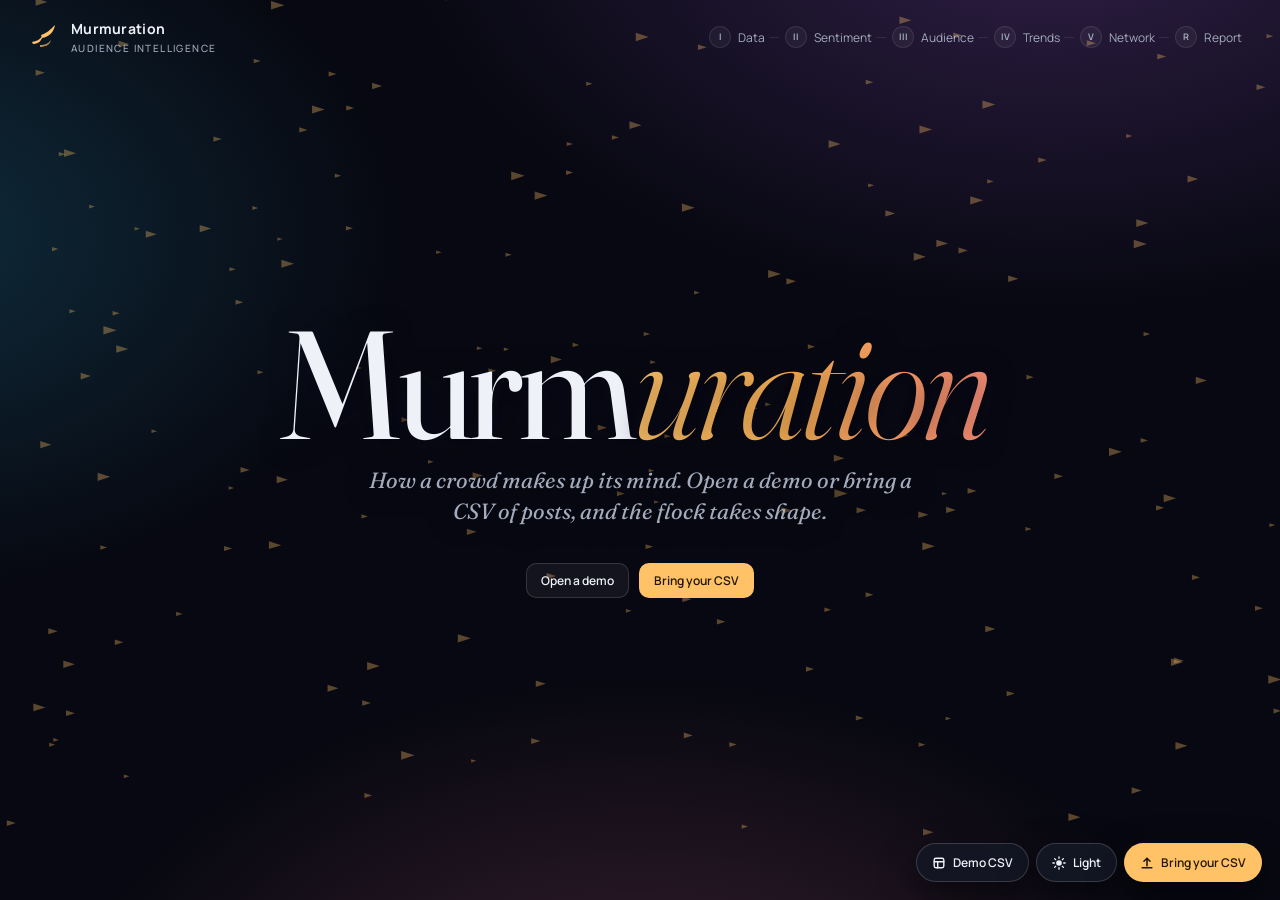
<file: index.html>
<!doctype html>
<html lang="en">
<head>
  <meta charset="utf-8">
  <script src="core/theme.js"></script>
  <meta name="viewport" content="width=device-width, initial-scale=1">
  <meta name="description" content="Murmuration provides social media audience intelligence across sentiment, demographics, trends, and network relationships.">
  <meta name="color-scheme" content="dark">
  <title>Murmuration</title>
  <link rel="icon" href="favicon.svg">
  <link rel="preconnect" href="https://fonts.googleapis.com"><link rel="preconnect" href="https://fonts.gstatic.com" crossorigin>
  <link href="https://fonts.googleapis.com/css2?family=Fraunces:ital,opsz,wght@0,9..144,300..700;1,9..144,300..700&family=Manrope:wght@400;500;600;700&display=swap" rel="stylesheet">
  <link rel="stylesheet" href="core/site.css">
  <style>
    /* Dusk over an estuary: the sky everyone looks up at when the starlings arrive. */
    :root{--bg:#070811;--a:#ffc266;--b:#b48cff;--dark-on-a:#241603;--glow1:#32204a;--glow2:#0f2c3b;--glow3:#3d2230}
    .sky-hero{position:relative;height:min(88vh,800px);min-height:560px;background:linear-gradient(180deg,#141a3a 0,#2b2350 44%,#8a4f5a 82%,#e7966a 100%);overflow:hidden}
    #flock{position:absolute;inset:0;width:100%;height:100%;display:block;cursor:crosshair}
    .over{position:absolute;inset:0;display:flex;flex-direction:column;pointer-events:none}
    .over .nav,.over .chips,.over a,.over button{pointer-events:auto}
    .nav .rail-label{display:none}
    .hero-t{margin-top:auto;padding-bottom:30px;text-shadow:0 2px 26px #0a0a1a99}
    .hero-t h1{font-size:clamp(58px,12vw,168px);margin:0 0 8px;line-height:.9}
    /* The five room colours, carried through the word on a slow loop. */
    .hero-t h1 em{background:linear-gradient(90deg,#ffc266,#ffb454,#ff9270,#ff9f9f,#b48cff,#8fc8ff,#35d0c0,#a3de76,#ffe0a6,#ffc266);background-size:400% 100%;-webkit-background-clip:text;background-clip:text;color:transparent;animation:drift 12s linear infinite}
    @keyframes drift{to{background-position:-133.333% 0}}
    .byo{display:grid;grid-template-columns:1.25fr 1fr;gap:14px}.byo-drop{display:flex;flex-direction:column;justify-content:center;align-items:center;text-align:center;min-height:200px;padding:30px 24px;border-radius:22px;border:1.5px dashed rgba(255,255,255,.28);background:linear-gradient(120deg,#ffc2661a,#b48cff1a);color:var(--ink);cursor:pointer;transition:border-color .2s,transform .2s}.byo-drop:hover{border-color:var(--a);transform:translateY(-3px)}.byo-drop b{font:400 34px/1.1 var(--display);margin:0 0 8px}.byo-drop span{color:var(--muted);font-size:13px;max-width:52ch}.byo-paper{display:flex;flex-direction:column;justify-content:center;padding:24px 26px;border-radius:22px;border:1px solid var(--line);background:var(--glass);text-decoration:none;transition:border-color .2s,transform .2s}.byo-paper:hover{border-color:#8fd0ff;transform:translateY(-3px)}.byo-paper small{font-size:10px;letter-spacing:.16em;text-transform:uppercase;color:#8fd0ff;font-weight:700}.byo-paper b{font:400 26px/1.15 var(--display);margin:8px 0}.byo-paper span{color:var(--muted);font-size:13px}a.kpi{text-decoration:none;display:block;transition:transform .2s,border-color .2s}a.kpi:hover,.kpi[data-drill]:hover{transform:translateY(-3px);border-color:var(--c)}
    @media(max-width:860px){.byo{grid-template-columns:1fr}}
    .hero-t p{font:italic 400 clamp(19px,2.3vw,30px)/1.3 var(--display);margin:0;max-width:760px}
    .flock-bar{display:flex;gap:12px;align-items:center;flex-wrap:wrap;margin-top:16px;font-size:12px;color:#f3ecf6}
    .ctas{display:flex;gap:8px;flex-wrap:wrap}
    .stats{display:grid;grid-template-columns:repeat(5,minmax(0,1fr));gap:10px;margin-top:-1px;padding-top:18px}
    .stats .kpi strong{font-size:38px}
    .rooms{display:grid;grid-template-columns:repeat(5,minmax(0,1fr));gap:10px}
    .room{display:flex;flex-direction:column;padding:18px 16px;border-radius:20px;border:1px solid var(--line);text-decoration:none;background:linear-gradient(170deg,color-mix(in srgb,var(--c) 18%,transparent),var(--glass) 66%);transition:transform .25s,border-color .25s;min-height:300px}
    .room:hover{transform:translateY(-5px);border-color:var(--c)}
    .room .n{font:italic 300 44px/1 var(--display);color:var(--c)}
    .room h3{margin:12px 0 2px}
    .room .q{font-size:11px;letter-spacing:.1em;text-transform:uppercase;color:var(--muted)}
    .room p{font:italic 400 15px/1.4 var(--display);color:#dfe3ee;margin:12px 0}
    .room svg{margin-top:auto;display:block;width:100%;height:44px;overflow:visible}
    .room .m{font-size:12px;color:var(--muted);margin-top:8px}.room .m b{color:var(--ink);font-weight:600}
    .trail{display:grid;grid-template-columns:repeat(5,minmax(0,1fr));gap:10px;position:relative;margin-top:16px}
    .trail:before{content:"";position:absolute;left:10%;right:10%;top:38px;height:1px;background:linear-gradient(90deg,#ffb454,#ffd27a,#35d0c0,#ff9270,#a3de76);opacity:.7}
    .stop{position:relative;padding:16px;border-radius:18px;background:#10121df2;border:1px solid var(--line);text-decoration:none;display:block;transition:border-color .2s}
    .stop:hover{border-color:var(--c)}
    .stop .k{display:grid;place-items:center;width:44px;height:44px;border-radius:50%;background:#10121d;border:1px solid var(--c);color:var(--c);font:italic 18px var(--display);margin:0 auto 10px}
    .stop .v{font:300 36px/1 var(--display);text-align:center;font-variant-numeric:tabular-nums}
    .stop .l{font-size:12px;color:var(--muted);text-align:center;margin:4px 0 8px;min-height:36px}
    .stop .s{font:italic 14px/1.35 var(--display);color:#dfe3ee;text-align:center}
    .glance{display:grid;grid-template-columns:1.1fr 1fr;gap:14px;align-items:stretch}
    .cols{display:grid;grid-template-columns:repeat(2,minmax(0,1fr));gap:6px 18px;font-size:12px;color:var(--muted);margin:10px 0 14px}
    .cols code{color:var(--ink);font-size:12px}
    @media(max-width:1080px){.glance{grid-template-columns:1fr}.stats .kpi strong{font-size:30px}}
    @media(max-width:860px){.rooms,.stats,.trail{grid-template-columns:repeat(2,minmax(0,1fr))}.rooms>:last-child,.stats>:last-child,.trail>:last-child{grid-column:1/-1}.trail:before{display:none}.room{min-height:0}}
    @media(max-width:620px){.rooms,.trail{grid-template-columns:1fr}.rail .step span{display:none}}
  </style>
  <link rel="stylesheet" href="core/balance.css">
</head>
<body>
  <section class="sky-hero" aria-labelledby="title">
    <canvas id="flock" role="img" aria-label="Visualization of anonymized audience accounts, grouped by platform, sentiment, or region."></canvas>
    <div class="over"><div class="shell" style="display:flex;flex-direction:column;height:100%;width:100%">
      <header class="nav">
        <div class="brand"><svg viewBox="0 0 32 32" aria-hidden="true"><g fill="#ffc266"><path d="M4 21c6-1 8-3 11-7-1 5-4 9-10 9z"/><path d="M13 14c6-2 9-5 14-10-1 7-6 12-13 13z"/><path d="M12 24c5 0 8-1 11-5-1 5-6 7-11 7z" opacity=".7"/></g></svg><div>Murmuration<small>Audience intelligence</small></div></div>
        <div id="rail"></div>
      </header>
      <div class="hero-t">
        <h1 id="title">Murm<em>uration</em></h1>
        <p>Analyze social conversations to understand audience sentiment, demographic composition, emerging topics, and information flow.</p>
        <div class="flock-bar"><div class="tabs" id="flock-by" style="background:#14162ab3"><button type="button" data-v="platform" aria-pressed="true">By platform</button><button type="button" data-v="mood" aria-pressed="false">By sentiment</button><button type="button" data-v="region" aria-pressed="false">By region</button></div><div class="tabs" id="flock-mode" style="background:#14162ab3"><button type="button" data-v="one" aria-pressed="true">All accounts</button><button type="button" data-v="split" aria-pressed="false">Split by group</button></div><span id="flock-note">Each point represents an anonymized account. Select a grouping to explore audience composition.</span></div>
      </div>
    </div></div>
  </section>

  <main class="shell" style="padding-top:0">
    <section class="stats" aria-label="Dataset overview" id="stats"></section>

    <div class="section-head"><h2>Analytics modules</h2><p>Explore five dimensions of audience behavior.</p></div>
    <section class="rooms" id="rooms" aria-label="Analytics modules"></section>

    <div class="section-head"><h2>Explore a trend across modules</h2><p>Track a selected topic across sentiment, audience, trends, and network activity.</p></div>
    <div class="chips" id="trail-tags" role="group" aria-label="Pick a trend"></div>
    <section class="trail" id="trail" aria-label="One trend across five chapters"></section>

    <div class="section-head"><h2>Analyze your dataset</h2><p>Upload a compatible post dataset to generate audience insights.</p></div>
    <section class="byo"><button type="button" class="byo-drop" data-door="drop"><b>Upload a CSV</b><span>Upload a CSV containing social posts. Data is processed locally in your browser.</span></button><button type="button" class="byo-paper" data-demo="1"><small>Demo data</small><b>Load a demo dataset</b><span>Five real brand moments, from a rebrand to an IPO. Every post in them is invented.</span></button></section>

    <div class="section-head"><h2>Data and methodology</h2><p>Dataset coverage, processing, and privacy information.</p></div>
    <section class="glance">
      <div class="glass plate">
        <h3>Dataset schema</h3>
        <p class="cap" id="data-line"></p>
        <div class="cols"><span><code>post_id</code>, <code>platform</code>, <code>timestamp</code></span><span><code>user_id</code>, always a code</span><span><code>text</code>, with its #hashtags</span><span><code>interaction</code>, <code>ref_post_id</code></span><span><code>sentiment</code>, <code>language</code></span><span><code>user_bio</code>, <code>user_location</code></span><span><code>followers</code>, <code>joined</code></span><span><code>parent_id</code></span></div>
        <div class="ctas" style="margin-top:auto"><a class="btn go" href="data/audience_sample.csv" download="audience_sample.csv">Download the dataset</a></div>
      </div>
      <div class="caveats" style="grid-template-columns:1fr;margin:0">
        <div class="caveat" data-sample="1"><b>Synthetic sample data</b>A seeded generator wrote every voice, post and quarrel. No real person is in here.</div>
        <div class="caveat"><b>Local processing</b>PageRank, Louvain, forecasts and all. Nothing you type or load is sent anywhere.</div>
        <div class="caveat"><b>Privacy safeguards</b>Bios and places are read once and never shown. Groups under five people are folded away.</div>
      </div>
    </section>
    <footer><span>Murmuration &middot; Utsav</span><a class="nx" href="listen/index.html">Open Data Ingestion &amp; Timeline &rarr;</a><em>How a crowd makes up its mind.</em></footer>
  </main>
  <script src="core/profiler.js"></script>
  <script src="core/kit.js"></script>
  <script src="core/senti_model.js"></script>
  <script src="core/senti.js"></script>
  <script src="core/hub.js"></script>
  <script src="core/door.js"></script>
  <script src="core/loupe.js"></script>
  <script src="core/home.js"></script>
  <script src="core/flight.js"></script>
</body>
</html>
</file>
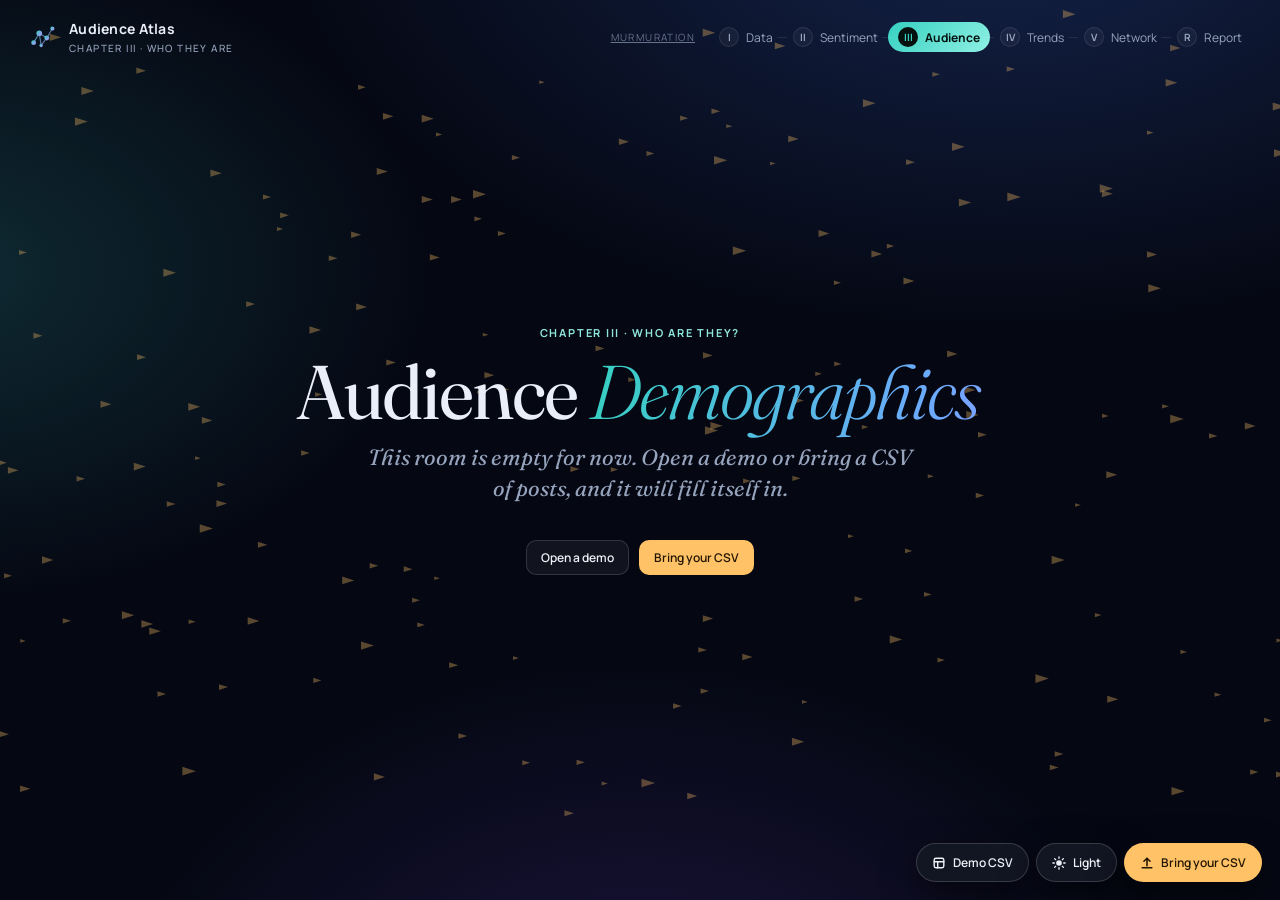
<file: atlas/index.html>
<!doctype html>
<html lang="en">
<head>
  <meta charset="utf-8">
  <script src="../core/theme.js"></script>
  <meta name="viewport" content="width=device-width, initial-scale=1">
  <meta name="description" content="Audience Atlas: a field guide to the people behind the posts. An interactive constellation of anonymous profiles, with language, region, calling, rhythm, reach and vocabulary plates.">
  <meta name="color-scheme" content="dark">
  <title>Audience Demographics | Murmuration</title>
  <link rel="icon" href="../favicon.svg">
  <link rel="preconnect" href="https://fonts.googleapis.com">
  <link rel="preconnect" href="https://fonts.gstatic.com" crossorigin>
  <link href="https://fonts.googleapis.com/css2?family=Fraunces:ital,opsz,wght@0,9..144,300..700;1,9..144,300..700&family=Manrope:wght@400;500;600;700&display=swap" rel="stylesheet">
  <style>
    :root{color-scheme:dark;--bg:#050813;--ink:#e9eef9;--muted:#97a4bd;--faint:#66738d;--line:rgba(255,255,255,.09);--glass:rgba(255,255,255,.045);--glass2:rgba(255,255,255,.075);--teal:#35d0c0;--violet:#b48cff;--gold:#ffc15e;--rose:#ff7a90;--blue:#6ea8ff;--display:"Fraunces","Iowan Old Style","Palatino Linotype",Palatino,Georgia,serif;--sans:"Manrope",Inter,ui-sans-serif,system-ui,-apple-system,"Segoe UI",Roboto,sans-serif}
    *{box-sizing:border-box}[hidden]{display:none!important}
    html{scroll-behavior:smooth}
    body{margin:0;background:var(--bg);color:var(--ink);font:14px/1.6 var(--sans);-webkit-font-smoothing:antialiased;overflow-x:hidden}
    body:before{content:"";position:fixed;inset:0;z-index:-2;background:radial-gradient(1200px 700px at 78% -10%,#14234a 0,transparent 60%),radial-gradient(900px 600px at -5% 30%,#0f2b33 0,transparent 55%),radial-gradient(900px 700px at 50% 120%,#1d1540 0,transparent 60%),var(--bg)}
    .aurora{position:fixed;inset:-20% -10% auto -10%;height:70vh;z-index:-1;pointer-events:none;filter:blur(70px);opacity:.55}
    .aurora i{position:absolute;border-radius:50%;animation:drift 26s ease-in-out infinite alternate}
    .aurora i:nth-child(1){left:8%;top:10%;width:34vw;height:30vh;background:#35d0c022;animation-duration:30s}
    .aurora i:nth-child(2){left:45%;top:0;width:38vw;height:34vh;background:#b48cff22;animation-duration:24s;animation-delay:-8s}
    .aurora i:nth-child(3){left:68%;top:22%;width:28vw;height:26vh;background:#ffc15e18;animation-duration:34s;animation-delay:-14s}
    @keyframes drift{to{transform:translate3d(6vw,5vh,0) scale(1.15)}}
    a{color:inherit}
    .shell{max-width:1280px;margin:auto;padding:0 28px}
    button,select,input{font:inherit;color:inherit}button{cursor:pointer}
    :focus-visible{outline:2px solid var(--teal);outline-offset:2px;border-radius:8px}

    /* top bar + framework rail */
    .nav{display:flex;align-items:center;justify-content:space-between;gap:16px;padding:18px 0 6px;flex-wrap:wrap}
    .brand{display:flex;align-items:center;gap:11px;font-weight:700;letter-spacing:.02em}
    .brand svg{width:30px;height:30px}
    .brand small{display:block;font-weight:500;color:var(--muted);letter-spacing:.14em;font-size:10px;text-transform:uppercase}
    .rail{display:flex;align-items:center;gap:0;font-size:12px}
    .rail-label{color:var(--faint);letter-spacing:.14em;text-transform:uppercase;font-size:10px;margin-right:14px}
    .step{display:flex;align-items:center;gap:7px;color:var(--muted);text-decoration:none;padding:5px 10px;border-radius:99px;position:relative}
    .step b{display:grid;place-items:center;width:20px;height:20px;border-radius:50%;border:1px solid var(--line);font-size:10px;background:var(--glass)}
    .step+.step:before{content:"";position:absolute;left:-6px;top:50%;width:10px;height:1px;background:var(--line)}
    a.step:hover{color:var(--ink);background:var(--glass)}
    .step.on{color:#04110f;background:linear-gradient(135deg,var(--teal),#8ff0e4);font-weight:700}
    .step.on b{background:#04110f;color:var(--teal);border-color:transparent}
    .back{color:var(--muted);text-decoration:none;font-size:12px}.back:hover{color:var(--ink)}

    /* hero */
    .hero{display:grid;grid-template-columns:1.25fr 1fr;gap:28px;align-items:end;padding:34px 0 22px}
    .eyebrow{display:inline-flex;align-items:center;gap:9px;text-transform:uppercase;letter-spacing:.16em;font-size:11px;color:#8fe6dc;font-weight:700}
    .live{width:7px;height:7px;border-radius:50%;background:var(--teal);box-shadow:0 0 0 0 #35d0c077;animation:pulse 2.2s infinite}
    @keyframes pulse{70%{box-shadow:0 0 0 9px #35d0c000}100%{box-shadow:0 0 0 0 #35d0c000}}
    h1{font:400 clamp(40px,6vw,76px)/.98 var(--display);letter-spacing:-.025em;margin:12px 0 16px}
    h1 em{font-style:italic;font-weight:300;background:linear-gradient(100deg,var(--teal),var(--blue) 45%,var(--violet) 75%,var(--gold));-webkit-background-clip:text;background-clip:text;color:transparent;background-size:200% 100%;animation:shine 9s linear infinite;padding-right:.06em}
    @keyframes shine{to{background-position:-200% 0}}
    .lede{color:var(--muted);max-width:560px;margin:0;font-size:15px;line-height:1.65}
    .kpis{display:grid;grid-template-columns:repeat(2,1fr);gap:10px}
    .kpi{padding:14px 16px;border-radius:16px;background:var(--glass);border:1px solid var(--line);backdrop-filter:blur(10px);position:relative;overflow:hidden}
    .kpi:before{content:"";position:absolute;right:-24px;top:-24px;width:84px;height:84px;border-radius:50%;background:var(--c,#35d0c0);opacity:.13;filter:blur(8px)}
    .kpi span{display:block;color:var(--muted);font-size:11px;letter-spacing:.06em;text-transform:uppercase}
    .kpi strong{display:block;font:400 34px/1.1 var(--display);margin:4px 0 0;font-variant-numeric:tabular-nums}
    .kpi small{color:var(--faint);font-size:11px}

    /* stage */
    .stage{position:relative;height:clamp(500px,74vh,720px);border-radius:26px;border:1px solid var(--line);background:radial-gradient(ellipse at 50% 38%,#0e1a38 0,#080d1d 62%,#060a16 100%);box-shadow:0 30px 90px #00000066,inset 0 0 0 1px #ffffff05;overflow:hidden;touch-action:pan-y}
    .stage:before{content:"";position:absolute;inset:0;background-image:radial-gradient(#ffffff14 1px,transparent 1.2px);background-size:34px 34px;mask-image:radial-gradient(ellipse at center,#000 30%,transparent 78%);-webkit-mask-image:radial-gradient(ellipse at center,#000 30%,transparent 78%);pointer-events:none}
    #sky{position:absolute;inset:0;width:100%;height:100%;display:block}
    .tip{position:absolute;pointer-events:none;z-index:4;padding:10px 13px;border-radius:12px;background:#0b1226ee;border:1px solid var(--line);backdrop-filter:blur(10px);box-shadow:0 12px 34px #0008;font-size:12px;max-width:240px;transform:translate(-50%,-125%)}
    .tip b{display:block;font-size:13px}.tip span{color:var(--muted)}.tip i{display:block;color:var(--faint);font-style:normal;font-size:11px;margin-top:3px}
    .fchips{position:absolute;left:16px;top:14px;right:16px;z-index:5;display:flex;gap:8px;flex-wrap:wrap}
    .fchip{display:flex;align-items:center;gap:8px;padding:6px 7px 6px 13px;border-radius:99px;background:#0b1226dd;border:1px solid #35d0c066;font-size:12px;backdrop-filter:blur(8px)}
    .fchip.w{border-color:#ffc15e77}
    .fchip button{border:0;width:22px;height:22px;border-radius:50%;background:var(--glass2);line-height:1}
    .fchip button:hover{background:#ffffff26}
    .hint{position:absolute;right:16px;top:14px;z-index:3;color:var(--faint);font-size:11px;letter-spacing:.06em;pointer-events:none;font-family:var(--display);font-style:italic;font-size:13px}
    .controls{position:absolute;left:12px;right:12px;bottom:12px;z-index:5;display:grid;gap:10px;padding:12px;border-radius:18px;background:#0a1122cc;border:1px solid var(--line);backdrop-filter:blur(14px)}
    .lens{display:flex;gap:6px;flex-wrap:wrap;align-items:center}
    .lens-label{color:var(--faint);font-size:10px;letter-spacing:.14em;text-transform:uppercase;margin-right:4px}
    .lens button{border:1px solid var(--line);background:transparent;color:var(--muted);padding:6px 13px;border-radius:99px;font-size:12px;font-weight:600;transition:.18s}
    .lens button:hover{color:var(--ink);background:var(--glass)}
    .lens button[aria-pressed=true]{color:#05110f;background:linear-gradient(135deg,var(--teal),#9ff3e8);border-color:transparent;box-shadow:0 6px 20px #35d0c033}
    .lens-note{margin-left:auto;color:var(--faint);font:italic 13px var(--display)}
    .timebar{display:grid;grid-template-columns:auto 1fr auto;gap:12px;align-items:center}
    .play{width:36px;height:36px;border-radius:50%;border:1px solid #35d0c055;background:#35d0c014;display:grid;place-items:center;transition:.18s}
    .play:hover{background:#35d0c033}.play svg{width:14px;height:14px;fill:var(--teal)}
    .scrub{position:relative;height:36px}
    .scrub svg{position:absolute;inset:3px 0 7px;width:100%;height:calc(100% - 10px);overflow:visible}
    input[type=range]{-webkit-appearance:none;appearance:none;position:absolute;inset:0;width:100%;height:100%;margin:0;background:transparent}
    input[type=range]::-webkit-slider-runnable-track{height:36px;background:transparent}
    input[type=range]::-moz-range-track{height:36px;background:transparent}
    input[type=range]::-webkit-slider-thumb{-webkit-appearance:none;width:4px;height:36px;border-radius:2px;background:var(--gold);box-shadow:0 0 14px 3px #ffc15e88}
    input[type=range]::-moz-range-thumb{width:4px;height:36px;border:0;border-radius:2px;background:var(--gold);box-shadow:0 0 14px 3px #ffc15e88}
    .date{font-variant-numeric:tabular-nums;font-size:12px;color:var(--muted);text-align:right;min-width:150px}
    .date b{color:var(--ink);font-weight:600}
    .legend{display:flex;flex-wrap:wrap;gap:8px;margin:14px 0 4px}
    .chip{display:inline-flex;align-items:center;gap:8px;padding:6px 12px;border-radius:99px;border:1px solid var(--line);background:var(--glass);font-size:12px;color:var(--muted);transition:.18s}
    .chip:hover{color:var(--ink);background:var(--glass2)}
    .chip i{width:9px;height:9px;border-radius:50%;background:var(--c);box-shadow:0 0 10px var(--c)}
    .chip b{color:var(--ink);font-weight:600;font-variant-numeric:tabular-nums}
    .chip[aria-pressed=true]{border-color:var(--c);color:var(--ink);background:#ffffff10}

    /* content */
    main{padding:14px 0 60px}
    .strip{display:flex;align-items:center;justify-content:space-between;gap:14px;flex-wrap:wrap;margin:18px 0 12px;padding:14px 18px;border-radius:16px;background:var(--glass);border:1px solid var(--line)}
    .strip strong{display:block;font-size:13px}.strip small{color:var(--muted);font-size:12px}
    .actions{display:flex;gap:8px;flex-wrap:wrap}
    .btn{border:1px solid var(--line);background:var(--glass);color:var(--ink);border-radius:10px;padding:8px 14px;font-weight:600;font-size:12px;transition:.18s}
    .btn:hover{background:var(--glass2)}.btn:disabled{opacity:.4;cursor:not-allowed}
    .file-input{position:absolute;width:1px;height:1px;overflow:hidden;clip:rect(0,0,0,0)}
    .file-input:focus-visible+.btn{outline:2px solid var(--teal);outline-offset:2px}
    .banner{margin:10px 0;padding:11px 15px;border-radius:12px;font-size:12px;display:flex;gap:10px;align-items:flex-start;border:1px solid var(--line)}
    .banner b{white-space:nowrap}
    .banner.demo{background:#ffc15e10;border-color:#ffc15e33;color:#f3dba9}
    .banner.error{background:#ff7a9012;border-color:#ff7a9040;color:#ffc4cd}
    .gate{display:inline-flex;align-items:center;gap:10px;margin:2px 0 0;padding:7px 14px 7px 8px;border-radius:99px;background:#35d0c012;border:1px solid #35d0c033;color:#bfeee9;font-size:12px}
    .gate b{display:grid;place-items:center;min-width:34px;height:24px;border-radius:99px;background:#35d0c022;color:var(--teal);font-size:11px;letter-spacing:.04em}
    h2{font:400 clamp(28px,3.4vw,40px)/1.1 var(--display);margin:0;letter-spacing:-.015em}
    h2 em{font-weight:300}
    h3{font:400 24px/1.1 var(--display);margin:0;letter-spacing:-.01em}
    .section-head{margin:54px 0 18px;display:flex;align-items:baseline;gap:16px;flex-wrap:wrap}
    .section-head p{margin:0;color:var(--muted);font:italic 15px var(--display)}
    .glass{background:var(--glass);border:1px solid var(--line);border-radius:20px;backdrop-filter:blur(10px)}

    /* field notes */
    .notes{display:grid;grid-template-columns:repeat(auto-fit,minmax(255px,1fr));gap:12px}
    .note{position:relative;padding:18px 18px 16px;border-radius:20px;border:1px solid var(--line);background:linear-gradient(160deg,color-mix(in srgb,var(--c) 13%,transparent),var(--glass) 62%);overflow:hidden}
    .note svg.ring{position:absolute;right:14px;top:14px;width:50px;height:50px;transform:rotate(-90deg)}
    .note .kick{font-size:10px;letter-spacing:.16em;text-transform:uppercase;color:var(--c);font-weight:700}
    .note .fig{font:300 62px/1 var(--display);margin:10px 0 4px;letter-spacing:-.03em;font-variant-numeric:tabular-nums}
    .note .fig small{font:400 24px var(--display);color:var(--muted);margin-left:3px}
    .note .head{font:italic 400 17px/1.3 var(--display);color:#dfe6f5;max-width:21ch}
    .note p{margin:10px 0 0;color:var(--muted);font-size:12.5px;line-height:1.55}

    /* personas */
    .personas{display:grid;grid-template-columns:repeat(4,minmax(0,1fr));gap:12px}
    .persona{padding:16px;border-radius:20px;border:1px solid var(--line);background:linear-gradient(160deg,color-mix(in srgb,var(--c) 14%,transparent),var(--glass) 55%);position:relative;overflow:hidden;transition:transform .25s,border-color .25s}
    .persona:hover{transform:translateY(-4px);border-color:var(--c)}
    .persona svg.av{display:block;margin-bottom:8px;overflow:visible}
    .persona h3{font-size:23px}
    .persona .meta{color:var(--muted);font-size:12px;margin:4px 0 10px}
    .persona .big{font:300 34px/1 var(--display);font-variant-numeric:tabular-nums}
    .persona .big small{font:500 12px var(--sans);color:var(--faint);margin-left:6px}
    .persona .row2{margin-top:10px;color:var(--muted);font-size:12px;border-top:1px solid var(--line);padding-top:9px;display:grid;gap:7px}
    .sig{display:flex;flex-wrap:wrap;gap:5px}
    .sig span{padding:2px 9px;border-radius:99px;background:#ffffff0d;border:1px solid var(--line);font-size:11px;color:#cfd8ea}

    /* plates */
    .plates{display:grid;grid-template-columns:1fr 1fr;gap:14px}
    .plate{padding:22px 24px;min-width:0;display:flex;flex-direction:column}
    .plate.wide{grid-column:1/-1}
    .plate-head{display:flex;justify-content:space-between;align-items:flex-start;gap:10px}
    .plate-no{display:block;font-size:10px;letter-spacing:.2em;text-transform:uppercase;color:var(--faint);margin-bottom:6px}
    .tag{border:1px solid var(--line);color:var(--muted);padding:3px 10px;border-radius:99px;font-size:10px;font-weight:700;white-space:nowrap;letter-spacing:.06em;text-transform:uppercase}
    .tag.warn{border-color:#ffc15e55;color:#ffd488}
    .cap{font:italic 400 15px/1.45 var(--display);color:#c3cde1;margin:8px 0 18px;max-width:46ch}
    .how{margin-top:auto;padding-top:16px;font-size:12px;color:var(--muted)}
    .how summary{cursor:pointer;color:var(--faint);letter-spacing:.06em;font-size:11px;text-transform:uppercase;list-style:none;display:inline-flex;gap:8px;align-items:center}
    .how summary::-webkit-details-marker{display:none}
    .how summary:before{content:"+";display:grid;place-items:center;width:16px;height:16px;border-radius:50%;border:1px solid var(--line);font-size:12px;line-height:1}
    .how[open] summary:before{content:"\2212"}
    .how p{margin:8px 0 0;max-width:60ch}
    .bars{display:grid;gap:10px}
    .row{display:grid;grid-template-columns:minmax(110px,200px) 1fr 86px;align-items:center;gap:12px;font-size:12px}
    .row .name{color:#d3dbec}
    .track{height:8px;background:#ffffff0d;border-radius:99px;overflow:hidden}
    .fill{display:block;height:100%;border-radius:99px;width:0;transition:width .7s cubic-bezier(.2,.8,.2,1)}
    .val{text-align:right;color:var(--muted);font-variant-numeric:tabular-nums;font-size:11px}
    .na{margin-top:12px;font-size:11px;color:var(--faint)}
    .empty{padding:30px 8px;text-align:center;color:var(--faint);font-size:12px}
    svg text{font-family:var(--sans)}
    .svgt{fill:var(--muted);font-size:11px}.svgt.b{fill:var(--ink);font-weight:600}.svgt.f{fill:var(--faint);font-size:10px}

    /* rhythm */
    .rhythm{display:grid;grid-template-columns:270px 1fr;gap:26px;align-items:center}
    .clock{width:100%;max-width:270px;height:auto;display:block;margin:auto}
    .clock .wedge{transition:d .5s,fill .5s}
    .heat{display:grid;gap:7px;min-width:0}
    .hrow{display:grid;grid-template-columns:132px 1fr 44px;gap:10px;align-items:center;font-size:12px}
    .hl{color:#d3dbec;white-space:nowrap;overflow:hidden;text-overflow:ellipsis}
    .hcells{display:grid;grid-template-columns:repeat(24,1fr);gap:2px}
    .hcells i{display:block;height:22px;border-radius:4px;background:#ffffff08}
    .hp{color:var(--faint);font-size:11px;text-align:right;font-variant-numeric:tabular-nums}
    .haxis{display:grid;grid-template-columns:132px 1fr 44px;gap:10px;color:var(--faint);font-size:10px}
    .haxis div{display:flex;justify-content:space-between}

    /* reach + tenure */
    .viz{width:100%;height:auto;display:block;overflow:visible}

    /* vocabulary */
    .vocab{display:flex;flex-wrap:wrap;gap:4px 14px;align-items:baseline;justify-content:center;padding:6px 0 2px;max-width:1000px;margin:0 auto}
    .word{border:0;background:none;padding:2px 3px;color:var(--c);font-family:var(--display);line-height:1.15;border-radius:8px;transition:transform .2s,background .2s,text-shadow .2s;text-shadow:0 0 0 transparent}
    .word:hover{transform:translateY(-2px) scale(1.06);text-shadow:0 0 18px var(--c)}
    .word[aria-pressed=true]{background:#ffffff14;box-shadow:inset 0 -2px 0 var(--c);text-shadow:0 0 18px var(--c)}
    .word.tagw{font-style:italic}
    .word sup{font:500 9px var(--sans);color:var(--faint);margin-left:2px}

    /* compare + table */
    .legend2{display:flex;gap:12px;flex-wrap:wrap;font-size:11px;color:var(--muted);margin:2px 0 12px}
    .legend2 span{display:inline-flex;align-items:center;gap:6px}.key{height:9px;width:9px;border-radius:3px;display:inline-block}
    .stack-row{display:grid;grid-template-columns:96px 1fr;gap:12px;align-items:center;margin-bottom:10px;font-size:12px}
    .stack{display:flex;height:20px;border-radius:7px;overflow:hidden;background:#ffffff0d}.stack i{display:block;height:100%;transition:width .5s}
    select{border:1px solid var(--line);background:#0c1326;border-radius:9px;padding:7px 28px 7px 11px;font-size:12px}
    .table-scroll{overflow:auto}
    table{border-collapse:collapse;width:100%;font-size:12px;min-width:620px}
    th,td{padding:11px 12px;border-top:1px solid var(--line);text-align:left}
    th{font-size:10px;text-transform:uppercase;letter-spacing:.1em;color:var(--faint);font-weight:600}
    td.num,th.num{text-align:right;font-variant-numeric:tabular-nums}

    /* method */
    .pipeline{display:grid;grid-template-columns:repeat(4,minmax(0,1fr));gap:12px;counter-reset:s;position:relative}
    .stepc{padding:18px;border-radius:18px;border:1px solid var(--line);background:var(--glass);position:relative}
    .stepc:not(:last-child):after{content:"";position:absolute;top:34px;right:-13px;width:14px;height:1px;background:linear-gradient(90deg,var(--teal),transparent)}
    .stepc .n{display:grid;place-items:center;width:30px;height:30px;border-radius:50%;background:#35d0c014;border:1px solid #35d0c044;color:var(--teal);font:500 15px var(--display);margin-bottom:12px}
    .stepc h3{font-size:20px;margin-bottom:6px}
    .stepc p{margin:0;color:var(--muted);font-size:12.5px;line-height:1.55}
    .never{display:flex;flex-wrap:wrap;gap:8px;align-items:center;margin-top:16px;font-size:12px;color:var(--muted)}
    .never .lab{font:italic 15px var(--display);color:#c3cde1;margin-right:6px}
    .never span.x{padding:4px 12px;border-radius:99px;border:1px dashed #ffffff26;text-decoration:line-through;text-decoration-color:var(--rose);text-decoration-thickness:1.5px;color:#aab6cd}
    .caveats{display:grid;grid-template-columns:repeat(3,minmax(0,1fr));gap:12px;margin-top:14px}
    .caveat{padding:14px 16px;border-radius:16px;border:1px solid var(--line);background:var(--glass);font-size:12.5px;color:var(--muted)}
    .caveat b{display:block;font:italic 400 17px var(--display);color:var(--ink);margin-bottom:3px}
    footer{margin-top:60px;padding:26px 0 40px;color:var(--faint);font-size:12px;border-top:1px solid var(--line);display:flex;justify-content:space-between;gap:12px;flex-wrap:wrap}
    footer em{font:italic 14px var(--display);color:var(--muted)}
    .sr{position:absolute;width:1px;height:1px;overflow:hidden;clip:rect(0,0,0,0)}

    .tabs{display:inline-flex;gap:2px;padding:3px;border-radius:99px;background:var(--glass);border:1px solid var(--line);flex-wrap:wrap}
    .tabs button{border:0;background:transparent;color:var(--muted);padding:5px 12px;border-radius:99px;font-size:12px;font-weight:600}
    .tabs button:hover{color:var(--ink)}
    .tabs button[aria-pressed=true]{background:linear-gradient(135deg,var(--teal),#9ff3e8);color:#05110f}
    .opts{display:flex;gap:10px;flex-wrap:wrap;align-items:center;margin-bottom:14px}
    .trendbar{display:flex;gap:8px;flex-wrap:wrap;align-items:center;margin:10px 0 4px}
    .trendbar .lab{font:italic 14px var(--display);color:#c3cde1;margin-right:4px}
    .tagc{border:1px solid var(--line);background:var(--glass);border-radius:99px;padding:4px 11px;font-size:12px;color:var(--muted)}
    .tagc:hover{color:var(--ink);background:var(--glass2)}
    .tagc[aria-pressed=true]{color:#2a1d04;background:var(--gold);border-color:transparent;font-weight:700}
    .fchip.t{border-color:#ffc15e77}
    .trow{display:grid;grid-template-columns:minmax(110px,190px) 1fr 62px;gap:12px;align-items:center;font-size:12px;margin-bottom:9px}
    .trow .name{color:#d3dbec}.trow .v{text-align:right;color:var(--muted);font-variant-numeric:tabular-nums;font-size:11px}
    .trow.wv{grid-template-columns:minmax(110px,170px) 1fr 138px}
    .sbar{display:flex;height:16px;border-radius:6px;overflow:hidden;background:#ffffff0d}.sbar i{display:block;height:100%;transition:width .6s cubic-bezier(.2,.8,.2,1)}
    .lgd{display:flex;gap:12px;flex-wrap:wrap;font-size:11px;color:var(--muted);margin:0 0 12px}.lgd span{display:inline-flex;gap:6px;align-items:center}.lgd i{width:9px;height:9px;border-radius:3px;display:inline-block}
    .scrollx{overflow-x:auto}
    .fgrid{display:grid;gap:3px;min-width:760px;font-size:11px}
    .fgrid button.h{border:0;background:none;color:var(--muted);font-size:11px;padding:6px 1px;border-radius:7px;font-family:var(--sans)}
    .fgrid button.h:hover{color:var(--ink)}.fgrid button.h[aria-pressed=true]{background:var(--gold);color:#2a1d04;font-weight:700}
    .fgrid .l{color:#d3dbec;font-size:12px;align-self:center;padding-right:8px}
    .fgrid .c{height:36px;border-radius:7px;display:grid;place-items:center;color:#eef3fb;font-variant-numeric:tabular-nums;background:#ffffff08;position:relative}
    .fgrid .c.hot{box-shadow:inset 0 0 0 1.5px var(--gold)}
    .faceoff{padding:22px 24px}
    .fo-pick{display:grid;grid-template-columns:1fr auto 1fr;gap:14px;align-items:center;margin-bottom:18px}
    .fo-pick select{width:100%;font:italic 20px var(--display);padding:10px 34px 10px 14px;border-radius:12px}
    .fo-pick b{font:italic 400 22px var(--display);color:var(--faint)}
    .fo-row{display:grid;grid-template-columns:1fr 160px 1fr;gap:12px;align-items:center;font-size:12px;margin-bottom:8px}
    .fo-row .m{text-align:center;color:var(--muted)}
    .fo-s{display:flex;align-items:center;gap:8px}.fo-s.a{flex-direction:row-reverse}
    .fo-s .bar{flex:1;height:12px;background:#ffffff0a;border-radius:99px;overflow:hidden;display:flex}.fo-s.a .bar{justify-content:flex-end}
    .fo-s .bar i{display:block;height:100%;border-radius:99px;transition:width .6s cubic-bezier(.2,.8,.2,1)}
    .fo-s b{min-width:50px;font-weight:600;font-variant-numeric:tabular-nums}.fo-s.a b{text-align:right}
    .fo-s.lead b{color:var(--gold)}
    .fo-words{display:grid;grid-template-columns:1fr 1fr;gap:14px;margin-top:16px}
    .fo-words>div{display:flex;flex-wrap:wrap;gap:6px;align-items:center}.fo-words>div:first-child{justify-content:flex-end}
    .fo-words span{padding:3px 10px;border-radius:99px;background:#ffffff0d;border:1px solid var(--line);font:italic 14px var(--display);color:#dfe6f5}
    @media(max-width:560px){.fo-pick{grid-template-columns:1fr}.fo-pick b{text-align:center}.fo-row{grid-template-columns:1fr 92px 1fr;gap:6px;font-size:11px}.fo-s b{min-width:34px}.trow{grid-template-columns:1fr 54px}.trow .name{grid-column:1/-1}.trow.wv{grid-template-columns:1fr 124px}.faceoff{padding:18px 16px}}
    @media(max-width:1000px){.hero{grid-template-columns:1fr}.personas{grid-template-columns:repeat(2,minmax(0,1fr))}.rail-label{display:none}.rhythm{grid-template-columns:1fr}.pipeline{grid-template-columns:repeat(2,minmax(0,1fr))}.stepc:after{display:none}}
    @media(max-width:860px){.plates{grid-template-columns:1fr}.shell{padding:0 16px}.lens-note{display:none}.hint{display:none}.date{min-width:0}.caveats{grid-template-columns:1fr}}
    @media(max-width:560px){.personas{grid-template-columns:1fr}.row{grid-template-columns:1fr 78px;grid-template-areas:"n v" "t t"}.row .name{grid-area:n}.row .val{grid-area:v}.row .track{grid-area:t}.stack-row{grid-template-columns:1fr}.stage{height:680px}.step span{display:none}.timebar{grid-template-columns:auto 1fr}.date{grid-column:1/-1;text-align:left}.lens button{padding:6px 10px}.pipeline{grid-template-columns:1fr}.hrow,.haxis{grid-template-columns:84px 1fr 34px}.note .fig{font-size:54px}}
    @media(prefers-reduced-motion:reduce){*{animation:none!important;transition:none!important}}
  </style>
  <link rel="stylesheet" href="../core/balance.css">
</head>
<body>
  <div class="aurora" aria-hidden="true"><i></i><i></i><i></i></div>

  <div class="shell">
    <header class="nav">
      <div class="brand">
        <svg viewBox="0 0 32 32" aria-hidden="true"><defs><linearGradient id="lg" x1="0" y1="0" x2="1" y2="1"><stop offset="0" stop-color="#35d0c0"/><stop offset="1" stop-color="#b48cff"/></linearGradient></defs><g stroke="url(#lg)" stroke-width="1.2" fill="none" opacity=".7"><path d="M6 22 12 12 20 17 26 7M12 12 14 25 20 17"/></g><g fill="url(#lg)"><circle cx="6" cy="22" r="2.6"/><circle cx="12" cy="12" r="3"/><circle cx="20" cy="17" r="2.6"/><circle cx="26" cy="7" r="2.2"/><circle cx="14" cy="25" r="1.8"/></g></svg>
        <div>Audience Atlas<small>Chapter III &middot; Who they are</small></div>
      </div>
      <nav class="rail" aria-label="Chapters"><a class="rail-label" href="../index.html" style="text-decoration:none">Murmuration</a><a class="step" href="../listen/index.html"><b>I</b><span>Data</span></a><a class="step" href="../weather/index.html"><b>II</b><span>Sentiment</span></a><span class="step on" aria-current="page"><b>III</b><span>Audience</span></span><a class="step" href="../swell/index.html"><b>IV</b><span>Trends</span></a><a class="step" href="../grapevine/index.html"><b>V</b><span>Network</span></a><a class="step" href="../report/index.html"><b>R</b><span>Reports</span></a></nav>
      <a class="back" href="../index.html">&larr; Murmuration home</a>
    </header>

    <section class="hero" aria-labelledby="title">
      <div>
        <div class="eyebrow"><i class="live"></i> Chapter III &middot; Aggregate audience profile</div>
        <h1 id="title">Audience <em>profile</em></h1>
        <p class="lede">Explore aggregate audience characteristics, including geography, language, activity patterns, and inferred interests. Select a segment to filter the analysis.</p>
      </div>
      <div class="kpis" aria-label="Summary">
        <div class="kpi" style="--c:#35d0c0"><span>People mapped</span><strong id="k-users">&ndash;</strong><small id="k-users-sub">anonymous IDs</small></div>
        <div class="kpi" style="--c:#6ea8ff"><span>Posts read</span><strong id="k-posts">&ndash;</strong><small id="k-posts-sub">in view</small></div>
        <div class="kpi" style="--c:#b48cff"><span>Languages detected</span><strong id="k-langs">&ndash;</strong><small id="k-multi">&nbsp;</small></div>
        <div class="kpi" style="--c:#ffc15e"><span>Place stated</span><strong id="k-cov">&ndash;</strong><small id="k-cov-sub">&nbsp;</small></div>
      </div>
    </section>

    <section class="stage" id="stage" aria-label="Audience constellation">
      <canvas id="sky" role="img" aria-label="Constellation of anonymous audience profiles grouped by the selected lens. Group totals are listed below the chart."></canvas>
      <div class="fchips" id="fchips" hidden></div>
      <div class="hint" id="hint">hover to read &middot; click to follow</div>
      <div class="tip" id="tip" hidden></div>
      <div class="controls" id="controls">
        <div class="lens" role="group" aria-label="Group dots by">
          <span class="lens-label">Group by</span>
          <button type="button" data-lens="language" aria-pressed="false">Language</button>
          <button type="button" data-lens="region" aria-pressed="true">Region</button>
          <button type="button" data-lens="interest" aria-pressed="false">Interest</button>
          <button type="button" data-lens="age" aria-pressed="false">Life stage</button>
          <button type="button" data-lens="platform" aria-pressed="false">Platform</button>
          <button type="button" data-lens="mood" aria-pressed="false" data-net>Mood</button>
          <button type="button" data-lens="manner" aria-pressed="false" data-net>Manner</button>
          <span class="lens-note" id="lens-note"></span>
        </div>
        <div class="timebar">
          <button type="button" class="play" id="play" aria-label="Play timeline"></button>
          <div class="scrub">
            <svg id="spark" viewBox="0 0 100 30" preserveAspectRatio="none" aria-hidden="true"></svg>
            <input type="range" id="time" min="0" max="1000" value="1000" aria-label="Timeline: when profiles first appeared">
          </div>
          <div class="date" id="date" aria-live="off"></div>
        </div>
      </div>
    </section>
    <div class="legend" id="legend" role="group" aria-label="Groups in the constellation"></div>
    <div class="trendbar" id="trendbar" role="group" aria-label="Light up by trend" hidden><span class="lab">Light up a trend</span><span id="trendchips" style="display:contents"></span></div>
  </div>

  <main class="shell">
    <section class="strip" aria-label="Dataset">
      <div><strong id="dataset-title">Loading dataset&hellip;</strong><small id="dataset-meta">Looking for data</small></div>
      <div class="actions">
        <a class="btn" href="../data/audience_sample.csv" download="audience_sample.csv">Download the dataset</a>
        <input class="file-input" id="csv-file" type="file" accept=".csv,text/csv">
        <label class="btn" for="csv-file" role="button">Load a CSV</label>
        <button class="btn" id="download" type="button" disabled>Save this view</button>
      </div>
    </section>
    <div id="notice" role="status"></div>
    <div class="gate" title="Groups under 5 profiles fold into Other. Words used by under 5 profiles never appear."><b>k = 5</b><span>No names, bios or handles on screen. Small groups fold into &ldquo;Other&rdquo;.</span></div>

    <div class="section-head"><h2>Audience summary</h2><p>Summary statistics for the currently selected dataset.</p></div>
    <section class="notes" id="notes" aria-label="Audience summary"></section>

    <div class="section-head"><h2>Audience segments</h2><p>Aggregated audience segments. No individual-level profiles are displayed.</p></div>
    <section class="personas" id="personas" aria-label="Audience personas"></section>

    <div class="section-head"><h2>Analysis</h2><p>Every lens in detail.</p></div>
    <div class="plates">
      <section class="glass plate" aria-labelledby="h-lang">
        <div class="plate-head"><div><span class="plate-no">Plate I</span><h3 id="h-lang">Language distribution</h3></div><span class="tag">Language</span></div>
        <p class="cap">The language each profile reaches for first.</p>
        <div class="bars" id="bars-language"></div><div class="na" id="na-language"></div>
        <details class="how"><summary>How it is read</summary><p>The language tag on each post decides it. When a post has no tag, the writing script (Devanagari, Arabic, Cyrillic and so on) gives it away. Mixed speech such as Hinglish keeps its own line.</p></details>
      </section>
      <section class="glass plate" aria-labelledby="h-reg">
        <div class="plate-head"><div><span class="plate-no">Plate II</span><h3 id="h-reg">Geographic distribution</h3></div><span class="tag">Region</span></div>
        <p class="cap">Where the crowd says it lives, folded into world regions.</p>
        <div class="bars" id="bars-region"></div><div class="na" id="na-region"></div>
        <details class="how"><summary>How it is read</summary><p>City and country names in the location field are matched to a world region. Exact places are never shown, and a blank or joke location counts as not stated.</p></details>
      </section>
      <section class="glass plate" aria-labelledby="h-int">
        <div class="plate-head"><div><span class="plate-no">Plate III</span><h3 id="h-int">Professional interests</h3></div><span class="tag">Interest</span></div>
        <p class="cap">What people do, or love doing, in their own words.</p>
        <div class="bars" id="bars-interest"></div><div class="na" id="na-interest"></div>
        <details class="how"><summary>How it is read</summary><p>Keyword rules read each bio for work and hobby themes. A bio can carry several, so these shares add up past 100%. In the constellation each dot sits in its first match.</p></details>
      </section>
      <section class="glass plate" aria-labelledby="h-age">
        <div class="plate-head"><div><span class="plate-no">Plate IV</span><h3 id="h-age">Estimated age bands</h3></div><span class="tag warn">Faint signal</span></div>
        <p class="cap">A hint of life stage, from words like &ldquo;student&rdquo; or &ldquo;retired&rdquo;.</p>
        <div class="bars" id="bars-age"></div><div class="na" id="na-age"></div>
        <details class="how"><summary>How it is read</summary><p>Most bios give no hint at all. This is a group-level estimate from self-described words and says nothing about any one person.</p></details>
      </section>

      <section class="glass plate wide" aria-labelledby="h-rh">
        <div class="plate-head"><div><span class="plate-no">Plate V</span><h3 id="h-rh">Posting activity</h3></div><span class="tag">Posting hours &middot; UTC</span></div>
        <p class="cap">When the crowd posts, hour by hour. The rows follow the lens you picked above.</p>
        <div class="rhythm">
          <div><svg class="clock" id="clock" viewBox="-130 -130 260 260" role="img" aria-label="24-hour clock of posting activity in UTC"></svg></div>
          <div><div class="heat" id="heat"></div><div class="haxis" id="haxis" hidden><span></span><div><span>00</span><span>06</span><span>12</span><span>18</span><span>23</span></div><span></span></div></div>
        </div>
        <details class="how"><summary>How it is read</summary><p>Each wedge adds up posts in that UTC hour; longer means busier. A region that posts late at night in UTC is usually awake in the evening where it lives. Hours are counted for every post by the profiles in view.</p></details>
      </section>

      <section class="glass plate" aria-labelledby="h-rc">
        <div class="plate-head"><div><span class="plate-no">Plate VI</span><h3 id="h-rc">Follower distribution</h3></div><span class="tag">Followers</span></div>
        <p class="cap">Mostly small voices, and a few loud ones.</p>
        <svg class="viz" id="reach" viewBox="0 0 500 170" role="img" aria-label="Follower tiers as bubbles"></svg><div class="na" id="na-reach"></div>
        <details class="how"><summary>How it is read</summary><p>Public follower counts, grouped into five tiers. Bubble area follows the number of profiles in each tier.</p></details>
      </section>
      <section class="glass plate" aria-labelledby="h-tn">
        <div class="plate-head"><div><span class="plate-no">Plate VII</span><h3 id="h-tn">Account age</h3></div><span class="tag">Account age</span></div>
        <p class="cap">When their accounts were opened.</p>
        <svg class="viz" id="tenure" viewBox="0 0 500 170" role="img" aria-label="Account age cohorts as columns"></svg><div class="na" id="na-tenure"></div>
        <details class="how"><summary>How it is read</summary><p>Public join dates, grouped into two-year cohorts. A tall right-hand column means a young audience on that platform.</p></details>
      </section>

      <section class="glass plate wide" aria-labelledby="h-vo">
        <div class="plate-head"><div><span class="plate-no">Plate VIII</span><h3 id="h-vo">Profile topics</h3></div><span class="tag">Bio words</span></div>
        <p class="cap">The words people use to introduce themselves. Tap one and its owners light up in the constellation above.</p>
        <div class="vocab" id="vocab"></div><div class="na" id="na-vocab" style="text-align:center"></div>
        <details class="how"><summary>How it is read</summary><p>Only words used by at least 5 profiles appear, and common filler words are dropped. Larger means more profiles. Italic words are hashtags. The bios themselves are never shown.</p></details>
      </section>

      <section class="glass plate wide" data-net aria-labelledby="h-fa">
        <div class="plate-head"><div><span class="plate-no">Plate IX</span><h3 id="h-fa">Topic interests</h3></div><span class="tag">Trends</span></div>
        <p class="cap">Which crowds wear which tags. Tap a tag to light up everyone wearing it.</p>
        <div class="opts"><div class="tabs" id="fash-dim"><button type="button" data-d="region" aria-pressed="true">Regions</button><button type="button" data-d="interest" aria-pressed="false">Professional interests</button><button type="button" data-d="language" aria-pressed="false">Languages</button><button type="button" data-d="age" aria-pressed="false">Life stages</button><button type="button" data-d="cohort" aria-pressed="false">Account age</button></div></div>
        <div class="scrollx"><div class="fgrid" id="fgrid"></div></div>
        <details class="how"><summary>How it is read</summary><p>Each number is the share of a group who used that hashtag. A gold outline means the group took it up at least one and a half times as often as everyone else. Cells with fewer than 5 people stay blank.</p></details>
      </section>

      <section class="glass plate" data-net aria-labelledby="h-te">
        <div class="plate-head"><div><span class="plate-no">Plate X</span><h3 id="h-te">Sentiment by segment</h3></div><span class="tag">Mood</span></div>
        <p class="cap">Who runs warm, and who runs sour.</p>
        <div class="opts"><div class="tabs" id="temp-dim"><button type="button" data-d="region" aria-pressed="true">Regions</button><button type="button" data-d="interest" aria-pressed="false">Professional interests</button><button type="button" data-d="language" aria-pressed="false">Languages</button><button type="button" data-d="platform" aria-pressed="false">Platforms</button></div></div>
        <div class="lgd"><span><i style="background:#ff7a90"></i>Sour</span><span><i style="background:#566178"></i>Even</span><span><i style="background:#7be08a"></i>Warm</span></div>
        <div id="temper"></div>
        <details class="how"><summary>How it is read</summary><p>Groups are sorted from warmest to sourest by the share of positive minus negative posts. The number on the right is that balance, from &minus;100 to +100.</p></details>
      </section>

      <section class="glass plate" data-net aria-labelledby="h-ma">
        <div class="plate-head"><div><span class="plate-no">Plate XI</span><h3 id="h-ma">Manners</h3></div><span class="tag">How they join in</span></div>
        <p class="cap">Some start things, some answer, some pass it along.</p>
        <div class="opts"><div class="tabs" id="man-dim"><button type="button" data-d="platform" aria-pressed="true">Platforms</button><button type="button" data-d="region" aria-pressed="false">Regions</button><button type="button" data-d="interest" aria-pressed="false">Professional interests</button><button type="button" data-d="age" aria-pressed="false">Life stages</button></div></div>
        <div class="lgd" id="man-lgd"></div>
        <div id="manners"></div>
        <details class="how"><summary>How it is read</summary><p>Every post, reply, quote, repost and share by the group, as shares of what it does. The label on the right is the style this group has more of than the other groups do.</p></details>
      </section>

      <section class="glass plate wide" data-net aria-labelledby="h-ov">
        <div class="plate-head"><div><span class="plate-no">Plate XII</span><h3 id="h-ov">Audience engagement</h3></div><span class="tag">Attention</span></div>
        <p class="cap">How many reactions each post earns, and how far a big following carries it.</p>
        <div class="opts"><div class="tabs" id="att-dim"><button type="button" data-d="reach" aria-pressed="true">Follower tier</button><button type="button" data-d="interest" aria-pressed="false">Professional interests</button><button type="button" data-d="region" aria-pressed="false">Regions</button><button type="button" data-d="cohort" aria-pressed="false">Account age</button><button type="button" data-d="platform" aria-pressed="false">Platforms</button></div></div>
        <div id="ovation"></div>
        <details class="how"><summary>How it is read</summary><p>Replies, quotes, reposts and shares received from other people, divided by the group&rsquo;s own original posts. Reposts by the group itself are left out.</p></details>
      </section>
    </div>

    <div data-net>
      <div class="section-head"><h2>Segment comparison</h2><p>Pick two crowds and put them side by side.</p></div>
      <section class="glass faceoff" aria-label="Compare two groups">
        <div class="opts"><div class="tabs" id="fo-dim"><button type="button" data-d="region" aria-pressed="true">Regions</button><button type="button" data-d="interest" aria-pressed="false">Professional interests</button><button type="button" data-d="language" aria-pressed="false">Languages</button><button type="button" data-d="platform" aria-pressed="false">Platforms</button><button type="button" data-d="age" aria-pressed="false">Life stages</button></div></div>
        <div class="fo-pick"><label class="sr" for="fo-a">First crowd</label><select id="fo-a"></select><b>versus</b><label class="sr" for="fo-b">Second crowd</label><select id="fo-b"></select></div>
        <div id="fo-rows"></div>
        <div class="fo-words" id="fo-words"></div>
      </section>
    </div>

    <div class="section-head"><h2>Platform comparison</h2><p>How each platform&rsquo;s crowd differs.</p></div>
    <section class="glass plate" aria-labelledby="h-plat">
      <div class="plate-head"><h3 id="h-plat" class="sr">Compare platforms</h3>
        <div style="margin-left:auto"><label for="dim" class="sr">Dimension</label><select id="dim" aria-label="Choose what to compare"><option value="language">Languages</option><option value="region">Regions</option><option value="interest">Professional interests</option></select></div></div>
      <div class="legend2" id="stack-legend"></div><div id="stack"></div>
    </section>

    <div class="section-head"><h2>Audience segment combinations</h2><p>The biggest region and calling pairings.</p></div>
    <section class="glass plate" aria-labelledby="h-seg">
      <h3 id="h-seg" class="sr">Largest audience segments</h3>
      <div class="table-scroll"><table><thead><tr><th>Region</th><th>Calling</th><th>Main language</th><th>Main platform</th><th class="num">Profiles</th></tr></thead><tbody id="seg-body"></tbody></table></div>
    </section>

    <div class="section-head"><h2>Demographic inference methodology</h2><p>Four steps, and a few things it will never do.</p></div>
    <section class="pipeline" aria-label="Demographic inference methodology">
      <div class="stepc"><div class="n">1</div><h3>Read</h3><p>Public signals only: the bio, the stated place, the language tag, posting hours, follower count, join date, and how each profile joins the conversation.</p></div>
      <div class="stepc"><div class="n">2</div><h3>Match</h3><p>Plain keyword rules and script detection. No model is trained and nothing leaves your browser.</p></div>
      <div class="stepc"><div class="n">3</div><h3>Count</h3><p>One light is one anonymous ID. Brand and official accounts are set aside, not counted as audience.</p></div>
      <div class="stepc"><div class="n">4</div><h3>Gate</h3><p>Any group under 5 folds into Other. Any word used by fewer than 5 profiles never appears.</p></div>
    </section>
    <div class="never"><span class="lab">Left out on purpose</span><span class="x">Names</span><span class="x">Handles</span><span class="x">Gender</span><span class="x">Ethnicity</span><span class="x">Religion</span><span class="x">Politics</span><span class="x">Health</span><span class="x">Exact location</span></div>
    <div class="caveats">
      <div class="caveat"><b>Self-reported</b>Bios and places are short, optional and sometimes jokes.</div>
      <div class="caveat"><b>Rules miss people</b>Every &ldquo;not available&rdquo; count is a profile the rules could not read.</div>
      <div class="caveat"><b>One ID, one light</b>The same person on two platforms counts twice.</div>
    </div>

    <footer><span>Chapter III of Murmuration &middot; Utsav</span><a href="../swell/index.html" style="font:italic 16px var(--display);color:var(--ink);text-decoration:none">Next: Trend Intelligence &rarr;</a><em>Every voice here is synthetic unless you load your own file.</em></footer>
  </main>

  <script src="../core/profiler.js"></script>
  <script src="../core/kit.js"></script>
  <script src="../core/senti_model.js"></script>
  <script src="../core/senti.js"></script>
  <script src="../core/hub.js"></script>
  <script src="../core/door.js"></script>
  <script src="../core/loupe.js"></script>
  <script>
  (function () {
    'use strict';
    if (window.MURMUR_EMPTY) return;
    var P = window.Profiler, K = P.K_MIN;
    var $ = function (id) { return document.getElementById(id); };
    var reduce = !!(window.matchMedia && window.matchMedia('(prefers-reduced-motion: reduce)').matches);

    var SHARED = '../../data/posts.csv';
    var SAMPLE_CSV = '../data/audience_sample.csv';
    var SAMPLE_JS = '../data/audience_sample.js';
    var A = '../a-data-collection/output/';
    var SIDECARS = [A + 'live_post_metadata.csv', A + 'demo_post_metadata.csv'];

    var PALETTE = ['#6ea8ff', '#35d0c0', '#ffc15e', '#ff7a90', '#b48cff', '#7be08a', '#ff9f6e', '#5cd1ff', '#e58cff', '#c8d46a'];
    var C_OTHER = '#8b95a9', C_NA = '#5f6b82';
    var LENS_NAMES = { language: 'Language', region: 'Region', interest: 'Interest', age: 'Life stage', platform: 'Platform', mood: 'Mood', manner: 'Manner' };
    var LENS_NOTES = {
      language: 'The tongue each profile uses most.',
      region: 'World region, from the stated place.',
      interest: 'Each profile’s first calling.',
      age: 'Life-stage words in the bio. A faint signal.',
      platform: 'Where each profile posts.',
      mood: 'How each profile usually sounds.',
      manner: 'Starts things, answers, or passes it on.'
    };
    var ARCH = {
      'Technology & Software': 'The Builder', 'Marketing, Media & Brands': 'The Storyteller',
      'Business & Entrepreneurship': 'The Founder', 'Students & Education': 'The Learner',
      'Sustainability & Design': 'The Steward', 'Consumer & Customer Experience': 'The Everyday Voice',
      'Finance & Economics': 'The Analyst', 'Health & Wellness': 'The Caretaker',
      'Entertainment & Sports': 'The Fan', 'Travel & Food': 'The Explorer'
    };
    var INTEREST_ORDER = Object.keys(ARCH);
    var PLAY_MS = 14000;
    var FONT = getComputedStyle(document.body).fontFamily;

    var S = {
      aud: [], orgCount: 0, lens: 'region', selIdx: -1, word: null, tag: null, hasNet: false, t: 1, tMin: 0, tMax: 1, playing: false,
      grouping: null, colors: {}, parts: [], layout: null, hover: -1, mouse: null,
      W: 0, H: 0, dpr: 1, ctx: null, onscreen: true, vc: [], agg: null, manual: false, last: 0, rq: 0, gi: [], platCount: 0
    };

    function esc(s) { return String(s).replace(/[&<>"']/g, function (c) { return { '&': '&amp;', '<': '&lt;', '>': '&gt;', '"': '&quot;', "'": '&#39;' }[c]; }); }
    function fmt(n) { return Number(n).toLocaleString('en-US'); }
    function nText(it) { return it.hidden ? '<' + K : fmt(it.n); }
    function pad2(n) { return (n < 10 ? '0' : '') + n; }
    function notice(kind, html) { $('notice').innerHTML = html ? '<div class="banner ' + kind + '">' + html + '</div>' : ''; }
    function hexA(hex, a) { var n = parseInt(hex.slice(1), 16); return 'rgba(' + (n >> 16) + ',' + ((n >> 8) & 255) + ',' + (n & 255) + ',' + a + ')'; }
    function hash(s) { var h = 2166136261; for (var i = 0; i < s.length; i++) { h ^= s.charCodeAt(i); h = Math.imul(h, 16777619); } return h >>> 0; }
    function easeOutBack(x) { var c1 = 1.70158, c3 = c1 + 1; return 1 + c3 * Math.pow(x - 1, 3) + c1 * Math.pow(x - 1, 2); }

    // night violet -> dawn rose -> noon gold -> dusk coral -> night violet
    var HOUR_KEYS = [[0, [106, 92, 255]], [6, [255, 122, 168]], [12, [255, 193, 94]], [18, [255, 122, 92]], [24, [106, 92, 255]]];
    function hourRGB(h) {
      for (var i = 0; i < HOUR_KEYS.length - 1; i++) {
        var a = HOUR_KEYS[i], b = HOUR_KEYS[i + 1];
        if (h >= a[0] && h <= b[0]) { var t = (h - a[0]) / (b[0] - a[0]); return [0, 1, 2].map(function (c) { return Math.round(a[1][c] + (b[1][c] - a[1][c]) * t); }); }
      }
      return HOUR_KEYS[0][1];
    }
    function hourColor(h, alpha) { var c = hourRGB(h + 0.5); return 'rgba(' + c[0] + ',' + c[1] + ',' + c[2] + ',' + alpha + ')'; }

    /* ============================== data loading ============================== */
    function fetchText(url) {
      return fetch(url, { cache: 'no-store' }).then(function (r) {
        if (!r.ok) throw new Error(url + ' returned ' + r.status);
        return r.text();
      });
    }
    function tryText(url) { return fetchText(url).catch(function () { return null; }); }

    function loadSampleText() {
      if (window.SAMPLE_AUDIENCE_CSV) return Promise.resolve(window.SAMPLE_AUDIENCE_CSV);
      return fetchText(SAMPLE_CSV).catch(function () {
        // Opened straight from disk (file://), where fetch is blocked: load the same data as a script.
        return new Promise(function (resolve, reject) {
          var s = document.createElement('script');
          s.src = SAMPLE_JS;
          s.onload = function () { window.SAMPLE_AUDIENCE_CSV ? resolve(window.SAMPLE_AUDIENCE_CSV) : reject(new Error('empty')); };
          s.onerror = function () { reject(new Error('sample missing')); };
          document.head.appendChild(s);
        });
      });
    }

    function enrich(posts) {
      return Promise.all(SIDECARS.map(tryText)).then(function (texts) {
        var total = 0;
        texts.forEach(function (t) { if (t) total += P.mergeProfileFields(posts, P.parseCSV(t)); });
        return total;
      });
    }

    function loadDefault() {
      return Promise.resolve(null).then(function (shared) {
        var parsed = shared ? P.parseCSV(shared) : [];
        if (!parsed.length) return null;
        if (P.hasProfileColumns(parsed)) return { rows: parsed, title: 'Shared project dataset', meta: 'data/posts.csv', demo: false };
        return enrich(parsed).then(function (n) {
          return n ? { rows: parsed, title: 'Shared project dataset', meta: 'data/posts.csv &middot; profile fields joined from metadata files', demo: false } : null;
        });
      }).then(function (found) {
        if (found) return found;
        return loadSampleText().then(function (t) {
          return { rows: P.parseCSV(t), title: window.MURMUR_UPLOAD ? window.MURMUR_UPLOAD.name : window.MURMUR_DEMO.name, meta: window.MURMUR_UPLOAD ? 'cleaned at the door' : window.MURMUR_DEMO.csv, demo: !window.MURMUR_UPLOAD };
        });
      }).then(function (d) {
        if (S.manual) return;
        setData(d.rows, d.title, d.meta, d.demo);
      }).catch(function () {
        if (S.manual) return;
        $('dataset-title').textContent = 'No dataset found';
        $('dataset-meta').textContent = 'Use Load a CSV to open a file with user_id and the optional language, user_bio, user_location, followers and joined columns.';
        notice('error', '<b>No data</b><span>The Murmuration dataset could not be loaded. Load a CSV to begin.</span>');
      });
    }

    function setData(rows, title, meta, demo) {
      var profiles = P.buildProfiles(rows);
      S.aud = profiles.filter(function (p) { return !p.org; });
      S.orgCount = profiles.length - S.aud.length;
      var plats = {}; S.aud.forEach(function (p) { plats[p.platform] = 1; }); S.platCount = Object.keys(plats).length;
      var ts = S.aud.map(function (p) { return p.first; }).filter(isFinite);
      S.tMin = ts.length ? Math.min.apply(null, ts) : 0;
      S.tMax = ts.length ? Math.max.apply(null, ts) : 1;
      if (S.tMax <= S.tMin) S.tMax = S.tMin + 1;
      S.aud.forEach(function (p) { if (!isFinite(p.first)) p.first = S.tMin; });
      var intro = !reduce && S.aud.length && !/[?&]intro=0/.test(location.search);   // ?intro=0 skips the arrival replay
      S.parts = []; S.selIdx = -1; S.word = null; S.tag = null; S.t = intro ? 0 : 1; S.playing = false;
      S.hasNet = rows.some(function (r) { return r.interaction || r.sentiment; });
      Array.prototype.forEach.call(document.querySelectorAll('[data-net]'), function (el) { el.hidden = !S.hasNet; });
      if (!S.hasNet && (S.lens === 'mood' || S.lens === 'manner')) S.lens = 'region';
      X.foA = X.foB = '';
      renderTrendbar();
      $('time').value = intro ? 0 : 1000;
      $('dataset-title').textContent = title;
      $('dataset-meta').innerHTML = fmt(rows.length) + ' posts &middot; ' + fmt(profiles.length) + ' anonymous profiles &middot; ' + meta;
      notice(demo ? 'demo' : '', demo ? '<b>Synthetic data</b><span>Every profile here is fictional and generated for the demo. The charts show how the atlas works, not a real audience.</span>' : '');
      drawSpark();
      regroup();
      var hm = /tag=([^&]+)/.exec(location.hash);          // arriving from another chapter with a trend in hand
      if (hm && S.tagList && S.tagList.indexOf(decodeURIComponent(hm[1])) >= 0) { S.tag = decodeURIComponent(hm[1]); updateChips(); }
      refresh();
      if (intro) setTimeout(play, 500);   // intro: replay the audience arriving
    }

    /* ============================== grouping + layout ============================== */
    function groupColor(label, idx) {
      if (label === 'Warm') return '#7be08a'; if (label === 'Even') return '#ffc15e'; if (label === 'Sour') return '#ff7a90';
      if (label === P.OTHER_LABEL) return C_OTHER;
      if (label === P.NA_LABEL) return C_NA;
      return PALETTE[idx % PALETTE.length];
    }

    function regroup() {
      S.grouping = P.mapGroups(S.aud, S.lens, K);
      S.colors = {};
      var ci = 0;
      S.grouping.groups.forEach(function (g) {
        S.colors[g.label] = groupColor(g.label, ci);
        if (g.label !== P.OTHER_LABEL && g.label !== P.NA_LABEL) ci++;
      });
      var index = {};
      S.grouping.groups.forEach(function (g, i) { index[g.label] = i; });
      S.gi = S.aud.map(function (p, i) { return index[S.grouping.labels[i]]; });
      if (S.selIdx >= S.grouping.groups.length) S.selIdx = -1;
      if (!S.parts.length || S.parts.length !== S.aud.length) {
        S.parts = S.aud.map(function () { return { x: S.W / 2 + (Math.random() - .5) * 60, y: S.H / 2 + (Math.random() - .5) * 60, tx: 0, ty: 0, ph: Math.random() * 6.28, vis: false, born: 0 }; });
      }
      layout();
      $('lens-note').textContent = LENS_NOTES[S.lens];
      var btns = document.querySelectorAll('.lens button');
      for (var i = 0; i < btns.length; i++) btns[i].setAttribute('aria-pressed', btns[i].getAttribute('data-lens') === S.lens ? 'true' : 'false');
    }

    function layout() {
      var W = S.W, H = S.H, groups = S.grouping && S.grouping.groups;
      if (!W || !groups || !groups.length) { S.layout = null; return; }
      var ctrlH = $('controls').offsetHeight || 110;
      var rect = { x0: W * 0.04, x1: W * 0.96, y0: H * 0.09 + ($('fchips').hidden ? 0 : 26), y1: H - ctrlH - 22 };
      var rw = rect.x1 - rect.x0, rh = rect.y1 - rect.y0, total = 0;
      groups.forEach(function (g) { total += g.n; });
      var kk = Math.sqrt(rw * rh * 0.27 / (Math.PI * Math.max(1, total)));
      var cx = (rect.x0 + rect.x1) / 2, cy = (rect.y0 + rect.y1) / 2;
      var nodes = groups.map(function (g, i) {
        var a = i * 2.4, f = Math.sqrt((i + 0.5) / groups.length);
        return { x: cx + Math.cos(a) * rw * 0.34 * f, y: cy + Math.sin(a) * rh * 0.34 * f, r: Math.max(15, kk * Math.sqrt(g.n)) };
      });
      var pad = 30, it, i, j;
      for (it = 0; it < 220; it++) {
        for (i = 0; i < nodes.length; i++) {
          for (j = i + 1; j < nodes.length; j++) {
            var dx = nodes[j].x - nodes[i].x, dy = nodes[j].y - nodes[i].y, d = Math.sqrt(dx * dx + dy * dy) || 0.01;
            var min = nodes[i].r + nodes[j].r + pad + 14;      // +14: room for the label under each cluster
            if (d < min) { var push = (min - d) / 2 * 0.9, ux = dx / d, uy = dy / d; nodes[i].x -= ux * push; nodes[i].y -= uy * push; nodes[j].x += ux * push; nodes[j].y += uy * push; }
          }
        }
        for (i = 0; i < nodes.length; i++) {
          var n = nodes[i];
          n.x += (cx - n.x) * 0.004; n.y += (cy - n.y) * 0.004;
          n.x = Math.max(rect.x0 + n.r, Math.min(rect.x1 - n.r, n.x));
          n.y = Math.max(rect.y0 + n.r * 1.1, Math.min(rect.y1 - n.r * 1.1 - 34, n.y));   // leave room for the label under each cluster
        }
      }
      var members = groups.map(function () { return []; });
      S.gi.forEach(function (gi, pi) { members[gi].push(pi); });
      members.forEach(function (list, gi) {
        var nd = nodes[gi], n = list.length, c = nd.r * 0.94 / Math.sqrt(Math.max(1, n - 0.5));
        list.forEach(function (pi, j) {
          var ang = j * 2.39996323, rad = c * Math.sqrt(j + 0.5), p = S.parts[pi];
          p.tx = nd.x + Math.cos(ang) * rad; p.ty = nd.y + Math.sin(ang) * rad;
        });
      });
      S.layout = { nodes: nodes, members: members };
    }

    /* ============================== canvas ============================== */
    var SPRITES = {};
    function sprite(color) {
      var flat = window.Theme && Theme.light, sk = (flat ? 'L' : 'D') + color; if (SPRITES[sk]) return SPRITES[sk];
      var c = document.createElement('canvas'); c.width = c.height = 48;
      if (flat) { var d2 = c.getContext('2d'); d2.fillStyle = color; d2.beginPath(); d2.arc(24, 24, 9, 0, 6.2832); d2.fill(); return (SPRITES[sk] = c); }
      var g = c.getContext('2d'), gr = g.createRadialGradient(24, 24, 0, 24, 24, 24);
      gr.addColorStop(0, 'rgba(255,255,255,.95)'); gr.addColorStop(0.13, color); gr.addColorStop(0.38, hexA(color, 0.3)); gr.addColorStop(1, hexA(color, 0));
      g.fillStyle = gr; g.fillRect(0, 0, 48, 48);
      return (SPRITES[sk] = c);
    }

    function resize() {
      var st = $('stage'), cv = $('sky'), r = st.getBoundingClientRect();
      S.dpr = Math.min(2, window.devicePixelRatio || 1);
      S.W = Math.round(r.width); S.H = Math.round(r.height);
      cv.width = Math.round(S.W * S.dpr); cv.height = Math.round(S.H * S.dpr);
      S.ctx = cv.getContext ? cv.getContext('2d') : null;
      if (S.ctx) S.ctx.setTransform(S.dpr, 0, 0, S.dpr, 0, 0);
      if (S.grouping) layout();
    }

    function cutTime() { return S.tMin + (S.tMax - S.tMin) * S.t; }

    function step(now) {
      var dt = Math.min(64, now - (S.last || now)); S.last = now;
      if (S.playing) {
        S.t = Math.min(1, S.t + dt / PLAY_MS);
        $('time').value = Math.round(S.t * 1000);
        if (S.t >= 1) { S.playing = false; setPlayUI(); }
        queueRefresh();
      }
      if (S.layout && S.onscreen) {
        var cut = cutTime(), i, p, ease = reduce ? 1 : 0.085, vc = S.vc;
        for (i = 0; i < S.layout.nodes.length; i++) vc[i] = 0;
        var mx = S.mouse ? S.mouse.x : -1e4, my = S.mouse ? S.mouse.y : -1e4;
        for (i = 0; i < S.parts.length; i++) {
          p = S.parts[i];
          var seen = S.aud[i].first <= cut + 0.5;
          if (seen && !p.vis) {
            p.vis = true; p.born = now;
            var nd = S.layout.nodes[S.gi[i]]; if (!reduce) { p.x = nd.x; p.y = nd.y; } else { p.x = p.tx; p.y = p.ty; }
          } else if (!seen && p.vis) { p.vis = false; }
          if (p.vis && textHit(S.aud[i])) vc[S.gi[i]]++;
          var wx = reduce ? 0 : Math.sin(now * 0.0007 + p.ph) * 1.6, wy = reduce ? 0 : Math.cos(now * 0.0006 + p.ph * 1.3) * 1.6;
          var tx = p.tx + wx, ty = p.ty + wy;
          if (!reduce) { var dx = p.x - mx, dy = p.y - my, d2 = dx * dx + dy * dy; if (d2 < 5600 && d2 > 0.01) { var d = Math.sqrt(d2), f = (75 - d) / 75 * 16; tx += dx / d * f; ty += dy / d * f; } }
          p.x += (tx - p.x) * ease; p.y += (ty - p.y) * ease;
        }
        draw(now);
      }
      requestAnimationFrame(step);
    }

    function draw(now) {
      var ctx = S.ctx; if (!ctx) return;
      var L = S.layout, groups = S.grouping.groups, sel = S.selIdx, hov = S.hover, word = S.word, i, j, p;
      ctx.clearRect(0, 0, S.W, S.H);
      // soft cluster halos and rings
      L.nodes.forEach(function (nd, gi) {
        var col = S.colors[groups[gi].label], dim = sel >= 0 && sel !== gi, hot = hov === gi || sel === gi;
        var g = ctx.createRadialGradient(nd.x, nd.y, nd.r * 0.2, nd.x, nd.y, nd.r * 1.5);
        g.addColorStop(0, hexA(col, dim ? 0.015 : hot ? 0.13 : 0.06)); g.addColorStop(1, hexA(col, 0));
        ctx.fillStyle = g; ctx.beginPath(); ctx.arc(nd.x, nd.y, nd.r * 1.5, 0, 6.2832); ctx.fill();
        ctx.beginPath(); ctx.arc(nd.x, nd.y, nd.r * 1.1, 0, 6.2832);
        ctx.setLineDash(hot ? [] : [2, 6]); ctx.lineWidth = hot ? 1.4 : 1;
        ctx.strokeStyle = hexA(col, hot ? 0.6 : dim ? 0.05 : 0.2); ctx.stroke(); ctx.setLineDash([]);
      });
      // constellation lines (a web inside each cluster)
      ctx.lineWidth = 1;
      L.members.forEach(function (list, gi) {
        var dim = (sel >= 0 && sel !== gi) || !!(word || S.tag);
        ctx.strokeStyle = hexA(S.colors[groups[gi].label], dim ? 0.02 : 0.1);
        ctx.beginPath();
        for (j = 1; j < list.length; j++) {
          var a = S.parts[list[j]];
          if (!a.vis) continue;
          var b = S.parts[list[j - 1]], c = j >= 5 ? S.parts[list[j - 5]] : null;
          if (b.vis) { ctx.moveTo(a.x, a.y); ctx.lineTo(b.x, b.y); }
          if (c && c.vis) { ctx.moveTo(a.x, a.y); ctx.lineTo(c.x, c.y); }
        }
        ctx.stroke();
      });
      // glowing dots + birth ripples
      ctx.globalCompositeOperation = 'lighter';
      for (i = 0; i < S.parts.length; i++) {
        p = S.parts[i]; if (!p.vis) continue;
        var gi = S.gi[i], col = S.colors[groups[gi].label];
        var filt = word || S.tag, hit = filt && textHit(S.aud[i]);
        var dim = (sel >= 0 && sel !== gi) || (filt && !hit);
        var age = reduce ? 1 : (now - p.born) / 700, sc = age >= 1 ? 1 : easeOutBack(Math.max(0, age));
        var s = (hit ? 22 : 15) * sc;
        ctx.globalAlpha = dim ? 0.14 : 0.9;
        ctx.drawImage(sprite(col), p.x - s / 2, p.y - s / 2, s, s);
        if (age < 1 && !dim) {
          ctx.globalAlpha = (1 - age) * 0.55; ctx.strokeStyle = col; ctx.lineWidth = 1;
          ctx.beginPath(); ctx.arc(p.x, p.y, 3 + age * 22, 0, 6.2832); ctx.stroke();
        }
      }
      ctx.globalCompositeOperation = 'source-over'; ctx.globalAlpha = 1;
      // labels
      ctx.textAlign = 'center';
      L.nodes.forEach(function (nd, gi) {
        var g = groups[gi], dim = sel >= 0 && sel !== gi, hot = hov === gi || sel === gi;
        var maxW = Math.max(120, nd.r * 2.6), label = g.label;
        ctx.font = '600 12px ' + FONT;
        while (ctx.measureText(label).width > maxW && label.length > 6) label = label.slice(0, -2);
        if (label !== g.label) label += '…';
        var y = nd.y + nd.r * 1.1 + 16, lw = ctx.measureText(label).width;
        var lx = Math.max(lw / 2 + 8, Math.min(S.W - lw / 2 - 8, nd.x));     // keep the label inside the canvas
        ctx.fillStyle = dim ? 'rgba(233,238,249,.22)' : hot ? '#ffffff' : 'rgba(233,238,249,.86)';
        ctx.fillText(label, lx, y);
        var v = S.vc[gi] || 0;
        ctx.font = '500 11px ' + FONT;
        ctx.fillStyle = dim ? 'rgba(151,164,189,.2)' : 'rgba(151,164,189,.95)';
        ctx.fillText(v === 0 ? '0' : (v < K ? '<' + K : fmt(v)), lx, y + 14);
      });
    }

    function hitTest(x, y) {
      if (!S.layout) return -1;
      var best = -1, bd = 1e9;
      S.layout.nodes.forEach(function (nd, gi) {
        var d = Math.sqrt((nd.x - x) * (nd.x - x) + (nd.y - y) * (nd.y - y));
        if (d < nd.r * 1.2 + 6 && d < bd) { bd = d; best = gi; }
      });
      return best;
    }
    function localXY(e) { var r = $('stage').getBoundingClientRect(); return { x: e.clientX - r.left, y: e.clientY - r.top }; }

    function showTip(gi, pos) {
      var tip = $('tip');
      if (gi < 0) { tip.hidden = true; return; }
      var g = S.grouping.groups[gi], v = S.vc[gi] || 0, tot = S.vc.reduce(function (a, b) { return a + (b || 0); }, 0);
      tip.innerHTML = '<b>' + esc(g.label) + '</b><span>' + (v < K && v > 0 ? '<' + K : fmt(v)) + ' profiles' + (v >= K && tot ? ' &middot; ' + (Math.round(1000 * v / tot) / 10) + '%' : '') + '</span><i>' + (S.selIdx === gi ? 'Click to let go' : 'Click to follow this group') + '</i>';
      tip.hidden = false;
      var w = S.W; tip.style.left = Math.max(110, Math.min(w - 110, pos.x)) + 'px'; tip.style.top = Math.max(60, pos.y) + 'px';
    }

    /* ============================== selection + refresh ============================== */
    function select(gi) { S.selIdx = (gi === S.selIdx) ? -1 : gi; updateChips(); queueRefresh(true); }
    function pickWord(w) { S.word = (S.word === w) ? null : w; updateChips(); queueRefresh(true); }

    function updateChips() {
      var box = $('fchips'), h = '';
      if (S.selIdx >= 0) { var g = S.grouping.groups[S.selIdx]; h += '<span class="fchip">Following <b>' + esc(LENS_NAMES[S.lens]) + ': ' + esc(g.label) + '</b><button type="button" data-clear="sel" aria-label="Stop following this group">&times;</button></span>'; }
      if (S.word) h += '<span class="fchip w">Bios saying <b>&ldquo;' + esc(S.word) + '&rdquo;</b><button type="button" data-clear="word" aria-label="Clear word filter">&times;</button></span>';
      if (S.tag) h += '<span class="fchip t">Wearing <b>' + esc(S.tag) + '</b><button type="button" data-clear="tag" aria-label="Clear trend filter">&times;</button></span>';
      var was = box.hidden;
      box.innerHTML = h; box.hidden = !h; $('hint').hidden = !!h;
      if (was !== box.hidden) layout();
    }

    function queueRefresh(now) {
      if (now) { clearTimeout(S.rq); S.rq = 0; refresh(); return; }
      if (S.rq) return;
      S.rq = setTimeout(function () { S.rq = 0; refresh(); }, S.playing ? 160 : 30);
    }

    function textHit(p) { return (!S.word || p.words.has(S.word)) && (!S.tag || p.tags.has(S.tag)); }
    function inView(p, i, cut) { return p.first <= cut && (S.selIdx < 0 || S.gi[i] === S.selIdx) && textHit(p); }
    function visible() { var cut = cutTime() + 0.5; return S.aud.filter(function (p, i) { return inView(p, i, cut); }); }

    function countVisible() {
      var cut = cutTime() + 0.5, vc = S.vc, n = S.grouping ? S.grouping.groups.length : 0, i;
      vc.length = n;       // a lens with fewer groups must not keep the old counts
      for (i = 0; i < n; i++) vc[i] = 0;
      for (i = 0; i < S.aud.length; i++) if (S.aud[i].first <= cut && textHit(S.aud[i])) vc[S.gi[i]]++;
    }

    function refresh() {
      if (!S.grouping) return;
      countVisible();
      var vis = visible(), agg = P.aggregate(vis, K);
      S.agg = agg;
      var seen = S.aud.filter(function (p) { return p.first <= cutTime() + 0.5; }).length;
      $('k-users').textContent = fmt(agg.audience);
      $('k-users-sub').textContent = S.orgCount ? fmt(S.orgCount) + ' brand accounts left out' : 'anonymous IDs';
      $('k-posts').textContent = fmt(agg.posts);
      $('k-posts-sub').textContent = S.platCount ? 'across ' + S.platCount + ' platform' + (S.platCount === 1 ? '' : 's') : 'in view';
      var nl = agg.language.items.filter(function (i) { return !i.grouped; }).length + (agg.language.items.some(function (i) { return i.grouped; }) ? 1 : 0);
      $('k-langs').textContent = agg.language.known ? fmt(nl) : '–';
      $('k-multi').textContent = agg.language.known ? agg.nonEnglishShare + '% beyond plain English' : ' ';
      $('k-cov').textContent = agg.audience ? agg.coverage.location + '%' : '–';
      $('k-cov-sub').textContent = agg.audience ? agg.coverage.bio + '% also wrote a bio' : ' ';
      $('download').disabled = !agg.audience;
      $('date').innerHTML = '<b>' + new Date(cutTime()).toUTCString().slice(5, 16) + '</b> &middot; ' + fmt(seen) + ' of ' + fmt(S.aud.length);
      setPlayUI();

      notes(agg);
      personas(agg);
      bars('bars-language', trimDist(agg.language, 10), 'linear-gradient(90deg,#6ea8ff,#8fe0ff)', 'language');
      bars('bars-region', agg.region, 'linear-gradient(90deg,#35d0c0,#8ff0e4)', 'region');
      bars('bars-interest', agg.interest, 'linear-gradient(90deg,#b48cff,#e58cff)', 'interest');
      bars('bars-age', agg.age, 'linear-gradient(90deg,#ffc15e,#ff9f6e)', 'age');
      clock(agg.hours);
      heat();
      bubbles(agg.reach);
      tenure(agg.tenure);
      vocab(agg);
      if (S.hasNet) { fashions(agg, vis); temper(vis); manners(vis); ovation(vis); faceoff(vis); syncTrend(); }
      segTable(agg);
      stacked(vis);
      legend();
    }

    /* ============================== panels ============================== */
    function bars(hostId, dist, bg, key) {
      var host = $(hostId), rows = host._rows || (host._rows = {}), na = $('na-' + key);
      var items = dist.items;
      if (!items.length) {
        Object.keys(rows).forEach(function (l) { rows[l].el.remove(); delete rows[l]; });
        if (!host._empty) { host._empty = document.createElement('div'); host._empty.className = 'empty'; }
        host._empty.textContent = 'Not enough profiles for this view.'; host.appendChild(host._empty);
        na.textContent = ''; return;
      }
      if (host._empty && host._empty.parentNode) host._empty.remove();
      var max = Math.max.apply(null, items.map(function (i) { return i.share; })) || 1, seen = {};
      items.forEach(function (it, idx) {
        seen[it.label] = 1;
        var r = rows[it.label];
        if (!r) {
          var el = document.createElement('div'); el.className = 'row';
          el.innerHTML = '<span class="name"></span><span class="track"><i class="fill"></i></span><span class="val"></span>';
          el.setAttribute('data-lens', key); el.setAttribute('data-label', it.label); el.style.cursor = 'pointer';
          r = rows[it.label] = { el: el, name: el.children[0], fill: el.children[1].firstChild, val: el.children[2] };
          r.name.textContent = it.label; host.appendChild(el);
        }
        r.fill.style.width = Math.max(2, Math.round(100 * it.share / max)) + '%';
        r.fill.style.background = it.grouped ? C_OTHER : bg;
        r.val.textContent = it.share + '% · ' + nText(it);
        r.el.setAttribute('data-tip', it.label + '\n' + it.share + '% of profiles, ' + nText(it) + ' people\nClick to read what they posted');
        r.el.style.order = idx;
      });
      Object.keys(rows).forEach(function (l) { if (!seen[l]) { rows[l].el.remove(); delete rows[l]; } });
      na.textContent = dist.unknown ? fmt(dist.unknown) + ' of ' + fmt(S.agg.audience) + ' profiles gave nothing the rules could read.' : '';
    }

    /* Keep the longest lists readable: the top few rows, then one row for everything else. */
    function trimDist(d, limit) {
      var main = d.items.filter(function (i) { return !i.grouped; }), rest = d.items.filter(function (i) { return i.grouped; });
      if (main.length <= limit) return d;
      var tail = main.slice(limit).concat(rest), n = tail.reduce(function (t, x) { return t + x.n; }, 0), more = main.length - limit;
      var other = { label: '+' + more + ' more, and small groups', n: n, share: d.known ? Math.round(1000 * n / d.known) / 10 : 0, grouped: true, hidden: false };
      return { items: main.slice(0, limit).concat([other]), known: d.known, unknown: d.unknown };
    }

    function ring(pct, color) {
      var r = 20, c = 2 * Math.PI * r, v = Math.max(0, Math.min(100, pct)) / 100 * c;
      return '<svg class="ring" viewBox="0 0 50 50" aria-hidden="true"><circle cx="25" cy="25" r="' + r + '" fill="none" stroke="rgba(255,255,255,.09)" stroke-width="5"/><circle cx="25" cy="25" r="' + r + '" fill="none" stroke="' + color + '" stroke-width="5" stroke-linecap="round" stroke-dasharray="' + v.toFixed(1) + ' ' + c.toFixed(1) + '"/></svg>';
    }

    function notes(agg) {
      var list = P.fieldNotes(agg), host = $('notes');
      if (!list.length) { host.innerHTML = '<div class="glass empty" style="grid-column:1/-1">Too few profiles in this view to say anything fair. Try a bigger group.</div>'; return; }
      host.innerHTML = list.map(function (n, i) {
        var c = PALETTE[i % PALETTE.length], fig = n.fig >= 10 ? Math.round(n.fig) : n.fig;
        return '<article class="note" style="--c:' + c + '">' + ring(n.ring, c) + '<div class="kick">' + esc(n.kicker) + '</div><div class="fig">' + esc(fig) + '<small>' + esc(n.unit) + '</small></div><div class="head">' + esc(n.headline) + '</div><p>' + esc(n.text) + '</p></article>';
      }).join('');
    }

    function avatar(seedStr, color) {
      var h = hash(seedStr), pts = [], i, out = '<svg class="av" viewBox="-32 -32 64 64" width="58" height="58" aria-hidden="true"><g stroke="' + color + '" stroke-opacity=".4" fill="none">';
      for (i = 0; i < 14; i++) { var a = i * 2.39996 + (h % 628) / 100, r = 3 + Math.sqrt(i) * 7.8; pts.push([Math.cos(a) * r, Math.sin(a) * r]); }
      for (i = 1; i < pts.length; i++) out += '<path d="M' + pts[i - 1][0].toFixed(1) + ' ' + pts[i - 1][1].toFixed(1) + 'L' + pts[i][0].toFixed(1) + ' ' + pts[i][1].toFixed(1) + '"/>';
      out += '</g>';
      pts.forEach(function (q, k) { out += '<circle cx="' + q[0].toFixed(1) + '" cy="' + q[1].toFixed(1) + '" r="' + (k % 4 === 0 ? 2.8 : 1.8) + '" fill="' + color + '"/>'; });
      return out + '</svg>';
    }

    function personas(agg) {
      var host = $('personas');
      if (!agg.segments.length) { host.innerHTML = '<div class="glass empty" style="grid-column:1/-1">No pairing reaches 5 profiles in this view.</div>'; return; }
      // favour variety: one persona per calling first, then fill from the biggest remaining pairings
      var seenCalling = {}, picks = [];
      agg.segments.forEach(function (s) { if (!seenCalling[s.interest] && picks.length < 4) { seenCalling[s.interest] = 1; picks.push(s); } });
      agg.segments.forEach(function (s) { if (picks.length < 4 && picks.indexOf(s) < 0) picks.push(s); });
      host.innerHTML = picks.map(function (s) {
        var color = PALETTE[Math.max(0, INTEREST_ORDER.indexOf(s.interest)) % PALETTE.length];
        var share = agg.audience ? Math.round(1000 * s.n / agg.audience) / 10 : 0;
        var sig = s.words.length ? '<div class="sig">' + s.words.map(function (w) { return '<span>' + esc(w) + '</span>'; }).join('') + '</div>' : '';
        return '<article class="persona" style="--c:' + color + '">' + avatar(s.interest + s.region, color) +
          '<h3>' + esc(ARCH[s.interest] || 'The Regular') + '</h3>' +
          '<div class="meta">' + esc(s.interest) + ' &middot; ' + esc(s.region) + '</div>' +
          '<div class="big">' + fmt(s.n) + '<small>' + share + '% of view</small></div>' +
          '<div class="row2"><span>Mostly ' + esc(s.language) + ' &middot; found on ' + esc(s.platform) + ' &middot; busiest near ' + pad2(s.peak) + ':00 UTC</span>' + (s.moodLabel ? '<span>Runs ' + s.moodLabel.toLowerCase() + ' &middot; mostly ' + esc(STYLE_WORD[s.style] || s.style) + (s.tag ? ' &middot; wears ' + esc(s.tag) : '') + '</span>' : '') + sig + '</div></article>';
      }).join('');
    }

    function clock(hours) {
      var svg = $('clock'), total = hours.reduce(function (a, b) { return a + b; }, 0), max = Math.max.apply(null, hours) || 1;
      if (total < K) { svg.innerHTML = '<text class="svgt" text-anchor="middle" y="4">Not enough posts yet</text>'; return; }
      var r0 = 34, R = 104, out = '', i;
      [r0, 69, R].forEach(function (r, k) { out += '<circle r="' + r + '" fill="none" stroke="rgba(255,255,255,' + (k === 2 ? 0.1 : 0.05) + ')" stroke-dasharray="' + (k === 2 ? '' : '2 4') + '"/>'; });
      function pt(r, a) { return (Math.cos(a) * r).toFixed(2) + ' ' + (Math.sin(a) * r).toFixed(2); }
      for (i = 0; i < 24; i++) {
        var a0 = (i * 15 - 90 + 0.7) * Math.PI / 180, a1 = ((i + 1) * 15 - 90 - 0.7) * Math.PI / 180;
        var r1 = r0 + (R - r0) * Math.sqrt(hours[i] / max);
        out += '<path class="wedge" d="M' + pt(r0, a0) + ' L' + pt(r1, a0) + ' A' + r1.toFixed(2) + ' ' + r1.toFixed(2) + ' 0 0 1 ' + pt(r1, a1) + ' L' + pt(r0, a1) + ' A' + r0 + ' ' + r0 + ' 0 0 0 ' + pt(r0, a0) + ' Z" fill="' + hourColor(i, 0.92) + '" style="cursor:pointer" data-hour="' + i + '"><title>' + pad2(i) + ':00 UTC, ' + fmt(hours[i]) + ' posts</title></path>';
      }
      [[0, '00'], [6, '06'], [12, '12'], [18, '18']].forEach(function (l) {
        var a = (l[0] * 15 - 90) * Math.PI / 180;
        out += '<text class="svgt f" text-anchor="middle" dominant-baseline="middle" x="' + (Math.cos(a) * 119).toFixed(1) + '" y="' + (Math.sin(a) * 119).toFixed(1) + '">' + l[1] + '</text>';
      });
      var pk = P.peakHour(hours);
      out += '<text class="svgt b" text-anchor="middle" y="2" style="font-family:var(--display);font-size:20px">' + pad2(pk) + 'h</text><text class="svgt f" text-anchor="middle" y="16">peak, UTC</text>';
      svg.innerHTML = out;
    }

    function heat() {
      var host = $('heat'), axis = $('haxis'), groups = S.grouping.groups, cut = cutTime() + 0.5, rows = {}, i;
      groups.forEach(function (g, gi) { rows[gi] = new Array(24).fill(0); });
      for (i = 0; i < S.aud.length; i++) {
        var p = S.aud[i];
        if (!inView(p, i, cut)) continue;
        var row = rows[S.gi[i]]; for (var h = 0; h < 24; h++) row[h] += p.hours[h];
      }
      var order = groups.map(function (g, gi) { return gi; }).filter(function (gi) {
        var l = groups[gi].label; return l !== P.OTHER_LABEL && l !== P.NA_LABEL && rows[gi].reduce(function (a, b) { return a + b; }, 0) >= K;
      }).sort(function (a, b) { return S.vc[b] - S.vc[a]; }).slice(0, 7);
      if (!order.length) { host.innerHTML = '<div class="empty">Not enough posts in this view.</div>'; axis.hidden = true; return; }
      axis.hidden = false;
      host.innerHTML = order.map(function (gi) {
        var row = rows[gi], max = Math.max.apply(null, row) || 1;
        var cells = row.map(function (v, h) { return '<i title="' + pad2(h) + ':00 UTC" style="background:' + hourColor(h, Math.max(0.05, Math.pow(v / max, 0.8)).toFixed(2)) + '"></i>'; }).join('');
        return '<div class="hrow"><span class="hl" title="' + esc(groups[gi].label) + '">' + esc(groups[gi].label) + '</span><span class="hcells">' + cells + '</span><span class="hp">' + pad2(P.peakHour(row)) + 'h</span></div>';
      }).join('');
    }

    function bubbles(dist) {
      var svg = $('reach'), na = $('na-reach');
      if (dist.known < K) { svg.innerHTML = '<text class="svgt" x="250" y="80" text-anchor="middle">This dataset has no follower counts.</text>'; na.textContent = ''; return; }
      var max = Math.max.apply(null, dist.items.map(function (i) { return i.n; })) || 1, cols = ['#5cd1ff', '#35d0c0', '#7be08a', '#ffc15e', '#ff7a90'], out = '';
      dist.items.forEach(function (it, i) {
        var x = 50 + i * 100, r = it.n ? 8 + 32 * Math.sqrt(it.n / max) : 3, c = cols[i];
        out += '<circle cx="' + x + '" cy="72" r="' + (r + 9).toFixed(1) + '" fill="' + hexA(c, 0.08) + '"/><circle cx="' + x + '" cy="72" r="' + r.toFixed(1) + '" fill="' + hexA(c, 0.5) + '" stroke="' + c + '" stroke-width="1.2" style="cursor:pointer" data-tier="' + esc(it.label) + '" data-tip="' + esc(it.label) + '\n' + (it.hidden ? 'Fewer than ' + K : fmt(it.n)) + ' profiles' + (it.n ? ', ' + it.share + '%' : '') + '\nClick to read what they posted"/>';
        out += '<text class="svgt b" x="' + x + '" y="76" text-anchor="middle" style="font-size:13px">' + (it.hidden ? '&lt;' + K : fmt(it.n)) + '</text>';
        out += '<text class="svgt" x="' + x + '" y="145" text-anchor="middle">' + esc(it.label) + '</text><text class="svgt f" x="' + x + '" y="160" text-anchor="middle">' + (it.n ? it.share + '%' : '') + '</text>';
      });
      svg.innerHTML = out;
      na.textContent = dist.unknown ? fmt(dist.unknown) + ' profiles carried no follower count.' : '';
    }

    function tenure(dist) {
      var svg = $('tenure'), na = $('na-tenure');
      if (dist.known < K) { svg.innerHTML = '<text class="svgt" x="250" y="80" text-anchor="middle">This dataset has no join dates.</text>'; na.textContent = ''; return; }
      var max = Math.max.apply(null, dist.items.map(function (i) { return i.share; })) || 1, out = '';
      var short = ['2015 or earlier', '2016–17', '2018–19', '2020–21', '2022–23', '2024–now'];
      out += '<defs><linearGradient id="tg" x1="0" y1="1" x2="0" y2="0"><stop offset="0" stop-color="#b48cff" stop-opacity=".3"/><stop offset="1" stop-color="#35d0c0"/></linearGradient></defs>';
      out += '<line x1="10" x2="490" y1="118" y2="118" stroke="rgba(255,255,255,.1)"/>';
      dist.items.forEach(function (it, i) {
        var x = 22 + i * 78, h = it.n ? Math.max(4, 98 * it.share / max) : 0;
        out += '<rect x="' + x + '" y="' + (118 - h).toFixed(1) + '" width="52" height="' + h.toFixed(1) + '" rx="6" fill="url(#tg)" style="cursor:pointer" data-cohort="' + esc(it.label) + '"><title>' + esc(it.label) + '\n' + (it.hidden ? '<' + K : fmt(it.n)) + ' profiles\nClick to read what they posted</title></rect>';
        out += '<text class="svgt b" x="' + (x + 26) + '" y="' + (112 - h).toFixed(1) + '" text-anchor="middle">' + (it.n ? it.share + '%' : '') + '</text>';
        out += '<text class="svgt" x="' + (x + 26) + '" y="138" text-anchor="middle" style="font-size:10.5px">' + short[i] + '</text>';
      });
      svg.innerHTML = out;
      na.textContent = dist.unknown ? fmt(dist.unknown) + ' profiles carried no join date.' : '';
    }

    function vocab(agg) {
      var host = $('vocab'), na = $('na-vocab'), list = agg.words.slice(0, 40);
      if (!list.length) { host.innerHTML = '<div class="empty">No word is shared by 5 profiles in this view.</div>'; na.textContent = ''; return; }
      var lo = list[list.length - 1].n, hi = list[0].n, span = Math.max(1, hi - lo);
      list = list.slice().sort(function (a, b) { return a.word < b.word ? -1 : 1; });      // alphabetical reads like a cloud, not a ranking
      host.innerHTML = list.map(function (w) {
        var size = 14 + 26 * Math.sqrt((w.n - lo) / span), c = PALETTE[hash(w.word) % PALETTE.length], tag = w.word.charAt(0) === '#';
        return '<button type="button" class="word' + (tag ? ' tagw' : '') + '" data-w="' + esc(w.word) + '" aria-pressed="' + (S.word === w.word) + '" style="font-size:' + size.toFixed(1) + 'px;--c:' + c + '" title="' + fmt(w.n) + ' profiles">' + esc(w.word) + '</button>';
      }).join('');
      na.textContent = '';
    }

    function segTable(agg) {
      $('seg-body').innerHTML = agg.segments.length
        ? agg.segments.map(function (s) { return '<tr><td>' + esc(s.region) + '</td><td>' + esc(s.interest) + '</td><td>' + esc(s.language) + '</td><td>' + esc(s.platform) + '</td><td class="num">' + fmt(s.n) + '</td></tr>'; }).join('')
        : '<tr><td colspan="5" class="empty">No pairing reaches 5 profiles in this view.</td></tr>';
    }

    function stacked(vis) {
      var dim = $('dim').value, host = $('stack'), leg = $('stack-legend'), plats = {};
      vis.forEach(function (p) { (plats[p.platform] = plats[p.platform] || []).push(p); });
      var names = Object.keys(plats).sort();
      if (!names.length) { host.innerHTML = '<div class="empty">No platform data in this view.</div>'; leg.innerHTML = ''; return; }
      var per = {}, totals = {};
      names.forEach(function (n) {
        per[n] = P.aggregate(plats[n], K)[dim];
        per[n].items.forEach(function (it) { if (!it.grouped) totals[it.label] = (totals[it.label] || 0) + it.n; });
      });
      var top = Object.keys(totals).sort(function (a, b) { return totals[b] - totals[a]; }).slice(0, 6);
      leg.innerHTML = top.map(function (l, i) { return '<span><i class="key" style="background:' + PALETTE[i] + '"></i>' + esc(l) + '</span>'; }).join('') + '<span><i class="key" style="background:' + C_OTHER + '"></i>Other</span>';
      host.innerHTML = names.map(function (n) {
        var d = per[n], base = (dim === 'interest' ? d.items.reduce(function (t, x) { return t + x.n; }, 0) : d.known) || 1, used = 0;
        var segs = top.map(function (l, i) {
          var it = d.items.filter(function (x) { return x.label === l; })[0], w = it ? 100 * it.n / base : 0; used += w;
          return w > 0 ? '<i style="width:' + w + '%;background:' + PALETTE[i] + '" title="' + esc(l) + '"></i>' : '';
        }).join('');
        var rest = Math.max(0, 100 - used);
        return '<div class="stack-row"><span>' + esc(n) + ' <small style="color:var(--faint)">(' + fmt(plats[n].length) + ')</small></span><span class="stack" role="img" aria-label="' + esc(n) + ' ' + esc(dim) + ' mix">' + segs + (rest > 0.5 ? '<i style="width:' + rest + '%;background:' + C_OTHER + '"></i>' : '') + '</span></div>';
      }).join('') + (dim === 'interest' ? '<div class="na">Professional interests are multi-label, so each bar shows that calling&rsquo;s share of all callings on the platform.</div>' : '');
    }

    function legend() {
      var host = $('legend'), groups = S.grouping.groups;
      var tot = S.vc.reduce(function (a, b) { return a + (b || 0); }, 0);
      host.innerHTML = groups.map(function (g, i) {
        var v = S.vc[i] || 0;
        return '<button type="button" class="chip" data-gi="' + i + '" aria-pressed="' + (S.selIdx === i) + '" style="--c:' + S.colors[g.label] + '"><i></i>' + esc(g.label) + ' <b>' + (v === 0 ? '0' : v < K ? '<' + K : (tot ? Math.round(100 * v / tot) + '%' : '')) + '</b></button>';
      }).join('');
    }

    /* ============================== mood, manner, trends ============================== */
    var X = { fash: 'region', temp: 'region', man: 'platform', att: 'reach', fo: 'region', foA: '', foB: '' };
    var STYLE_WORD = { post: 'original posts', reply: 'replies', quote: 'quotes', repost: 'reposts', share: 'shares' };
    var ACT = [['post', 'Starts', '#6ea8ff'], ['reply', 'Answers', '#35d0c0'], ['quote', 'Quotes', '#b48cff'], ['repost', 'Reposts', '#ffc15e'], ['share', 'Shares across', '#ff7a90']];
    var ORDERED = { reach: P.REACH_TIERS, cohort: P.COHORTS };
    function short(l) { return String(l).replace(/ \(.*\)$/, ''); }
    function sortOrdered(list, dim) { var o = ORDERED[dim]; return o ? list.slice().sort(function (a, b) { return o.indexOf(a.label) - o.indexOf(b.label); }) : list; }

    function renderTrendbar() {
      var c = {}; S.aud.forEach(function (p) { p.tags.forEach(function (t) { c[t] = (c[t] || 0) + 1; }); });
      S.tagList = Object.keys(c).filter(function (t) { return c[t] >= K; }).sort(function (a, b) { return c[b] - c[a]; }).slice(0, 12);
      $('trendbar').hidden = !S.tagList.length;
      $('trendchips').innerHTML = S.tagList.map(function (t) { return '<button type="button" class="tagc" data-t="' + esc(t) + '" aria-pressed="false">' + esc(t) + '</button>'; }).join('');
    }
    function syncTrend() { Array.prototype.forEach.call(document.querySelectorAll('#trendchips button, #fgrid button.h'), function (b) { b.setAttribute('aria-pressed', String(b.getAttribute('data-t') === S.tag)); }); }
    function pickTag(t) { S.tag = S.tag === t ? null : t; updateChips(); queueRefresh(true); }

    function fashions(agg, vis) {
      var host = $('fgrid'), tags = (S.tagList || []).slice(0, 11), list = P.compareGroups(vis, X.fash, K).slice(0, 8);
      list = sortOrdered(list, X.fash);
      if (!tags.length || !list.length) { host.innerHTML = '<div class="empty">No trend is shared by 5 profiles in this view.</div>'; host.style.gridTemplateColumns = '1fr'; return; }
      host.style.gridTemplateColumns = '150px repeat(' + tags.length + ', minmax(0, 1fr))';
      var overall = {}; agg.tags.forEach(function (t) { overall[t.tag] = t.share; });
      var mx = 1; list.forEach(function (g) { tags.forEach(function (t) { var n = g.tags.get(t) || 0; if (n >= K) mx = Math.max(mx, 100 * n / g.n); }); });
      var o = '<div></div>' + tags.map(function (t) { return '<button type="button" class="h" data-t="' + esc(t) + '" aria-pressed="false" title="' + esc(t) + '">' + esc(t.replace('#', '')) + '</button>'; }).join('');
      list.forEach(function (g) {
        o += '<div class="l">' + esc(short(g.label)) + '</div>' + tags.map(function (t) {
          var n = g.tags.get(t) || 0;
          if (n < K) return '<div class="c"></div>';
          var up = 100 * n / g.n, hot = overall[t] && up / overall[t] >= 1.5;
          return '<div class="c' + (hot ? ' hot' : '') + '" style="background:rgba(180,140,255,' + (0.1 + 0.8 * Math.pow(up / mx, 0.7)).toFixed(2) + ')" title="' + esc(short(g.label)) + ', ' + esc(t) + ': ' + Math.round(up) + '%">' + Math.round(up) + '</div>';
        }).join('');
      });
      host.innerHTML = o;
    }

    function temper(vis) {
      var list = P.compareGroups(vis, X.temp, K).filter(function (e) { return e.moodN >= K; }).sort(function (a, b) { return b.net - a.net; }).slice(0, 12), host = $('temper');
      host.innerHTML = list.length ? list.map(function (e) {
        var v = Math.round(e.net * 100);
        return '<div class="trow"><span class="name">' + esc(short(e.label)) + '</span><span class="sbar"><i style="width:' + e.neg + '%;background:#ff7a90"></i><i style="width:' + e.neu + '%;background:#566178"></i><i style="width:' + e.pos + '%;background:#7be08a"></i></span><span class="v">' + (v > 0 ? '+' : '') + v + '</span></div>';
      }).join('') : '<div class="empty">Not enough mood data in this view.</div>';
    }

    function manners(vis) {
      $('man-lgd').innerHTML = ACT.map(function (a) { return '<span><i style="background:' + a[2] + '"></i>' + a[1] + '</span>'; }).join('');
      var list = P.compareGroups(vis, X.man, K).slice(0, 10), host = $('manners'), all = {}, allN = 0;
      list.forEach(function (e) { e.manners.forEach(function (n, m) { all[m] = (all[m] || 0) + n; allN += n; }); });
      function leaning(e) {            // the style this group has more of than the others do
        var best = '', lift = 0, tot = 0;
        e.manners.forEach(function (n) { tot += n; });
        e.manners.forEach(function (n, m) { var l = (n / tot) / (all[m] / allN); if (n >= K && l > lift) { lift = l; best = m; } });
        return best;
      }
      host.innerHTML = list.length ? list.map(function (e) {
        var segs = ACT.map(function (a) { var w = e.actTotal ? 100 * (e.acts[a[0]] || 0) / e.actTotal : 0; return w ? '<i style="width:' + w.toFixed(1) + '%;background:' + a[2] + '" title="' + a[1] + ': ' + Math.round(w) + '%"></i>' : ''; }).join('');
        return '<div class="trow wv"><span class="name">' + esc(short(e.label)) + '</span><span class="sbar">' + segs + '</span><span class="v">' + (leaning(e) ? 'leans ' + esc(leaning(e)) : '') + '</span></div>';
      }).join('') : '<div class="empty">Not enough activity in this view.</div>';
    }

    function ovation(vis) {
      var list = sortOrdered(P.compareGroups(vis, X.att, K), X.att), host = $('ovation');
      if (!ORDERED[X.att]) list = list.slice().sort(function (a, b) { return b.reactions - a.reactions; });
      list = list.slice(0, 12);
      var mx = Math.max.apply(null, list.map(function (e) { return e.reactions; })) || 1;
      host.innerHTML = list.length ? '<div class="bars">' + list.map(function (e) {
        return '<div class="row"><span class="name">' + esc(short(e.label)) + '</span><span class="track"><i class="fill" style="width:' + Math.max(2, Math.round(100 * e.reactions / mx)) + '%;background:linear-gradient(90deg,#ffc15e,#ff7a90)"></i></span><span class="val">' + e.reactions.toFixed(2) + ' per post</span></div>';
      }).join('') + '</div>' : '<div class="empty">Not enough activity in this view.</div>';
    }

    function faceoff(vis) {
      var groups = P.compareGroups(S.aud, X.fo, K), a = $('fo-a'), b = $('fo-b');
      var sig = X.fo + '|' + groups.map(function (g) { return g.label; }).join('|');
      if (a.dataset.sig !== sig) {
        var opts = groups.map(function (g) { return '<option value="' + esc(g.label) + '">' + esc(short(g.label)) + '</option>'; }).join('');
        a.innerHTML = opts; b.innerHTML = opts; a.dataset.sig = sig;
        X.foA = groups[0] ? groups[0].label : ''; X.foB = groups[1] ? groups[1].label : X.foA;
      }
      a.value = X.foA; b.value = X.foB;
      function side(label) {
        var list = vis.filter(function (p) { return P.dimValue(p, X.fo) === label; });
        return list.length >= K ? { agg: P.aggregate(list, K), c: P.compareGroups(list, X.fo, 1)[0], n: list.length } : null;
      }
      var A = side(X.foA), B = side(X.foB), rows = $('fo-rows'), words = $('fo-words');
      if (!A || !B) { rows.innerHTML = '<div class="empty">One of these crowds has fewer than 5 profiles in this view.</div>'; words.innerHTML = ''; return; }
      function pctv(v) { return Math.round(v) + '%'; }
      function small(ag) { var r = ag.reach; return r.known ? 100 * (r.items[0].n + r.items[1].n) / r.known : 0; }
      function fresh(ag) { var t = ag.tenure; return t.known ? 100 * t.items[5].n / t.known : 0; }
      var M = [
        ['People', A.n, B.n, fmt], ['Posts per person', A.c.perPerson, B.c.perPerson, function (v) { return v.toFixed(1); }],
        ['Warm posts', A.c.pos, B.c.pos, pctv], ['Sour posts', A.c.neg, B.c.neg, pctv],
        ['Answering others', A.c.replyShare, B.c.replyShare, pctv], ['Passing things on', A.c.passShare, B.c.passShare, pctv],
        ['Reactions per post', A.c.reactions, B.c.reactions, function (v) { return v.toFixed(2); }],
        ['Other languages', A.agg.nonEnglishShare, B.agg.nonEnglishShare, pctv],
        ['Under 1K followers', small(A.agg), small(B.agg), pctv], ['Joined since 2024', fresh(A.agg), fresh(B.agg), pctv]
      ];
      rows.innerHTML = M.map(function (m) {
        var mx = Math.max(m[1], m[2]) || 1;
        function s(v, cls, col) { return '<div class="fo-s ' + cls + ((cls === 'a' ? m[1] > m[2] : m[2] > m[1]) ? ' lead' : '') + '"><b>' + m[3](v) + '</b><span class="bar"><i style="width:' + (100 * v / mx).toFixed(1) + '%;background:' + col + '"></i></span></div>'; }
        return '<div class="fo-row">' + s(m[1], 'a', '#35d0c0') + '<div class="m">' + m[0] + '</div>' + s(m[2], 'b', '#b48cff') + '</div>';
      }).join('');
      function own(x, y) { var other = {}; y.agg.words.slice(0, 24).forEach(function (w) { other[w.word] = 1; }); return x.agg.words.filter(function (w) { return !other[w.word]; }).slice(0, 5).map(function (w) { return '<span>' + esc(w.word) + '</span>'; }).join(''); }
      words.innerHTML = '<div>' + own(A, B) + '</div><div>' + own(B, A) + '</div>';
    }

    function bindTabs(id, key) { $(id).addEventListener('click', function (e) { var b = e.target.closest('button[data-d]'); if (!b) return; X[key] = b.getAttribute('data-d'); Array.prototype.forEach.call($(id).querySelectorAll('button'), function (x) { x.setAttribute('aria-pressed', String(x === b)); }); queueRefresh(true); }); }
    bindTabs('fash-dim', 'fash'); bindTabs('temp-dim', 'temp'); bindTabs('man-dim', 'man'); bindTabs('att-dim', 'att'); bindTabs('fo-dim', 'fo');
    $('trendchips').addEventListener('click', function (e) { var b = e.target.closest('button[data-t]'); if (b) pickTag(b.getAttribute('data-t')); });
    $('fgrid').addEventListener('click', function (e) { var b = e.target.closest('button[data-t]'); if (b) { pickTag(b.getAttribute('data-t')); window.scrollTo({ top: $('stage').offsetTop - 20, behavior: reduce ? 'auto' : 'smooth' }); } });
    $('fo-a').addEventListener('change', function () { X.foA = this.value; queueRefresh(true); });
    $('fo-b').addEventListener('change', function () { X.foB = this.value; queueRefresh(true); });

    /* ============================== timeline ============================== */
    function setPlayUI() {
      var b = $('play');
      b.setAttribute('aria-label', S.playing ? 'Pause timeline' : 'Play timeline');
      b.innerHTML = S.playing
        ? '<svg viewBox="0 0 14 14"><rect x="2" y="1" width="3.5" height="12" rx="1"/><rect x="8.5" y="1" width="3.5" height="12" rx="1"/></svg>'
        : '<svg viewBox="0 0 14 14"><path d="M3 1.5v11l9-5.5z"/></svg>';
    }
    function play() { if (!S.aud.length) return; if (S.t >= 0.999) { S.t = 0; $('time').value = 0; } S.playing = true; S.last = performance.now(); setPlayUI(); }
    function pause() { S.playing = false; setPlayUI(); queueRefresh(true); }

    function drawSpark() {
      var svg = $('spark'), bins = 60, c = new Array(bins).fill(0);
      S.aud.forEach(function (p) { c[Math.min(bins - 1, Math.floor((p.first - S.tMin) / (S.tMax - S.tMin) * bins))]++; });
      var mx = Math.max.apply(null, c) || 1, d = 'M0 30', i;
      for (i = 0; i < bins; i++) d += ' L' + (i / (bins - 1) * 100).toFixed(2) + ' ' + (30 - 26 * c[i] / mx).toFixed(2);
      d += ' L100 30 Z';
      svg.innerHTML = '<defs><linearGradient id="sg" x1="0" x2="0" y1="0" y2="1"><stop offset="0" stop-color="#35d0c0" stop-opacity=".55"/><stop offset="1" stop-color="#35d0c0" stop-opacity="0"/></linearGradient></defs><path d="' + d + '" fill="url(#sg)" stroke="#35d0c0" stroke-opacity=".7" stroke-width="1" vector-effect="non-scaling-stroke"/>';
    }

    /* ============================== events ============================== */
    document.querySelector('.lens').addEventListener('click', function (e) {
      var b = e.target.closest('button[data-lens]'); if (!b) return;
      S.lens = b.getAttribute('data-lens'); S.selIdx = -1; regroup(); updateChips(); queueRefresh(true);
    });
    $('legend').addEventListener('click', function (e) { var b = e.target.closest('button[data-gi]'); if (b) select(parseInt(b.getAttribute('data-gi'), 10)); });
    $('vocab').addEventListener('click', function (e) { var b = e.target.closest('button[data-w]'); if (b) { pickWord(b.getAttribute('data-w')); window.scrollTo({ top: $('stage').offsetTop - 20, behavior: reduce ? 'auto' : 'smooth' }); } });
    $('fchips').addEventListener('click', function (e) {
      var b = e.target.closest('button[data-clear]'); if (!b) return;
      e.stopPropagation();   // the chips are rebuilt below, so this click must not also reach the stage
      var what = b.getAttribute('data-clear'); if (what === 'sel') S.selIdx = -1; else if (what === 'tag') S.tag = null; else S.word = null;
      updateChips(); queueRefresh(true);
    });
    $('play').addEventListener('click', function () { S.playing ? pause() : play(); });
    $('time').addEventListener('input', function () { S.playing = false; setPlayUI(); S.t = this.value / 1000; queueRefresh(); });
    $('dim').addEventListener('change', function () { stacked(visible()); });

    var stage = $('stage');
    stage.addEventListener('pointermove', function (e) {
      if (e.target.closest && (e.target.closest('.controls') || e.target.closest('.fchips'))) { S.mouse = null; S.hover = -1; showTip(-1); return; }
      var pos = localXY(e); S.mouse = pos; S.hover = hitTest(pos.x, pos.y);
      stage.style.cursor = S.hover >= 0 ? 'pointer' : 'default'; showTip(S.hover, pos);
    });
    stage.addEventListener('pointerleave', function () { S.mouse = null; S.hover = -1; showTip(-1); });
    stage.addEventListener('click', function (e) {
      if (e.target.closest('.controls') || e.target.closest('.fchips')) return;
      var pos = localXY(e), gi = hitTest(pos.x, pos.y);
      if (gi >= 0) select(gi); else if (S.selIdx >= 0) { S.selIdx = -1; updateChips(); queueRefresh(true); }
    });

    function drillBy(test, label, e, hour) { var set = new Set(visible().filter(test).map(function (p) { return p.uid; })), q = { voices: set, label: label }; if (hour !== undefined) q.hour = hour; window.Loupe.open(q, { at: { x: e.clientX, y: e.clientY } }); }
    document.addEventListener('click', function (e) {
      var r = e.target.closest && e.target.closest('.bars .row[data-lens]'), t = e.target.getAttribute && e.target.getAttribute('data-tier'), c = e.target.getAttribute && e.target.getAttribute('data-cohort');
      if (r) { var lens = r.getAttribute('data-lens'), label = r.getAttribute('data-label'); drillBy(function (p) { return P.groupValue(p, lens) === label; }, label, e); }
      else if (t) drillBy(function (p) { return p.tier === t; }, t + ' followers', e);
      else if (c) drillBy(function (p) { return p.cohort === c; }, 'Joined ' + c, e);
      else if (e.target.getAttribute && e.target.getAttribute('data-hour') !== null) { var h = +e.target.getAttribute('data-hour'); drillBy(function () { return true; }, pad2(h) + ':00 UTC', e, h); }
    });
    $('csv-file').addEventListener('change', function (e) {
      var f = e.target.files && e.target.files[0]; if (!f) return;
      var reader = new FileReader();
      reader.onload = function () {
        S.manual = true;
        var data = P.parseCSV(String(reader.result));
        if (!data.length || !('user_id' in data[0] || 'post_id' in data[0])) { notice('error', '<b>Could not read file</b><span>The CSV needs a header row with at least <code>user_id</code> (or <code>post_id</code>).</span>'); return; }
        var missing = P.hasProfileColumns(data) ? '' : ' &middot; no language, user_bio or user_location columns, so most plates will be empty';
        setData(data, 'Your file', esc(f.name).slice(0, 80) + missing, false);
      };
      reader.onerror = function () { notice('error', '<b>Could not read file</b><span>The file could not be opened.</span>'); };
      reader.readAsText(f);
    });

    $('download').addEventListener('click', function () {
      if (!S.agg) return;
      var blob = new Blob(['﻿' + P.csvText(P.toCsvRows(S.agg))], { type: 'text/csv;charset=utf-8' });
      var a = document.createElement('a'); a.href = URL.createObjectURL(blob); a.download = 'demographic_summary_view.csv';
      document.body.appendChild(a); a.click(); a.remove(); setTimeout(function () { URL.revokeObjectURL(a.href); }, 1000);
    });

    if ('IntersectionObserver' in window) new IntersectionObserver(function (en) { S.onscreen = en[0].isIntersecting; }, { threshold: 0 }).observe(stage);
    if (window.ResizeObserver) { var ro = new ResizeObserver(function () { resize(); }); ro.observe(stage); ro.observe($('controls')); }   // controls wrap on phones, so re-measure
    else window.addEventListener('resize', resize);

    resize(); setPlayUI(); $('lens-note').textContent = LENS_NOTES[S.lens];
    requestAnimationFrame(step);
    loadDefault();
  })();
  </script>
  <script src="../core/flight.js"></script>
</body>
</html>
</file>
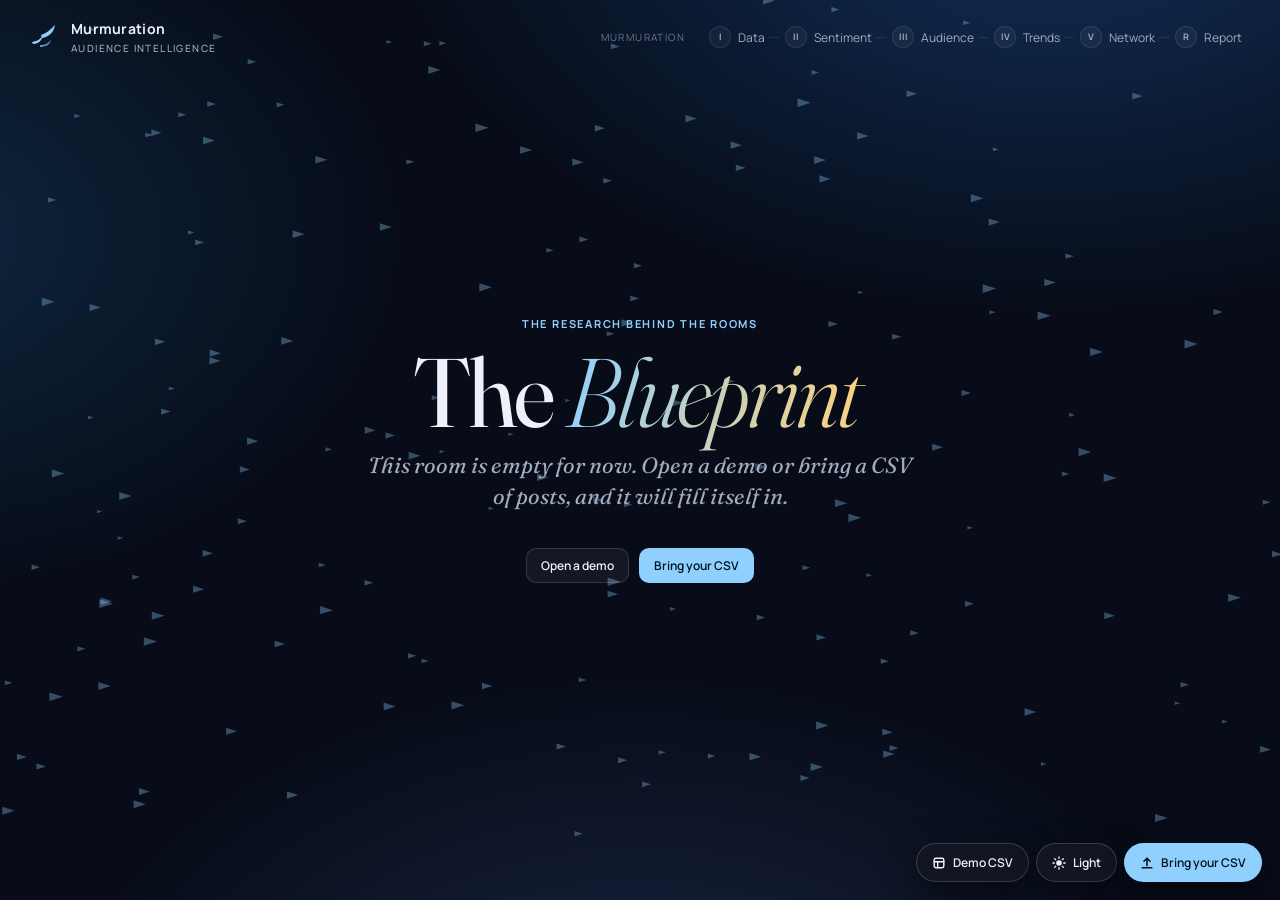
<file: blueprint/index.html>
<!doctype html>
<html lang="en">
<head>
  <meta charset="utf-8">
  <script src="../core/theme.js"></script>
  <meta name="viewport" content="width=device-width, initial-scale=1">
  <meta name="description" content="Methodology: how Murmuration maps onto Batrinca and Treleaven's survey of social media analytics, section by section.">
  <meta name="color-scheme" content="dark">
  <title>Methodology</title>
  <link rel="icon" href="../favicon.svg">
  <link rel="preconnect" href="https://fonts.googleapis.com"><link rel="preconnect" href="https://fonts.gstatic.com" crossorigin>
  <link href="https://fonts.googleapis.com/css2?family=Fraunces:ital,opsz,wght@0,9..144,300..700;1,9..144,300..700&family=Manrope:wght@400;500;600;700&display=swap" rel="stylesheet">
  <link rel="stylesheet" href="../core/site.css">
  <style>
    /* Drafting paper: blueprint blue, with the architect's chalk. */
    :root{--bg:#070c18;--a:#8fd0ff;--b:#ffd27a;--dark-on-a:#04121f;--glow1:#12305a;--glow2:#0e2740;--glow3:#1c2748}
    .cite{margin:18px 0 0;padding:14px 18px;border-radius:14px;border:1px dashed rgba(143,208,255,.35);font:italic 15px/1.45 var(--display);color:#d7e6f6;max-width:760px}
    .cite a{color:var(--a)}
    .tally{display:grid;grid-template-columns:repeat(3,minmax(0,1fr));gap:10px}
    .tally button{all:unset;box-sizing:border-box;cursor:pointer;padding:16px 18px;border-radius:18px;border:1px solid var(--line);background:var(--glass);transition:border-color .15s,transform .15s}
    .tally button:hover,.tally button:focus-visible{transform:translateY(-3px);border-color:var(--c)}
    .tally button[aria-pressed=true]{border-color:var(--c);background:color-mix(in srgb,var(--c) 14%,transparent)}
    .tally b{display:block;font:300 58px/1 var(--display);color:var(--c)}
    .tally span{font-size:12px;color:var(--muted)}
    .tally em{display:block;font:italic 17px var(--display);color:var(--ink)}
    .spine{display:grid;grid-template-columns:repeat(9,minmax(0,1fr));position:relative;margin:6px 0 20px}
    .spine:before{content:"";position:absolute;left:5%;right:5%;top:21px;height:1px;background:linear-gradient(90deg,transparent,#8fd0ff88 8%,#8fd0ff88 92%,transparent)}
    .spine button{all:unset;box-sizing:border-box;cursor:pointer;text-align:center;position:relative;padding:0 3px}
    .spine i{display:grid;place-items:center;width:42px;height:42px;margin:0 auto 7px;border-radius:50%;background:#0c1426;border:1px solid #8fd0ff66;font:italic 17px var(--display);color:var(--a);transition:background .15s,color .15s}
    .spine button:hover i,.spine button[aria-pressed=true] i,.spine button:focus-visible i{background:var(--a);color:var(--dark-on-a)}
    .spine span{display:block;font-size:11px;line-height:1.3;color:var(--muted)}
    .grid{display:grid;grid-template-columns:repeat(3,minmax(0,1fr));gap:12px}
    .sec{display:flex;flex-direction:column;padding:18px;border-radius:20px;border:1px solid var(--line);background:linear-gradient(165deg,color-mix(in srgb,var(--c) 11%,transparent),var(--glass) 60%);scroll-margin-top:24px;transition:border-color .3s,box-shadow .3s}
    .sec.lit{border-color:var(--a);box-shadow:0 0 0 2px #8fd0ff55}
    .sec .top{display:flex;justify-content:space-between;align-items:center;gap:8px}
    .sec .no{font-size:11px;letter-spacing:.1em;color:var(--a);font-weight:700}
    .pill{font-size:10px;font-weight:700;letter-spacing:.07em;text-transform:uppercase;padding:2px 9px;border-radius:99px;color:var(--c);border:1px solid var(--c)}
    .sec h3{margin:9px 0 8px;font-size:23px}
    .sec p{margin:0 0 9px;font-size:12.5px;line-height:1.55;color:var(--muted)}
    .sec p b{display:block;font:italic 400 14px var(--display);color:#dfe8f4;margin-bottom:1px}
    .sec .fact{margin-top:auto;padding-top:11px;border-top:1px solid var(--line);display:flex;align-items:baseline;justify-content:space-between;gap:10px}
    .sec .fact strong{font:300 27px/1.1 var(--display);font-variant-numeric:tabular-nums}
    .sec .fact small{display:block;font-size:11px;color:var(--faint)}
    .sec .fact a{font:italic 14px var(--display);color:var(--a);white-space:nowrap}
    @media(max-width:1000px){.grid{grid-template-columns:repeat(2,minmax(0,1fr))}.spine{grid-template-columns:repeat(5,minmax(0,1fr));row-gap:14px}.spine:before{display:none}}
    @media(max-width:620px){.grid,.tally{grid-template-columns:1fr}.spine{grid-template-columns:repeat(3,minmax(0,1fr))}}
  </style>
  <link rel="stylesheet" href="../core/balance.css">
</head>
<body>
  <div class="shell">
    <header class="nav"><div class="brand"><svg viewBox="0 0 32 32" aria-hidden="true"><g fill="#8fd0ff"><path d="M4 21c6-1 8-3 11-7-1 5-4 9-10 9z"/><path d="M13 14c6-2 9-5 14-10-1 7-6 12-13 13z"/><path d="M12 24c5 0 8-1 11-5-1 5-6 7-11 7z" opacity=".7"/></g></svg><div>Murmuration<small>Audience intelligence</small></div></div><div id="rail"></div></header>
    <section class="hero" style="grid-template-columns:1fr">
      <div>
        <span class="eyebrow"><span class="live"></span>The research behind the rooms</span>
        <h1>The <em>blueprint</em></h1>
        <p class="lede">Every room was checked against one survey of how social media ought to be studied. Here is each promise the paper makes, what the site does about it, and where it honestly stops.</p>
        <p class="cite">Batrinca, B. &amp; Treleaven, P. C. (2015). Social media analytics: a survey of techniques, tools and platforms. <i>AI &amp; Society</i>, 30, 89&ndash;116. <a href="https://doi.org/10.1007/s00146-014-0549-4" rel="noopener">doi.org/10.1007/s00146-014-0549-4</a></p>
      </div>
    </section>
  </div>
  <main class="shell">
    <section class="tally" id="tally" aria-label="Filter by status"></section>
    <div class="section-head"><h2>Walk the paper</h2><p>Nine stops, in the order the authors wrote them.</p></div>
    <nav class="spine" id="spine" aria-label="Paper sections"></nav>
    <section class="grid" id="grid" aria-live="polite"></section>
    <div class="section-head"><h2>Where the site goes further</h2><p>The paper asks the question. These rooms try an answer.</p></div>
    <section class="notes" id="extra"></section>
    <footer><span>Methodology of Murmuration &middot; Utsav</span><a class="nx" href="../index.html">Back to Murmuration &rarr;</a><em>Paraphrased from the open-access paper. Read the original.</em></footer>
  </main>
  <script src="../core/profiler.js"></script>
  <script src="../core/kit.js"></script>
  <script src="../core/senti_model.js"></script>
  <script src="../core/senti.js"></script>
  <script src="../core/hub.js"></script>
  <script src="../core/door.js"></script>
  <script src="../core/loupe.js"></script>
  <script src="blueprint.js"></script>
  <script src="../core/flight.js"></script>
</body>
</html>
</file>
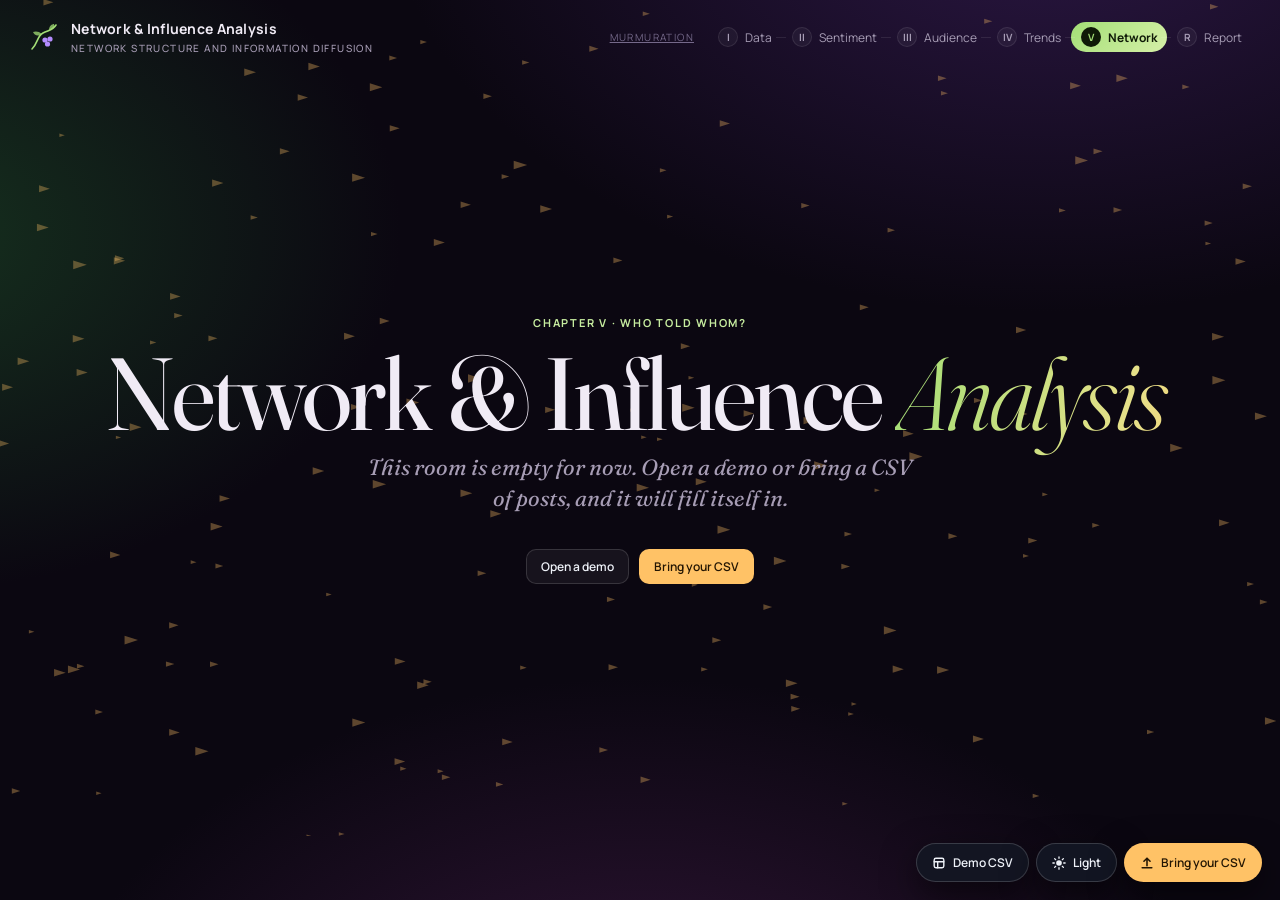
<file: grapevine/index.html>
<!doctype html>
<html lang="en">
<head>
  <meta charset="utf-8">
  <script src="../core/theme.js"></script>
  <meta name="viewport" content="width=device-width, initial-scale=1">
  <meta name="description" content="Network &amp; Influence Analysis: who answers whom, who holds a community together, and how word travels from one crowd to the next. An interactive network and influence atlas.">
  <meta name="color-scheme" content="dark">
  <title>Network &amp; Influence Analysis | Murmuration</title>
  <link rel="icon" href="../favicon.svg">
  <link rel="preconnect" href="https://fonts.googleapis.com">
  <link rel="preconnect" href="https://fonts.gstatic.com" crossorigin>
  <link href="https://fonts.googleapis.com/css2?family=Fraunces:ital,opsz,wght@0,9..144,300..700;1,9..144,300..700&family=Manrope:wght@400;500;600;700&display=swap" rel="stylesheet">
  <style>
    /* A vineyard at night: aubergine dark, vine green, grape violet, a little amber light. */
    :root{color-scheme:dark;--bg:#0b0711;--ink:#f0ebf5;--muted:#a79db5;--faint:#75698a;--line:rgba(255,255,255,.09);--glass:rgba(255,255,255,.042);--glass2:rgba(255,255,255,.08);--vine:#a3de76;--grape:#b48cff;--amber:#ffc266;--rose:#ff7f9e;--sky:#78c8ff;--display:"Fraunces","Iowan Old Style","Palatino Linotype",Palatino,Georgia,serif;--sans:"Manrope",Inter,ui-sans-serif,system-ui,-apple-system,"Segoe UI",Roboto,sans-serif}
    *{box-sizing:border-box}[hidden]{display:none!important}
    html{scroll-behavior:smooth}
    body{margin:0;background:var(--bg);color:var(--ink);font:14px/1.6 var(--sans);-webkit-font-smoothing:antialiased;overflow-x:hidden}
    body:before{content:"";position:fixed;inset:0;z-index:-2;background:radial-gradient(1100px 700px at 82% -12%,#2c1745 0,transparent 60%),radial-gradient(900px 640px at -8% 26%,#16321f 0,transparent 56%),radial-gradient(1000px 700px at 50% 122%,#34163a 0,transparent 60%),var(--bg)}
    a{color:inherit}
    .shell{max-width:1320px;margin:auto;padding:0 28px}
    button,select,input{font:inherit;color:inherit}button{cursor:pointer}
    :focus-visible{outline:2px solid var(--vine);outline-offset:2px;border-radius:8px}

    .nav{display:flex;align-items:center;justify-content:space-between;gap:16px;padding:18px 0 6px;flex-wrap:wrap}
    .brand{display:flex;align-items:center;gap:11px;font-weight:700;letter-spacing:.02em}
    .brand svg{width:32px;height:32px}
    .brand small{display:block;font-weight:500;color:var(--muted);letter-spacing:.14em;font-size:10px;text-transform:uppercase}
    .rail{display:flex;align-items:center;font-size:12px}
    .rail-label{color:var(--faint);letter-spacing:.14em;text-transform:uppercase;font-size:10px;margin-right:14px}
    .step{display:flex;align-items:center;gap:7px;color:var(--muted);text-decoration:none;padding:5px 10px;border-radius:99px;position:relative}
    .step b{display:grid;place-items:center;width:20px;height:20px;border-radius:50%;border:1px solid var(--line);font-size:10px;background:var(--glass)}
    .step+.step:before{content:"";position:absolute;left:-6px;top:50%;width:10px;height:1px;background:var(--line)}
    a.step:hover{color:var(--ink);background:var(--glass)}
    .step.on{color:#0f1a07;background:linear-gradient(135deg,var(--vine),#d6f0a8);font-weight:700}
    .step.on b{background:#0f1a07;color:var(--vine);border-color:transparent}
    .back{color:var(--muted);text-decoration:none;font-size:12px}.back:hover{color:var(--ink)}

    .hero{display:grid;grid-template-columns:1.2fr 1fr;gap:28px;align-items:end;padding:30px 0 20px}
    .eyebrow{display:inline-flex;align-items:center;gap:9px;text-transform:uppercase;letter-spacing:.16em;font-size:11px;color:#c6ec9f;font-weight:700}
    .live{width:7px;height:7px;border-radius:50%;background:var(--vine);animation:pulse 2.2s infinite}
    @keyframes pulse{0%{box-shadow:0 0 0 0 #a3de7677}70%{box-shadow:0 0 0 9px #a3de7600}100%{box-shadow:0 0 0 0 #a3de7600}}
    h1{font:400 clamp(52px,8vw,104px)/.92 var(--display);letter-spacing:-.03em;margin:12px 0 16px}
    h1 em{font-style:italic;font-weight:300;background:linear-gradient(100deg,var(--vine),#e7e089 40%,var(--amber) 62%,var(--grape));-webkit-background-clip:text;background-clip:text;color:transparent;background-size:220% 100%;animation:shine 10s linear infinite;padding-right:.08em}
    @keyframes shine{to{background-position:-220% 0}}
    .lede{color:var(--muted);max-width:540px;margin:0;font-size:15px;line-height:1.65}
    .kpis{display:grid;grid-template-columns:repeat(2,1fr);gap:10px}
    .kpi{padding:14px 16px;border-radius:16px;background:var(--glass);border:1px solid var(--line);position:relative;overflow:hidden}
    .kpi:before{content:"";position:absolute;right:-24px;top:-24px;width:84px;height:84px;border-radius:50%;background:var(--c);opacity:.14;filter:blur(8px)}
    .kpi span{display:block;color:var(--muted);font-size:11px;letter-spacing:.06em;text-transform:uppercase}
    .kpi strong{display:block;font:400 34px/1.1 var(--display);margin:4px 0 0;font-variant-numeric:tabular-nums}
    .kpi small{color:var(--faint);font-size:11px}

    /* stage */
    .stage{border-radius:26px;border:1px solid var(--line);background:#0e0916;box-shadow:0 30px 90px #0000007a;overflow:hidden}
    .sky{position:relative;height:clamp(460px,66vh,680px);background:radial-gradient(ellipse at 50% 42%,#21123a 0,#120b20 60%,#0c0814 100%);touch-action:pan-y;cursor:grab}
    .sky.drag{cursor:grabbing}
    #web{position:absolute;inset:0;width:100%;height:100%;display:block}
    .tip{position:absolute;pointer-events:none;z-index:6;padding:9px 12px;border-radius:12px;background:#120b20f2;border:1px solid var(--line);box-shadow:0 12px 34px #0009;font-size:12px;max-width:230px;transform:translate(-50%,-128%);white-space:nowrap}
    .tip b{display:block;font:italic 400 15px var(--display)}.tip span{color:var(--muted)}
    .hud{position:absolute;left:14px;top:14px;z-index:5;display:flex;flex-direction:column;gap:7px}
    .pills{display:inline-flex;gap:2px;padding:3px;border-radius:99px;background:#120b20d9;border:1px solid var(--line);align-items:center}
    .pills label,.pills>span{font-size:10px;letter-spacing:.12em;text-transform:uppercase;color:var(--faint);padding:0 8px}
    .pills button{border:0;background:transparent;color:var(--muted);padding:4px 11px;border-radius:99px;font-size:12px;font-weight:600}
    .pills button:hover{color:var(--ink)}
    .pills button[aria-pressed=true]{background:#ffffff1a;color:var(--ink)}
    .zoom{position:absolute;right:14px;bottom:14px;z-index:5;display:flex;flex-direction:column;gap:4px}
    .zoom button{width:30px;height:30px;border-radius:9px;border:1px solid var(--line);background:#120b20d9;font-size:15px;line-height:1}
    .zoom button:hover{background:#2a1a40}
    .dossier{position:absolute;right:14px;top:14px;z-index:6;width:256px;padding:16px;border-radius:18px;background:#120b20ee;border:1px solid var(--line);box-shadow:0 18px 44px #000a}
    .dossier h4{font:italic 400 24px/1.1 var(--display);margin:0 0 4px}
    .dossier .x{position:absolute;right:10px;top:10px;border:0;width:24px;height:24px;border-radius:50%;background:var(--glass2);line-height:1}
    .dossier .sub{font-size:12px;color:var(--muted);margin-bottom:10px}
    .rolechip{display:inline-block;padding:2px 9px;border-radius:99px;font-size:10px;font-weight:700;letter-spacing:.06em;text-transform:uppercase;color:#120b20;background:var(--c,#fff)}
    .dl{display:grid;grid-template-columns:1fr auto;gap:5px 10px;font-size:12px;margin:12px 0;color:var(--muted)}
    .dl b{color:var(--ink);font-variant-numeric:tabular-nums;font-weight:600;text-align:right}
    .dossier .acts{display:flex;gap:6px}
    .tools{display:flex;gap:4px;flex-wrap:wrap;padding:10px 12px 0;border-top:1px solid var(--line)}
    .tools button{border:1px solid transparent;background:transparent;color:var(--muted);padding:7px 14px;border-radius:12px 12px 0 0;font-weight:600;font-size:13px;display:flex;gap:8px;align-items:center}
    .tools button svg{width:15px;height:15px;stroke:currentColor;fill:none;stroke-width:1.6}
    .tools button:hover{color:var(--ink)}
    .tools button[aria-selected=true]{background:var(--glass2);color:var(--ink);box-shadow:inset 0 -2px 0 var(--vine)}
    .toolbar{padding:14px 16px 16px;background:var(--glass2);display:grid;gap:12px;min-height:92px}
    .row-t{display:flex;gap:12px;align-items:center;flex-wrap:wrap}
    .timebar{display:grid;grid-template-columns:auto 1fr auto;gap:12px;align-items:center}
    .play{width:36px;height:36px;border-radius:50%;border:1px solid #a3de7666;background:#a3de7618;display:grid;place-items:center}
    .play:hover{background:#a3de7633}.play svg{width:14px;height:14px;fill:var(--vine)}
    .scrub{position:relative;height:36px}
    .scrub svg{position:absolute;inset:3px 0 7px;width:100%;height:calc(100% - 10px);overflow:visible}
    .scrub input[type=range]{-webkit-appearance:none;appearance:none;position:absolute;inset:0;width:100%;height:100%;margin:0;background:transparent}
    .scrub input::-webkit-slider-runnable-track{height:36px;background:transparent}
    .scrub input::-moz-range-track{height:36px;background:transparent}
    .scrub input::-webkit-slider-thumb{-webkit-appearance:none;width:4px;height:36px;border-radius:2px;background:var(--amber);box-shadow:0 0 14px 3px #ffc26688}
    .scrub input::-moz-range-thumb{width:4px;height:36px;border:0;border-radius:2px;background:var(--amber);box-shadow:0 0 14px 3px #ffc26688}
    .read{font-variant-numeric:tabular-nums;font-size:12px;color:var(--muted);min-width:170px;text-align:right}
    .read b{color:var(--ink);font-weight:600}
    .tagchips{display:flex;flex-wrap:wrap;gap:6px}
    .tagc{border:1px solid var(--line);background:var(--glass);border-radius:99px;padding:4px 11px;font-size:12px;color:var(--muted)}
    .tagc:hover{color:var(--ink)}
    .tagc[aria-pressed=true]{color:#0f1a07;background:var(--vine);border-color:transparent;font-weight:700}
    .slider{display:flex;align-items:center;gap:10px;font-size:12px;color:var(--muted);flex:1;min-width:220px}
    .slider input{flex:1;accent-color:var(--vine);min-width:90px}
    .slider output{color:var(--ink);font-weight:600;font-variant-numeric:tabular-nums;min-width:40px;text-align:right}
    .result{display:flex;gap:22px;flex-wrap:wrap;align-items:center;font-size:12px;color:var(--muted)}
    .result div b{display:block;font:400 26px/1.05 var(--display);color:var(--ink);font-variant-numeric:tabular-nums}
    .hint{font:italic 14px var(--display);color:#c9bdd8}
    .minibars{display:flex;gap:2px;align-items:flex-end;height:38px}
    .minibars i{display:block;width:7px;border-radius:2px 2px 0 0;background:#ffffff26}
    .minibars i.on{background:var(--amber)}
    .legend{display:flex;flex-wrap:wrap;gap:7px;margin:14px 0 4px}
    .chip{display:inline-flex;align-items:center;gap:8px;padding:5px 12px;border-radius:99px;border:1px solid var(--line);background:var(--glass);font-size:12px;color:var(--muted)}
    .chip:hover{color:var(--ink);background:var(--glass2)}
    .chip i{width:9px;height:9px;border-radius:50%;background:var(--c);box-shadow:0 0 9px var(--c)}
    .chip b{color:var(--ink);font-weight:600;font-variant-numeric:tabular-nums}
    .chip[aria-pressed=true]{border-color:var(--c);color:var(--ink);background:#ffffff12}

    main{padding:10px 0 60px}
    .strip{display:flex;align-items:center;justify-content:space-between;gap:14px;flex-wrap:wrap;margin:18px 0 12px;padding:14px 18px;border-radius:16px;background:var(--glass);border:1px solid var(--line)}
    .strip strong{display:block;font-size:13px}.strip small{color:var(--muted);font-size:12px}
    .actions{display:flex;gap:8px;flex-wrap:wrap}
    .btn{display:inline-block;border:1px solid var(--line);background:var(--glass);color:var(--ink);border-radius:10px;padding:8px 14px;font-weight:600;font-size:12px;text-decoration:none}
    .btn:hover{background:var(--glass2)}.btn:disabled{opacity:.4;cursor:not-allowed}
    .btn.go{background:var(--vine);color:#0f1a07;border-color:transparent}
    .btn.go:hover{background:#bcea96}
    .file-input{position:absolute;width:1px;height:1px;overflow:hidden;clip:rect(0,0,0,0)}
    .file-input:focus-visible+.btn{outline:2px solid var(--vine);outline-offset:2px}
    .banner{margin:10px 0;padding:11px 15px;border-radius:12px;font-size:12px;display:flex;gap:10px;align-items:flex-start;border:1px solid var(--line)}
    .banner b{white-space:nowrap}
    .banner.demo{background:#ffc26610;border-color:#ffc26633;color:#f6dfb0}
    .banner.error{background:#ff7f9e12;border-color:#ff7f9e40;color:#ffc9d6}
    .gate{display:inline-flex;align-items:center;gap:10px;padding:7px 14px 7px 8px;border-radius:99px;background:#a3de7612;border:1px solid #a3de7633;color:#d5efbb;font-size:12px}
    .gate b{display:grid;place-items:center;min-width:34px;height:24px;border-radius:99px;background:#a3de7622;color:var(--vine);font-size:11px}
    h2{font:400 clamp(30px,3.6vw,44px)/1.08 var(--display);margin:0;letter-spacing:-.015em}
    h3{font:400 24px/1.1 var(--display);margin:0;letter-spacing:-.01em}
    .section-head{margin:26px 0 18px;display:flex;align-items:baseline;gap:16px;flex-wrap:wrap}
    .section-head p{margin:0;color:var(--muted);font:italic 15px var(--display)}
    .rule{display:block;width:100%;height:46px;margin-top:40px;overflow:visible}
    .rule path.s{fill:none;stroke:#a3de7655;stroke-width:1.4;stroke-dasharray:1;animation:grow 2.4s ease both}
    .rule path.l{fill:#a3de7640;transform-box:fill-box;transform-origin:left center;animation:pop .5s ease both}
    @keyframes grow{from{stroke-dashoffset:1}to{stroke-dashoffset:0}}
    @keyframes pop{from{transform:scale(0)}to{transform:scale(1)}}
    .glass{background:var(--glass);border:1px solid var(--line);border-radius:20px}

    /* overheard */
    .notes{display:grid;grid-template-columns:repeat(auto-fit,minmax(235px,1fr));gap:12px}
    .note{position:relative;padding:18px;border-radius:20px;border:1px solid var(--line);background:linear-gradient(160deg,color-mix(in srgb,var(--c) 13%,transparent),var(--glass) 62%);overflow:hidden}
    .note svg.waffle{position:absolute;right:14px;top:14px;width:48px;height:48px}
    .note .kick{font-size:10px;letter-spacing:.16em;text-transform:uppercase;color:var(--c);font-weight:700}
    .note .fig{font:300 58px/1 var(--display);margin:10px 0 4px;letter-spacing:-.03em;font-variant-numeric:tabular-nums}
    .note .fig small{font:400 20px var(--display);color:var(--muted);margin-left:3px}
    .note .head{font:italic 400 17px/1.3 var(--display);color:#ece4f2;max-width:22ch}
    .note p{margin:10px 0 0;color:var(--muted);font-size:12.5px;line-height:1.55}

    /* whisperers */
    .tabs{display:inline-flex;gap:2px;padding:3px;border-radius:99px;background:var(--glass);border:1px solid var(--line);flex-wrap:wrap}
    .tabs button{border:0;background:transparent;color:var(--muted);padding:6px 14px;border-radius:99px;font-size:12px;font-weight:600}
    .tabs button[aria-pressed=true]{background:var(--vine);color:#0f1a07}
    .voices{display:grid;grid-template-columns:repeat(6,minmax(0,1fr));gap:10px;margin-top:14px}
    .voice{text-align:left;padding:14px;border-radius:18px;border:1px solid var(--line);background:var(--glass);transition:transform .2s,border-color .2s;position:relative;color:inherit}
    .voice:hover{transform:translateY(-3px);border-color:var(--c)}
    .voice .rk{position:absolute;right:12px;top:8px;font:300 32px var(--display);color:#ffffff24}
    .voice svg{display:block;margin-bottom:8px}
    .voice h4{font:italic 400 18px/1.15 var(--display);margin:0 0 6px;min-height:42px}
    .voice .m{font:300 26px/1 var(--display);margin-top:9px;font-variant-numeric:tabular-nums}
    .voice small{display:block;color:var(--faint);font-size:11px;margin-top:2px}
    .censusbar{display:flex;height:12px;border-radius:99px;overflow:hidden;margin:6px 0 14px}
    .censusbar i{display:block}
    .roles{display:grid;grid-template-columns:repeat(6,minmax(0,1fr));gap:8px}
    .rolec{padding:12px;border-radius:14px;background:var(--glass);border:1px solid var(--line);font-size:12px;color:var(--muted)}
    .rolec b{display:block;font:italic 400 18px var(--display);color:var(--c)}
    .rolec span{display:block;font:300 24px var(--display);color:var(--ink);margin:2px 0}

    /* plates */
    .plates{display:grid;grid-template-columns:1fr 1fr;gap:14px}
    .plate{padding:22px 24px;min-width:0;display:flex;flex-direction:column}
    .plate.wide{grid-column:1/-1}
    .plate-head{display:flex;justify-content:space-between;align-items:flex-start;gap:10px}
    .plate-no{display:block;font-size:10px;letter-spacing:.2em;text-transform:uppercase;color:var(--faint);margin-bottom:6px}
    .tag{border:1px solid var(--line);color:var(--muted);padding:3px 10px;border-radius:99px;font-size:10px;font-weight:700;white-space:nowrap;letter-spacing:.06em;text-transform:uppercase}
    .cap{font:italic 400 15px/1.45 var(--display);color:#d3c8df;margin:8px 0 14px;max-width:60ch}
    .opts{display:flex;gap:10px;flex-wrap:wrap;align-items:center;margin-bottom:12px}
    .how{margin-top:auto;padding-top:14px;font-size:12px;color:var(--muted)}
    .how summary{cursor:pointer;color:var(--faint);letter-spacing:.06em;font-size:11px;text-transform:uppercase;list-style:none;display:inline-flex;gap:8px;align-items:center}
    .how summary::-webkit-details-marker{display:none}
    .how summary:before{content:"+";display:grid;place-items:center;width:16px;height:16px;border-radius:50%;border:1px solid var(--line);font-size:12px;line-height:1}
    .how[open] summary:before{content:"\2212"}
    .how p{margin:8px 0 0;max-width:68ch}
    svg.viz{width:100%;height:auto;display:block;overflow:visible}
    svg text{font-family:var(--sans)}
    .t{fill:var(--muted);font-size:12px}.t.b{fill:var(--ink);font-weight:600}.t.f{fill:var(--faint);font-size:11px}.t.d{font-family:var(--display);font-style:italic;fill:var(--ink)}
    .scrollx{overflow-x:auto}.scrollx svg{min-width:640px}
    .ribbon{transition:opacity .2s}
    .chord.hot .ribbon{opacity:.06}.chord.hot .ribbon.on{opacity:.92}
    .slope path{transition:opacity .15s}
    .slope.hot g.ln{opacity:.12}.slope.hot g.ln.on{opacity:1}
    .slope g.ln{cursor:pointer}
    .vine-s{fill:none;stroke:#a3de76;stroke-opacity:.6;stroke-dasharray:1;animation:grow .7s ease both}
    .vine-n{transform-box:fill-box;transform-origin:center;animation:pop .35s ease both}
    .vine-l{fill:#a3de7688;transform-box:fill-box;transform-origin:left center;animation:pop .4s ease both}
    .statchips{display:flex;gap:18px;flex-wrap:wrap;margin:10px 0 2px;font-size:11px;color:var(--faint);text-transform:uppercase;letter-spacing:.06em}
    .statchips b{display:block;font:300 24px var(--display);color:var(--ink);text-transform:none;letter-spacing:0}
    select{border:1px solid var(--line);background:#160e24;border-radius:9px;padding:7px 28px 7px 11px;font-size:12px}
    .moodgrid{display:grid;grid-template-columns:74px repeat(3,1fr);gap:6px;align-items:center;font-size:12px;color:var(--muted);text-align:center}
    .moodgrid .h{font-size:10px;letter-spacing:.08em;text-transform:uppercase;color:var(--faint)}
    .moodgrid .rl{text-align:right}
    .mcell{position:relative;height:88px;display:grid;place-items:center;border-radius:12px;background:#ffffff06}
    .mcell i{position:absolute;border-radius:50%;background:var(--c);opacity:.5}
    .mcell b{position:relative;font:400 19px var(--display);color:var(--ink)}
    .mcell small{position:absolute;bottom:5px;font-size:10px;color:var(--ink);opacity:.72}

    .pipeline{display:grid;grid-template-columns:repeat(4,minmax(0,1fr));gap:12px}
    .stepc{padding:18px;border-radius:18px;border:1px solid var(--line);background:var(--glass);position:relative}
    .stepc .n{display:grid;place-items:center;width:30px;height:30px;border-radius:50%;background:#a3de7614;border:1px solid #a3de7644;color:var(--vine);font:500 15px var(--display);margin-bottom:12px}
    .stepc h3{font-size:20px;margin-bottom:6px}
    .stepc p{margin:0;color:var(--muted);font-size:12.5px;line-height:1.55}
    .never{display:flex;flex-wrap:wrap;gap:8px;align-items:center;margin-top:16px;font-size:12px;color:var(--muted)}
    .never .lab{font:italic 15px var(--display);color:#d3c8df;margin-right:6px}
    .never span.x{padding:4px 12px;border-radius:99px;border:1px dashed #ffffff26;text-decoration:line-through;text-decoration-color:var(--rose);text-decoration-thickness:1.5px;color:#b9aec9}
    .caveats{display:grid;grid-template-columns:repeat(3,minmax(0,1fr));gap:12px;margin-top:14px}
    .caveat{padding:14px 16px;border-radius:16px;border:1px solid var(--line);background:var(--glass);font-size:12.5px;color:var(--muted)}
    .caveat b{display:block;font:italic 400 17px var(--display);color:var(--ink);margin-bottom:3px}
    footer{margin-top:60px;padding:26px 0 40px;color:var(--faint);font-size:12px;border-top:1px solid var(--line);display:flex;justify-content:space-between;gap:12px;flex-wrap:wrap}
    footer em{font:italic 14px var(--display);color:var(--muted)}
    .sr{position:absolute;width:1px;height:1px;overflow:hidden;clip:rect(0,0,0,0)}
    .empty{padding:30px 8px;text-align:center;color:var(--faint);font-size:12px}

    @media(max-width:1080px){.hero{grid-template-columns:1fr}.voices{grid-template-columns:repeat(3,minmax(0,1fr))}.roles{grid-template-columns:repeat(3,minmax(0,1fr))}.rail-label{display:none}.pipeline{grid-template-columns:repeat(2,minmax(0,1fr))}}
    @media(max-width:860px){.plates{grid-template-columns:1fr}.shell{padding:0 16px}.caveats{grid-template-columns:1fr}.dossier{left:10px;right:10px;width:auto;top:auto;bottom:10px}.read{min-width:0}}
    @media(max-width:560px){.voices{grid-template-columns:repeat(2,minmax(0,1fr))}.roles{grid-template-columns:repeat(2,minmax(0,1fr))}.step span{display:none}.pipeline{grid-template-columns:1fr}.timebar{grid-template-columns:auto 1fr}.read{grid-column:1/-1;text-align:left}.hud{right:14px}.pills{flex-wrap:wrap;border-radius:14px}.tools button{padding:7px 9px;font-size:12px}.note .fig{font-size:52px}.sky{height:440px}.plate{padding:18px 16px}}
    @media(prefers-reduced-motion:reduce){*{animation:none!important;transition:none!important}}
  </style>
  <link rel="stylesheet" href="../core/balance.css">
</head>
<body>
  <div class="shell">
    <header class="nav">
      <div class="brand">
        <svg viewBox="0 0 32 32" aria-hidden="true"><path d="M4 28C10 22 9 15 15 12S25 9 28 4" fill="none" stroke="#a3de76" stroke-width="1.6" stroke-linecap="round"/><path d="M14 13c-3-3-7-3-9-2 1 3 5 5 9 2zM21 9c0-4 3-6 5-6 1 3-1 6-5 6z" fill="#a3de76" opacity=".75"/><g fill="#b48cff"><circle cx="17" cy="19" r="2.6"/><circle cx="22" cy="18" r="2.6"/><circle cx="19.5" cy="23" r="2.6"/></g></svg>
        <div>Network &amp; Influence Analysis<small>Network structure and information diffusion</small></div>
      </div>
      <nav class="rail" aria-label="Chapters"><a class="rail-label" href="../index.html" style="text-decoration:none">Murmuration</a><a class="step" href="../listen/index.html"><b>I</b><span>Data</span></a><a class="step" href="../weather/index.html"><b>II</b><span>Sentiment</span></a><a class="step" href="../atlas/index.html"><b>III</b><span>Audience</span></a><a class="step" href="../swell/index.html"><b>IV</b><span>Trends</span></a><span class="step on" aria-current="page"><b>V</b><span>Network</span></span><a class="step" href="../report/index.html"><b>R</b><span>Reports</span></a></nav>
      <a class="back" href="../index.html">&larr; Murmuration home</a>
    </header>

    <section class="hero" aria-labelledby="title">
      <div>
        <div class="eyebrow"><i class="live"></i> Network structure and information diffusion</div>
        <h1 id="title">Information <em>diffusion</em></h1>
        <p class="lede">Map interaction networks to identify influential accounts, community clusters, and how topics and sentiment diffuse across segments.</p>
      </div>
      <div class="kpis" aria-label="Summary">
        <div class="kpi" style="--c:#a3de76"><span>Voices on the vine</span><strong id="k-voices">&ndash;</strong><small id="k-silent">&nbsp;</small></div>
        <div class="kpi" style="--c:#b48cff"><span>Threads between them</span><strong id="k-threads">&ndash;</strong><small id="k-inter">&nbsp;</small></div>
        <div class="kpi" style="--c:#ffc266"><span>Circles found</span><strong id="k-circles">&ndash;</strong><small id="k-inside">&nbsp;</small></div>
        <div class="kpi" style="--c:#ff7f9e"><span>Degrees apart</span><strong id="k-hops">&ndash;</strong><small id="k-far">&nbsp;</small></div>
      </div>
    </section>

    <section class="stage" aria-label="Interactive network">
      <div class="sky" id="sky">
        <canvas id="web" role="img" aria-label="Network of anonymous voices connected by replies, quotes, reposts and shares. Totals are listed in the panels below."></canvas>
        <div class="hud">
          <div class="pills" role="group" aria-label="Arrange"><span>Arrange</span><button type="button" data-arr="web" aria-pressed="true">Web</button><button type="button" data-arr="orbit" aria-pressed="false">Orbits</button><button type="button" data-arr="isles" aria-pressed="false">Islands</button></div>
          <div class="pills" role="group" aria-label="Colour by"><span>Colour</span><button type="button" data-col="circle" aria-pressed="true">Circle</button><button type="button" data-col="platform" aria-pressed="false">Platform</button><button type="button" data-col="role" aria-pressed="false">Role</button><button type="button" data-col="mood" aria-pressed="false">Mood</button></div>
        </div>
        <div class="tip" id="tip" hidden></div>
        <div class="dossier" id="dossier" hidden></div>
        <div class="zoom"><button type="button" id="zin" aria-label="Zoom in">+</button><button type="button" id="zout" aria-label="Zoom out">&minus;</button><button type="button" id="zfit" aria-label="Reset view">&#8634;</button></div>
      </div>
      <div class="tools" role="tablist" aria-label="Tools" id="tools">
        <button type="button" role="tab" data-tool="explore" aria-selected="true"><svg viewBox="0 0 16 16"><circle cx="7" cy="7" r="5"/><path d="M11 11l4 4"/></svg>Explore</button>
        <button type="button" role="tab" data-tool="replay" aria-selected="false"><svg viewBox="0 0 16 16"><path d="M2 14C5 11 5 7 8 6s5-2 6-5"/><circle cx="8" cy="6" r="1.6"/></svg>Replay a trend</button>
        <button type="button" role="tab" data-tool="whisper" aria-selected="false"><svg viewBox="0 0 16 16"><circle cx="8" cy="8" r="1.8"/><circle cx="8" cy="8" r="4.4"/><circle cx="8" cy="8" r="7"/></svg>Whisper</button>
        <button type="button" role="tab" data-tool="cut" aria-selected="false"><svg viewBox="0 0 16 16"><circle cx="4" cy="4" r="2"/><circle cx="4" cy="12" r="2"/><path d="M5.5 5.5L14 13M5.5 10.5L14 3"/></svg>Cut the wires</button>
        <button type="button" role="tab" data-tool="path" aria-selected="false"><svg viewBox="0 0 16 16"><circle cx="3" cy="13" r="2"/><circle cx="13" cy="3" r="2"/><path d="M4.5 11.5l3-1 1-4 3-1.5"/></svg>Six degrees</button>
      </div>
      <div class="toolbar" id="toolbar"></div>
    </section>
    <div class="legend" id="legend" role="group" aria-label="Groups in the network"></div>
  </div>

  <main class="shell">
    <section class="strip" aria-label="Dataset">
      <div><strong id="dataset-title">Listening&hellip;</strong><small id="dataset-meta">Looking for data</small></div>
      <div class="actions">
        <a class="btn go" href="../data/audience_sample.csv" download="audience_sample.csv">Download the dataset</a>
        <input class="file-input" id="csv-file" type="file" accept=".csv,text/csv">
        <label class="btn" for="csv-file" role="button">Load a CSV</label>
        <button class="btn" id="download" type="button" disabled>Save the summary</button>
      </div>
    </section>
    <div id="notice" role="status"></div>
    <div class="gate" title="Every voice appears only under a generated codename. Groups under 5 people are folded away."><b>k = 5</b><span>Codenames only. No bios, handles or places, and small groups fold away.</span></div>

    <svg class="rule" data-rule aria-hidden="true"></svg>
    <div class="section-head"><h2>Network summary</h2><p>What the vine gave away.</p></div>
    <section class="notes" id="notes" aria-label="Key findings"></section>

    <svg class="rule" data-rule aria-hidden="true"></svg>
    <div class="section-head"><h2>Influential accounts</h2><p>Four ways to matter, and they rarely agree.</p></div>
    <div class="tabs" id="metric-tabs" role="group" aria-label="Rank voices by">
      <button type="button" data-m="pr" aria-pressed="true">Weight</button><button type="button" data-m="inW" aria-pressed="false">Most answered</button><button type="button" data-m="bc" aria-pressed="false">Bridges</button><button type="button" data-m="spark" aria-pressed="false">Sparks</button>
    </div>
    <section class="voices" id="voices" aria-label="Top voices"></section>
    <div class="plates" style="margin-top:14px">
      <section class="glass plate" aria-labelledby="h-slope">
        <div class="plate-head"><div><span class="plate-no">Plate I</span><h3 id="h-slope">Four ways to matter</h3></div><span class="tag">Rank</span></div>
        <p class="cap">Each line is one voice. Watch it climb in one column and fall in the next.</p>
        <svg class="viz slope" id="slope" viewBox="0 0 620 430" role="img" aria-label="Ranks of top voices across four measures"></svg>
        <details class="how"><summary>How it is read</summary><p>Weight is PageRank on who answers whom. Most answered counts incoming replies, quotes, reposts and shares. Bridges is betweenness: how often a voice sits on the shortest route between two others. Sparks counts everything that grew from posts they started.</p></details>
      </section>
      <section class="glass plate" aria-labelledby="h-roles">
        <div class="plate-head"><div><span class="plate-no">Plate II</span><h3 id="h-roles">Influence roles</h3></div><span class="tag">Roles</span></div>
        <p class="cap">Everyone plays a part. Click a dot to find it on the vine.</p>
        <div class="censusbar" id="census"></div>
        <svg class="viz" id="scatter" viewBox="0 0 620 300" role="img" aria-label="Scatter of attention against bridging"></svg>
        <details class="how"><summary>How it is read</summary><p>Bridges are the top 8% by betweenness and touch at least two circles. Hubs are the top 10% by PageRank. Sparks are the top 8% by downstream reach. Amplifiers pass things on far more than they are answered. Listeners are never answered.</p></details>
      </section>
    </div>
    <section class="roles" id="roles" style="margin-top:14px" aria-label="Role census"></section>

    <svg class="rule" data-rule aria-hidden="true"></svg>
    <div class="section-head"><h2>Analysis</h2><p>The vine, cut open and labelled.</p></div>
    <div class="plates">
      <section class="glass plate wide" aria-labelledby="h-vine">
        <div class="plate-head"><div><span class="plate-no">Plate III</span><h3 id="h-vine">Conversation cascades</h3></div><span class="tag">Cascades</span></div>
        <p class="cap">One post, and everything that grew from it. Leaves mark where the word stopped.</p>
        <div class="opts"><div class="tagchips" id="vine-picks"></div><div class="tabs" id="vine-x"><button type="button" data-x="hops" aria-pressed="true">By hops</button><button type="button" data-x="hours" aria-pressed="false">By time</button></div><button type="button" class="btn" id="vine-grow">Grow it again</button></div>
        <svg class="viz" id="vine" viewBox="0 0 1000 420" role="img" aria-label="Tree of one cascade"></svg>
        <div class="statchips" id="vine-stats"></div>
        <details class="how"><summary>How it is read</summary><p>Each branch is a reply, quote, repost or share of the post before it. Dots are coloured by mood: green positive, amber neutral, rose negative. Virality is the average number of hops between any two posts in the tree: a broadcast scores low, a true person-to-person spread scores high.</p></details>
      </section>

      <section class="glass plate wide" aria-labelledby="h-relay">
        <div class="plate-head"><div><span class="plate-no">Plate IV</span><h3 id="h-relay">Information spread over time</h3></div><span class="tag">Spread over time</span></div>
        <p class="cap">Who passed the baton to whom. The bright line joins each group&rsquo;s first post on the trend.</p>
        <div class="opts"><div class="tagchips" id="relay-tags"></div></div>
        <div class="opts"><div class="tabs" id="relay-dim"><button type="button" data-d="platform" aria-pressed="true">Platforms</button><button type="button" data-d="circle" aria-pressed="false">Circles</button><button type="button" data-d="region" aria-pressed="false">Regions</button><button type="button" data-d="calling" aria-pressed="false">Professional interests</button></div><div class="tabs" id="relay-view"><button type="button" data-v="volume" aria-pressed="true">Volume</button><button type="button" data-v="mood" aria-pressed="false">Mood</button></div></div>
        <div class="scrollx"><svg class="viz" id="relay" viewBox="0 0 1000 340" role="img" aria-label="Trend spreading between groups by day"></svg></div>
        <details class="how"><summary>How it is read</summary><p>Rows are ordered by who picked the trend up first. In Volume view brighter means more posts that day. In Mood view green is positive and rose is negative. The strip underneath shows the trend&rsquo;s overall mood drifting day by day.</p></details>
      </section>

      <section class="glass plate" aria-labelledby="h-chord">
        <div class="plate-head"><div><span class="plate-no">Plate V</span><h3 id="h-chord">Community clusters</h3></div><span class="tag">Circles</span></div>
        <p class="cap">Circles the algorithm found by itself, and the few ropes between them.</p>
        <svg class="viz chord" id="chord" viewBox="-385 -345 770 690" role="img" aria-label="Chord diagram of exchanges between circles"></svg>
        <details class="how"><summary>How it is read</summary><p>Louvain community detection groups voices that talk to each other more than chance would predict. Each circle is named after its usual platform and calling. Ribbons show exchanges between circles; chatter inside a circle is left out so the rare crossings can be seen.</p></details>
      </section>
      <section class="glass plate" aria-labelledby="h-mix">
        <div class="plate-head"><div><span class="plate-no">Plate VI</span><h3 id="h-mix">Interaction flows</h3></div><span class="tag" id="mix-tag">Mixing</span></div>
        <p class="cap">Read across: of everything a group says, how much goes to each other group.</p>
        <div class="opts"><div class="tabs" id="mix-dim"><button type="button" data-d="region" aria-pressed="true">Regions</button><button type="button" data-d="calling" aria-pressed="false">Professional interests</button><button type="button" data-d="platform" aria-pressed="false">Platforms</button></div></div>
        <div class="scrollx"><svg class="viz" id="mix" viewBox="0 0 640 520" role="img" aria-label="Mixing matrix"></svg></div>
        <details class="how"><summary>How it is read</summary><p>The diagonal is a group talking to itself. A bright diagonal means an echo chamber. The tag above compares the share of exchanges inside groups with what random mixing would give.</p></details>
      </section>

      <section class="glass plate wide" aria-labelledby="h-border">
        <div class="plate-head"><div><span class="plate-no">Plate VII</span><h3 id="h-border">Cross-platform diffusion</h3></div><span class="tag">Cross-platform</span></div>
        <p class="cap">Word leaving one platform for another. Arcs above run left to right, arcs below run back.</p>
        <svg class="viz" id="border" viewBox="0 0 1000 340" role="img" aria-label="Arcs between platforms"></svg>
        <details class="how"><summary>How it is read</summary><p>A crossing is a post shared from one platform to another. Thicker arcs carry more of them. Direction follows the word: from the platform it was first said on to the one that picked it up.</p></details>
      </section>

      <section class="glass plate" aria-labelledby="h-mood">
        <div class="plate-head"><div><span class="plate-no">Plate VIII</span><h3 id="h-mood">Sentiment diffusion</h3></div><span class="tag">Sentiment spread</span></div>
        <p class="cap">Row is the post being answered. Column is the answer it got.</p>
        <div class="moodgrid" id="moodgrid"></div>
        <details class="how"><summary>How it is read</summary><p>Each cell is the share of answers to that kind of post. The multiplier compares it with how common that mood is overall, so 1.8&times; means nearly twice as likely as usual. Reposts are left out because they copy the original.</p></details>
      </section>
      <section class="glass plate" aria-labelledby="h-speed">
        <div class="plate-head"><div><span class="plate-no">Plate IX</span><h3 id="h-speed">Response latency</h3></div><span class="tag">Reaction time</span></div>
        <p class="cap">How long a post waits before someone reacts.</p>
        <div class="opts"><div class="tabs" id="speed-type"><button type="button" data-t="all" aria-pressed="true">All</button><button type="button" data-t="reply" aria-pressed="false">Replies</button><button type="button" data-t="quote" aria-pressed="false">Quotes</button><button type="button" data-t="repost" aria-pressed="false">Reposts</button><button type="button" data-t="share" aria-pressed="false">Shares</button></div></div>
        <svg class="viz" id="speed" viewBox="0 0 620 280" role="img" aria-label="Histogram of reaction times"></svg>
        <details class="how"><summary>How it is read</summary><p>Time between a post and each reaction to it, in widening buckets.</p></details>
      </section>

      <section class="glass plate" aria-labelledby="h-tail">
        <div class="plate-head"><div><span class="plate-no">Plate X</span><h3 id="h-tail">Network connectivity</h3></div><span class="tag" id="tail-tag">Degree</span></div>
        <p class="cap">Many voices heard by a few. A few voices heard by many.</p>
        <svg class="viz" id="tail" viewBox="0 0 620 300" role="img" aria-label="Log-log plot of how many voices answer each voice"></svg>
        <details class="how"><summary>How it is read</summary><p>Both axes are logarithmic. A straight, falling line is the mark of a heavy-tailed network, and the tag above shows its estimated slope.</p></details>
      </section>
      <section class="glass plate" aria-labelledby="h-break">
        <div class="plate-head"><div><span class="plate-no">Plate XI</span><h3 id="h-break">Network robustness</h3></div><span class="tag">Robustness</span></div>
        <p class="cap">Remove voices one by one. How much of the vine still holds together?</p>
        <svg class="viz" id="break" viewBox="0 0 620 300" role="img" aria-label="How the largest connected group shrinks as voices are removed"></svg>
        <details class="how"><summary>How it is read</summary><p>The height of each line is the share of the largest connected group that survives. Targeted cuts usually fall faster than random ones. Try it live with the Cut the wires tool above.</p></details>
      </section>
    </div>

    <svg class="rule" data-rule aria-hidden="true"></svg>
    <div class="section-head"><h2>Network analysis methodology</h2><p>Four steps, and a few things it refuses to do.</p></div>
    <section class="pipeline" aria-label="Method">
      <div class="stepc"><div class="n">1</div><h3>Thread</h3><p>Every reply, quote, repost and share becomes a line from one anonymous voice to another.</p></div>
      <div class="stepc"><div class="n">2</div><h3>Weigh</h3><p>PageRank, betweenness and k-core score each voice, right here in your browser.</p></div>
      <div class="stepc"><div class="n">3</div><h3>Group</h3><p>Louvain finds the circles. Nobody tells it what to look for.</p></div>
      <div class="stepc"><div class="n">4</div><h3>Trace</h3><p>Cascades rebuild each trend hop by hop, and every group under 5 people is folded away.</p></div>
    </section>
    <div class="never"><span class="lab">Left out on purpose</span><span class="x">Names</span><span class="x">Handles</span><span class="x">Bios</span><span class="x">Locations</span><span class="x">Follower lists</span><span class="x">Private messages</span></div>
    <div class="caveats">
      <div class="caveat"><b>A reply is not a friendship</b>A line records one public event, nothing about how two people feel.</div>
      <div class="caveat"><b>The vine has edges</b>Only what was collected appears. Conversations elsewhere stay invisible.</div>
      <div class="caveat"><b>Diffusion patterns are models</b>Simulated spread shows what could happen, never what did.</div>
    </div>
    <footer><span>Chapter V of Murmuration &middot; Utsav</span><a href="../index.html" style="font:italic 16px var(--display);color:var(--ink);text-decoration:none">Next: Back to Murmuration &rarr;</a><em>Every voice here is synthetic unless you load your own file.</em></footer>
  </main>

  <script src="../core/profiler.js"></script>
  <script src="../core/kit.js"></script>
  <script src="../core/senti_model.js"></script>
  <script src="../core/senti.js"></script>
  <script src="../core/hub.js"></script>
  <script src="../core/door.js"></script>
  <script src="../core/loupe.js"></script>
  <script src="network.js"></script>
  <script src="grapevine.js"></script>
  <script src="../core/flight.js"></script>
</body>
</html>
</file>
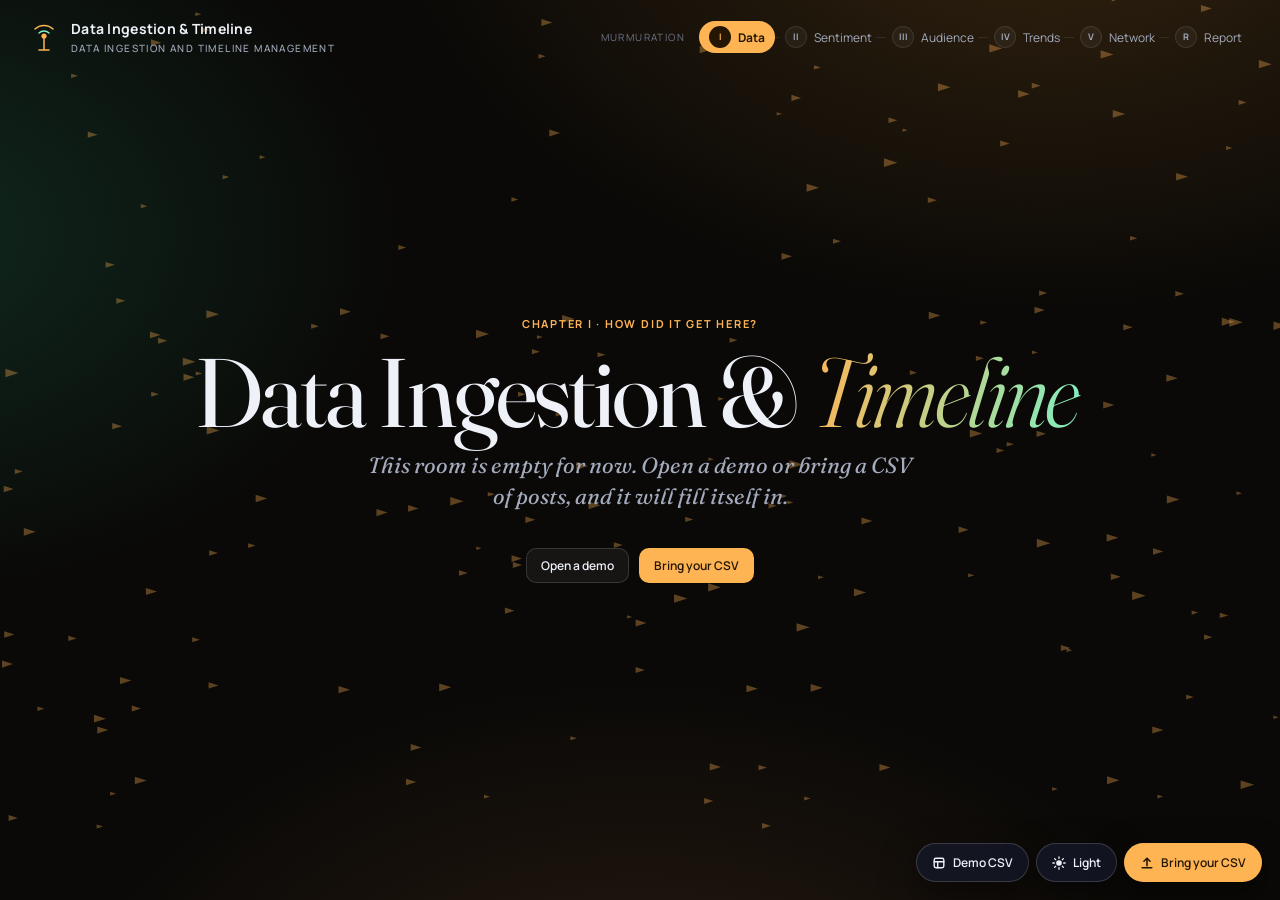
<file: listen/index.html>
<!doctype html>
<html lang="en">
<head>
  <meta charset="utf-8">
  <script src="../core/theme.js"></script>
  <meta name="viewport" content="width=device-width, initial-scale=1">
  <meta name="description" content="Data Ingestion &amp; Timeline: how every post in Murmuration arrives, gets stamped, masked and threaded.">
  <meta name="color-scheme" content="dark">
  <title>Data Ingestion &amp; Timeline | Murmuration</title>
  <link rel="icon" href="../favicon.svg">
  <link rel="preconnect" href="https://fonts.googleapis.com"><link rel="preconnect" href="https://fonts.gstatic.com" crossorigin>
  <link href="https://fonts.googleapis.com/css2?family=Fraunces:ital,opsz,wght@0,9..144,300..700;1,9..144,300..700&family=Manrope:wght@400;500;600;700&display=swap" rel="stylesheet">
  <link rel="stylesheet" href="../core/site.css">
  <style>
    /* A radio room after midnight: warm amber dials, phosphor green traces. */
    :root{--bg:#0a0907;--a:#ffb454;--b:#7df0c3;--dark-on-a:#241603;--glow1:#33230f;--glow2:#10291f;--glow3:#2b1c12}
    .sky{background:radial-gradient(ellipse at 45% 40%,#2a2013 0,#15110b 62%,#0d0b08 100%)}
    .inspect{position:absolute;right:14px;top:14px;width:290px;padding:16px;border-radius:18px;background:#15110bf2;border:1px solid var(--line);box-shadow:0 18px 44px #000a;z-index:5}
    .inspect h4{font:italic 400 24px/1.1 var(--display);margin:0 0 4px}
    .inspect .x{position:absolute;right:10px;top:10px;border:0;width:24px;height:24px;border-radius:50%;background:var(--glass2);line-height:1}
    .inspect .sub{font-size:12px;color:var(--muted);margin-bottom:10px}
    .dl{display:grid;grid-template-columns:1fr auto;gap:5px 10px;font-size:12px;color:var(--muted)}
    .dl b{color:var(--ink);font-variant-numeric:tabular-nums;font-weight:600;text-align:right}
    .out{min-height:92px;background:#0c0e16;border:1px solid var(--line);border-radius:14px;padding:14px;font:italic 18px/1.5 var(--display);overflow-wrap:anywhere}
    .out mark{background:color-mix(in srgb,var(--a) 22%,transparent);color:var(--a);border-radius:5px;padding:0 5px;font-style:normal;font-family:var(--sans);font-size:13px}
    .two{display:grid;grid-template-columns:1fr 1fr;gap:12px}
    .fields{display:grid;grid-template-columns:repeat(4,minmax(0,1fr));gap:8px}
    .field{padding:11px 12px;border-radius:12px;background:var(--glass);border:1px solid var(--line);min-width:0}
    .field span{display:block;font-size:10px;letter-spacing:.08em;text-transform:uppercase;color:var(--faint)}
    .field b{display:block;font:italic 400 15px/1.3 var(--display);margin:3px 0 6px;overflow-wrap:anywhere;min-height:20px}
    .field b.seal{color:var(--a);font:600 12px var(--sans)}
    .pips{display:flex;gap:3px}.pips i{font:600 9px var(--sans);width:18px;height:18px;border-radius:50%;display:grid;place-items:center;border:1px solid var(--line);color:var(--faint);font-style:normal}.pips i.on{background:var(--b);color:#08221a;border-color:transparent}
    table{border-collapse:collapse;width:100%;font-size:12px}
    th,td{padding:10px 8px;border-top:1px solid var(--line);text-align:right;font-variant-numeric:tabular-nums}
    th{font-size:10px;text-transform:uppercase;letter-spacing:.1em;color:var(--faint);font-weight:600}
    td:first-child,th:first-child{text-align:left;font-weight:600}
    @media(max-width:860px){.two{grid-template-columns:1fr}.fields{grid-template-columns:repeat(2,minmax(0,1fr))}.inspect{left:10px;right:10px;width:auto;top:auto;bottom:10px}}
  </style>
  <link rel="stylesheet" href="../core/balance.css">
</head>
<body>
  <div class="shell">
    <header class="nav">
      <div class="brand"><svg viewBox="0 0 32 32" aria-hidden="true"><g fill="none" stroke="#ffb454" stroke-width="1.5" stroke-linecap="round"><path d="M16 17v12M11 29h10"/><path d="M11 12a7 7 0 0 1 10 0" stroke="#7df0c3"/><path d="M7 8a13 13 0 0 1 18 0"/></g><circle cx="16" cy="15" r="2.6" fill="#ffb454"/></svg><div>Data Ingestion &amp; Timeline<small>Data ingestion and timeline management</small></div></div>
      <div id="rail"></div>
      <a class="back" href="../index.html">&larr; Murmuration home</a>
    </header>
    <section class="hero" aria-labelledby="title">
      <div>
        <div class="eyebrow"><i class="live"></i> Chapter I &middot; Ingestion workflow</div>
        <h1 id="title">Every post, <em>timestamped</em></h1>
        <p class="lede">Posts from each platform are timestamped, anonymized, and linked to the conversations they respond to.</p>
      </div>
      <div class="kpis" aria-label="Summary">
        <div class="kpi" style="--c:#ffb454"><span>Posts on file</span><strong id="k-posts">&ndash;</strong><small id="k-posts-s">&nbsp;</small></div>
        <div class="kpi" style="--c:#7df0c3"><span>Voices masked</span><strong id="k-voices">&ndash;</strong><small id="k-voices-s">&nbsp;</small></div>
        <div class="kpi" style="--c:#78c8ff"><span>Doors watched</span><strong id="k-doors">&ndash;</strong><small id="k-doors-s">&nbsp;</small></div>
        <div class="kpi" style="--c:#ff7f9e"><span>Threads tied</span><strong id="k-links">&ndash;</strong><small id="k-links-s">&nbsp;</small></div>
      </div>
    </section>
    <section class="stage" aria-label="The intake line">
      <div class="sky" id="sky">
        <canvas id="line" role="img" aria-label="Posts travelling from six platforms through four checkpoints into a month-long archive wall. The figures are repeated in the ledger below."></canvas>
        <div class="inspect" id="inspect" hidden></div>
      </div>
      <div class="toolbar">
        <div class="timebar"><button type="button" class="play" id="play" aria-label="Play"></button><div class="scrub"><svg id="spark" viewBox="0 0 100 30" preserveAspectRatio="none" aria-hidden="true"></svg><input type="range" id="time" min="0" max="1000" value="0" aria-label="Timeline"></div><div class="read" id="read"></div></div>
        <div class="row-t"><div class="chips" id="doors"></div><span class="hint" id="hint">Tap a checkpoint to see what it did. Tap a door to shut it.</span></div>
      </div>
    </section>
  </div>
  <main class="shell">
    <section class="strip" aria-label="Dataset">
      <div><strong>The Murmuration dataset</strong><small id="meta">&nbsp;</small></div>
      <a class="btn go" href="../data/audience_sample.csv" download="audience_sample.csv">Download the dataset</a>
    </section>
    <div class="banner"><b>Synthetic data</b><span>No platform was contacted to make this page. Every post was written by a generator, and it says so on the tin.</span></div>

    <div class="section-head"><h2>Ingestion overview</h2><p>What the night shift wrote down.</p></div>
    <section class="notes" id="notes" aria-label="Findings"></section>

    <div class="section-head"><h2>Analysis</h2><p>The archive, drawer by drawer.</p></div>
    <div class="plates">
      <section class="glass plate wide" aria-labelledby="h1p">
        <div class="plate-head"><div><span class="plate-no">Plate I</span><h3 id="h1p">Anonymization preview</h3></div><span class="tag">Try it</span></div>
        <p class="cap">Preview how personal identifiers are removed before analysis.</p>
        <div class="two"><textarea class="box" id="mask-in" aria-label="Text to mask">Ring Priya on +91 98765 43210 or write to priya@example.com. @priya_k says the #LumenLaunch was rushed.</textarea><div class="out" id="mask-out" aria-live="polite"></div></div>
        <div class="statchips" id="mask-stats"></div>
        <details class="how"><summary>How it is read</summary><p>Patterns catch email addresses, phone numbers and @handles and replace them. The author is then swapped for a one-way code, so the same person keeps the same code without anyone being able to read a name back out of it. Everything happens on your own device.</p></details>
      </section>

      <section class="glass plate wide" aria-labelledby="h2p">
        <div class="plate-head"><div><span class="plate-no">Plate II</span><h3 id="h2p">Post record details</h3></div><button type="button" class="btn" id="pull">Pull another file</button></div>
        <p class="cap">One post, opened on the desk. The little numerals show which chapters read each field.</p>
        <div class="fields" id="fields"></div>
        <details class="how"><summary>How it is read</summary><p>A real row from the dataset. Bio and location are read by the software but sealed here, because no chapter ever shows them to a visitor.</p></details>
      </section>

      <section class="glass plate" aria-labelledby="h3p">
        <div class="plate-head"><div><span class="plate-no">Plate III</span><h3 id="h3p">Records by platform</h3></div><span class="tag">By door</span></div>
        <p class="cap">Who came through which door, and how often they brought company.</p>
        <table id="ledger"></table>
        <details class="how"><summary>How it is read</summary><p>Posts, unique anonymous voices, posts per voice, and the share of posts that react to an earlier post.</p></details>
      </section>
      <section class="glass plate" aria-labelledby="h4p">
        <div class="plate-head"><div><span class="plate-no">Plate IV</span><h3 id="h4p">Field completeness</h3></div><span class="tag">Completeness</span></div>
        <p class="cap">No archive is perfect. Here is exactly how many blanks this one holds.</p>
        <div id="complete"></div>
        <details class="how"><summary>How it is read</summary><p>Share of rows with a usable value in each field. Reference is only expected on posts that react to something, so it is measured against those.</p></details>
      </section>

      <section class="glass plate wide" aria-labelledby="hwash" id="wash-plate">
        <div class="plate-head"><div><span class="plate-no">Plate IV&frac12;</span><h3 id="hwash">Data cleaning</h3></div><span class="tag">Paper &sect;5</span></div>
        <p class="cap">Garbage in, garbage out. What the door found in this file, under the paper&rsquo;s own three headings.</p>
        <div id="wash"></div>
      </section>

      <section class="glass plate wide" aria-labelledby="h5p">
        <div class="plate-head"><div><span class="plate-no">Plate V</span><h3 id="h5p">Activity by hour</h3></div><span class="tag">Day by hour, UTC</span></div>
        <p class="cap">Days across, hours down, one lit window for each. Click a window to read who was up.</p>
        <div class="scrollx"><svg class="viz" id="wall" viewBox="0 0 1000 330" role="img" aria-label="Heat map of posts by day and hour"></svg></div>
        <details class="how"><summary>How it is read</summary><p>Brighter means more posts arrived in that hour. Times are UTC, so a lit band at night here is somebody&rsquo;s lunchtime elsewhere.</p></details>
      </section>

      <section class="glass plate" aria-labelledby="h6p">
        <div class="plate-head"><div><span class="plate-no">Plate VI</span><h3 id="h6p">Interaction types</h3></div><span class="tag">Kinds of post</span></div>
        <p class="cap">Some arrive with something to say. Others arrive holding somebody else&rsquo;s.</p>
        <div class="lgd" id="kinds-l"></div><div id="kinds"></div>
        <details class="how"><summary>How it is read</summary><p>Original posts, replies, quotes, reposts and cross-platform shares as a share of each door&rsquo;s traffic.</p></details>
      </section>
      <section class="glass plate" aria-labelledby="h7p">
        <div class="plate-head"><div><span class="plate-no">Plate VII</span><h3 id="h7p">Cumulative post volume</h3></div><span class="tag">Cumulative</span></div>
        <p class="cap">The whole run of filing, door by door.</p>
        <svg class="viz" id="pile" viewBox="0 0 620 300" role="img" aria-label="Cumulative posts per platform"></svg>
        <details class="how"><summary>How it is read</summary><p>Running total of posts per platform across the month.</p></details>
      </section>

      <section class="glass plate wide" aria-labelledby="h8p">
        <div class="plate-head"><div><span class="plate-no">Plate VIII</span><h3 id="h8p">Conversation timeline</h3></div><span class="tag">Chronology</span></div>
        <p class="cap">Pull one conversation out of the pile and lay it along the clock.</p>
        <div class="opts"><div class="chips" id="thread-picks"></div></div>
        <div class="lgd" id="thread-l"></div>
        <svg class="viz" id="thread" viewBox="0 0 1000 300" role="img" aria-label="Timeline of one conversation"></svg>
        <div class="statchips" id="thread-stats"></div>
        <details class="how"><summary>How it is read</summary><p>Left to right is time, stretched at the start where most reactions happen. Height is how many hops a post is from the original. Each line ties a post to the one it reacted to.</p></details>
      </section>
    </div>

    <div class="section-head"><h2>Ingestion and privacy workflow</h2><p>Four processing steps and the data protection controls applied.</p></div>
    <section class="pipeline" aria-label="Method">
      <div class="stepc"><div class="n">1</div><h3>Hear</h3><p>Each post is taken in from its door and tagged with where it came from.</p></div>
      <div class="stepc"><div class="n">2</div><h3>Stamp</h3><p>One clock for everybody. Every time is rewritten in UTC so the month reads in order.</p></div>
      <div class="stepc"><div class="n">3</div><h3>Mask</h3><p>Authors become codes. Emails, numbers and handles are struck out of the text.</p></div>
      <div class="stepc"><div class="n">4</div><h3>Thread</h3><p>Every reply, quote, repost and share is tied to the post that set it off.</p></div>
    </section>
    <div class="never"><span class="lab">Data excluded from storage</span><span class="x">Real names</span><span class="x">Handles</span><span class="x">Phone numbers</span><span class="x">Emails</span><span class="x">Private messages</span></div>
    <div class="caveats">
      <div class="caveat"><b>Sample data mode</b>This page reads a finished file. Connecting real platforms needs their permission and their keys.</div>
      <div class="caveat"><b>Dataset coverage</b>Only what came through the doors is on file. Silence outside them leaves no trace.</div>
      <div class="caveat" data-sample="1"><b>The month is invented</b>The dates are real calendar days. The events on them never happened.</div>
    </div>
    <footer><span>Chapter I of Murmuration &middot; Utsav</span><a class="nx" href="../weather/index.html">Next: Sentiment Analysis &rarr;</a><em>Every voice here is synthetic.</em></footer>
  </main>
  <script src="../core/profiler.js"></script>
  <script src="../core/kit.js"></script>
  <script src="../core/senti_model.js"></script>
  <script src="../core/senti.js"></script>
  <script src="../core/hub.js"></script>
  <script src="../core/door.js"></script>
  <script src="../core/loupe.js"></script>
  <script src="listen.js"></script>
  <script src="../core/flight.js"></script>
</body>
</html>
</file>
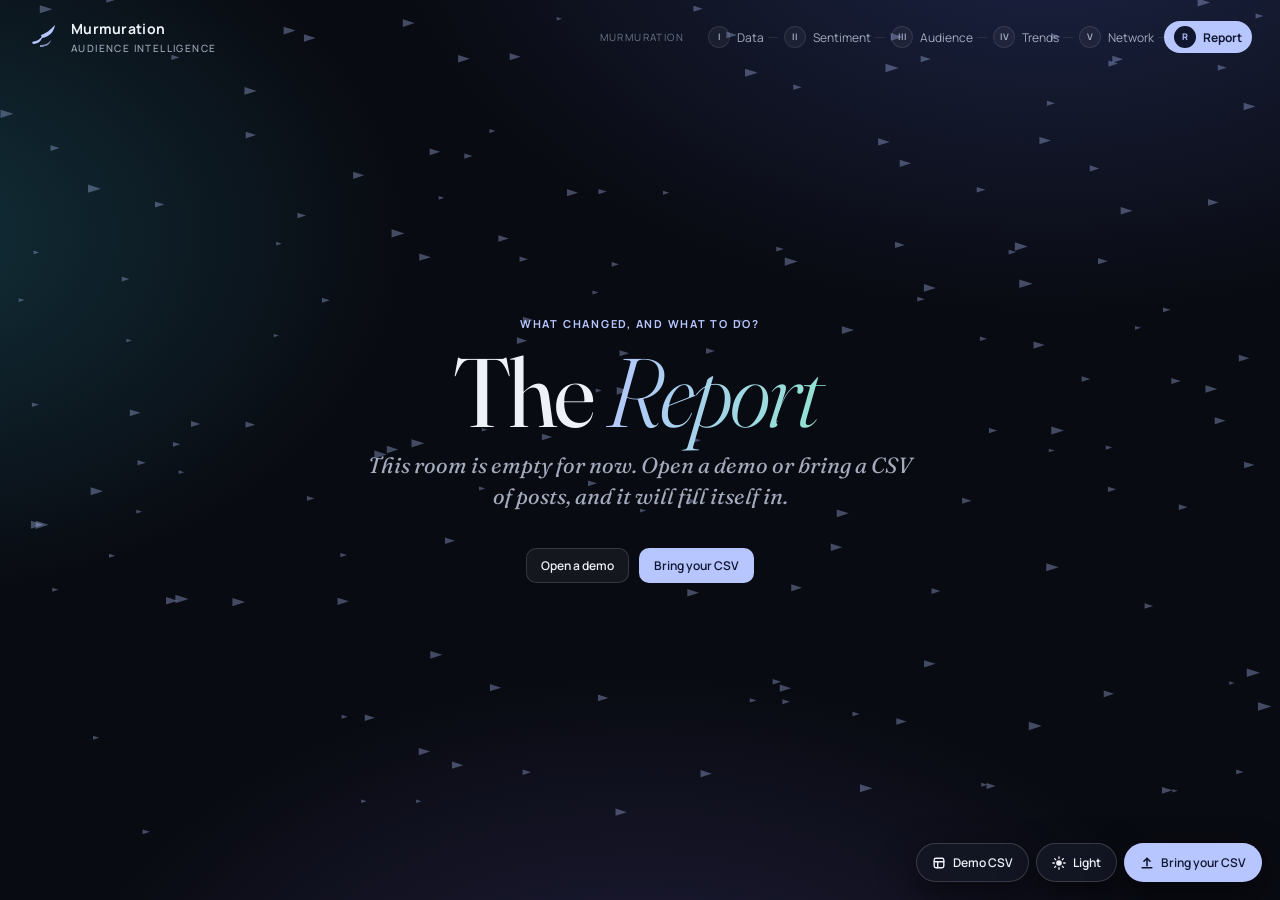
<file: report/index.html>
<!doctype html>
<html lang="en">
<head>
  <meta charset="utf-8">
  <script src="../core/theme.js"></script>
  <meta name="viewport" content="width=device-width, initial-scale=1">
  <meta name="description" content="Export Report: turn the data in Murmuration into a plain summary of what changed and what to do, ready to send as a PDF.">
  <meta name="color-scheme" content="dark">
  <title>Export Report</title>
  <link rel="icon" href="../favicon.svg">
  <link rel="preconnect" href="https://fonts.googleapis.com"><link rel="preconnect" href="https://fonts.gstatic.com" crossorigin>
  <link href="https://fonts.googleapis.com/css2?family=Fraunces:ital,opsz,wght@0,9..144,300..700;1,9..144,300..700&family=Manrope:wght@400;500;600;700&display=swap" rel="stylesheet">
  <link rel="stylesheet" href="../core/site.css">
  <style>
    /* The drafting desk: settings above, one sheet of paper below. */
    :root{--bg:#090b12;--a:#b7c6ff;--b:#8fe3d0;--dark-on-a:#10162e;--glow1:#1d2547;--glow2:#12303a;--glow3:#232040}
    .desk{display:grid;grid-template-columns:repeat(3,minmax(0,1fr));gap:12px}
    .pane{padding:18px;border-radius:20px;border:1px solid var(--line);background:var(--glass);min-width:0}
    .pane h3{margin:0 0 12px;font:italic 400 19px var(--display)}
    .fld{display:block;margin-bottom:11px}
    .fld span{display:block;margin-bottom:4px;font-size:11px;color:var(--muted)}
    .fld input,.fld select{width:100%;padding:9px 11px;border-radius:10px;border:1px solid var(--line);background:var(--glass2);font-size:13px}
    .fld select option{color:#111;background:#fff}
    .pick{display:flex;flex-wrap:wrap;gap:6px}
    .pick button{padding:5px 11px;border-radius:99px;border:1px solid var(--line);background:transparent;color:var(--muted);font-size:12px}
    .pick button[aria-pressed=true]{background:var(--a);border-color:var(--a);color:var(--dark-on-a);font-weight:600}
    .tick{display:flex;align-items:center;gap:8px;padding:3px 0;font-size:13px;cursor:pointer}
    .tick input{width:15px;height:15px;accent-color:var(--a)}
    .acts{display:flex;justify-content:center;flex-wrap:wrap;gap:10px;margin:16px 0 0}
    .acts button{padding:11px 20px;border-radius:99px;border:1px solid var(--line);background:var(--glass2);font-weight:600;font-size:13px}
    .acts button.go{background:var(--a);border-color:var(--a);color:var(--dark-on-a)}
    .acts-note{min-height:20px;margin:8px 0 0;text-align:center;font-size:12px;color:var(--muted)}
    #preview{display:flex;justify-content:center}
    #print-root{display:none}
    @media(max-width:980px){.desk{grid-template-columns:1fr}}
  </style>
  <link rel="stylesheet" href="../core/balance.css">
</head>
<body>
  <div class="shell">
    <header class="nav"><div class="brand"><svg viewBox="0 0 32 32" aria-hidden="true"><g fill="#b7c6ff"><path d="M4 21c6-1 8-3 11-7-1 5-4 9-10 9z"/><path d="M13 14c6-2 9-5 14-10-1 7-6 12-13 13z"/><path d="M12 24c5 0 8-1 11-5-1 5-6 7-11 7z" opacity=".7"/></g></svg><div>Murmuration<small>Audience intelligence</small></div></div><div id="rail"></div></header>
    <section class="hero" style="grid-template-columns:1fr">
      <div>
        <span class="eyebrow"><span class="live"></span>For the person who has to brief someone</span>
        <h1>The <em>report</em></h1>
        <p class="lede">What changed, why it matters and what to do next, on paper you can forward. Pick the period and the parts you need. Everything stays in this browser.</p>
      </div>
    </section>
  </div>
  <main class="shell">
    <div class="section-head"><h2>Set it up</h2><p>The sheet below redraws as you choose.</p></div>
    <section class="desk" aria-label="Report settings">
      <div class="pane">
        <h3>On the cover</h3>
        <label class="fld"><span>Report title</span><input id="f-title" maxlength="80" autocomplete="off"></label>
        <label class="fld"><span>Prepared for</span><input id="f-client" maxlength="80" autocomplete="off" placeholder="Client or team"></label>
        <label class="fld"><span>Prepared by</span><input id="f-author" maxlength="80" autocomplete="off" placeholder="Your name"></label>
      </div>
      <div class="pane">
        <h3>Period and scope</h3>
        <label class="fld"><span>Period</span><select id="f-span"></select></label>
        <label class="fld"><span>Topic</span><select id="f-tag"></select></label>
        <div class="fld"><span>Platforms</span><div class="pick" id="f-plats"></div></div>
      </div>
      <div class="pane">
        <h3>What goes in</h3>
        <div id="f-parts"></div>
      </div>
    </section>
    <div class="acts"><button type="button" class="go" id="do-pdf">Download PDF</button><button type="button" id="do-file">Save as a web file</button><button type="button" id="do-copy">Copy the summary</button></div>
    <p class="acts-note" id="note" role="status"></p>
    <div class="section-head"><h2>The sheet</h2><p>Exactly what your reader gets.</p></div>
    <section id="preview" aria-live="polite"></section>
    <footer><span>Export Report of Murmuration &middot; Utsav</span><a class="nx" href="../index.html">Back to Murmuration &rarr;</a><em>Numbers come from the file loaded in this browser.</em></footer>
  </main>
  <div id="print-root" data-theme-skip="1"></div>
  <script src="../core/profiler.js"></script>
  <script src="../core/kit.js"></script>
  <script src="../core/senti_model.js"></script>
  <script src="../core/senti.js"></script>
  <script src="../core/hub.js"></script>
  <script src="../core/door.js"></script>
  <script src="../core/loupe.js"></script>
  <script src="report.js"></script>
  <script src="../core/flight.js"></script>
</body>
</html>
</file>
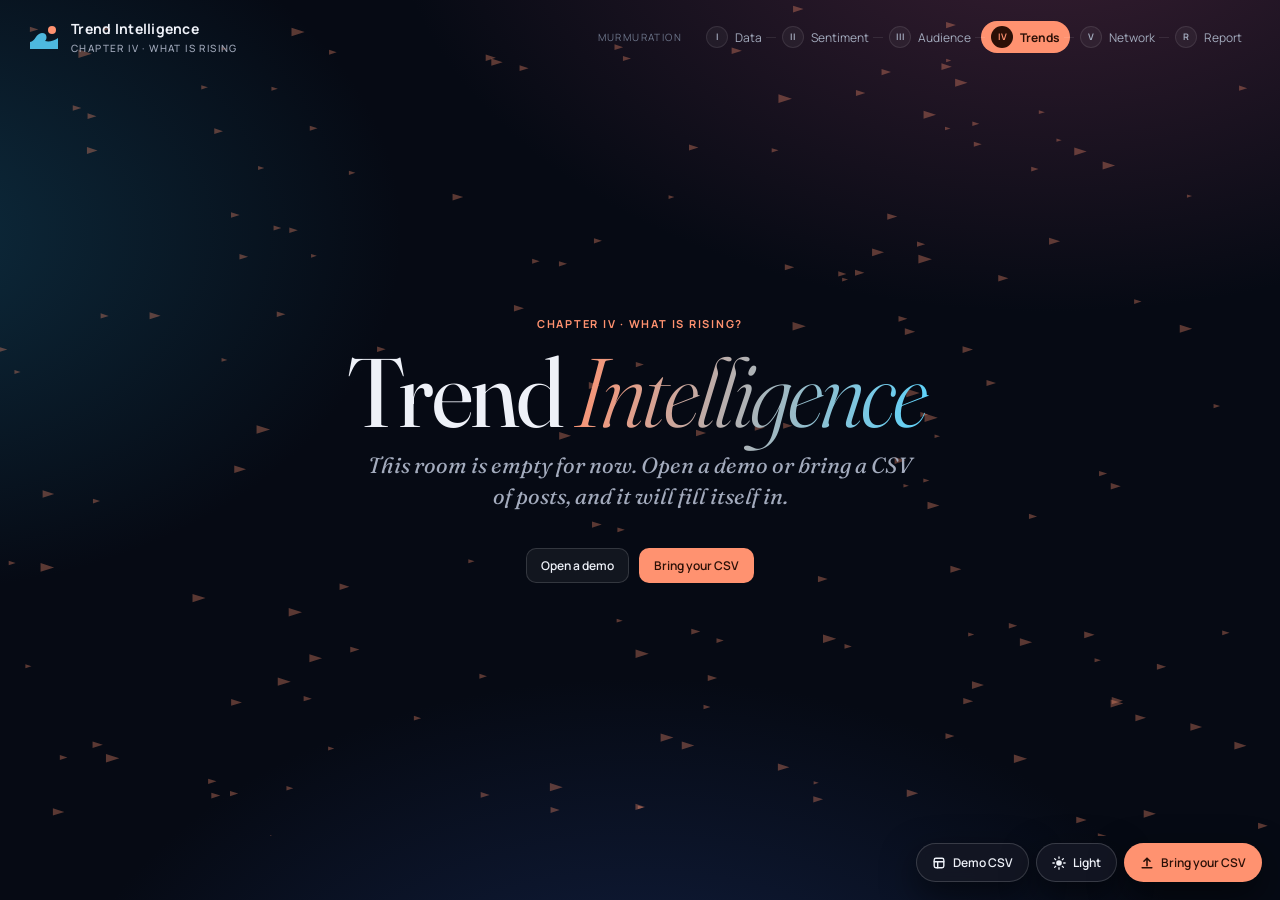
<file: swell/index.html>
<!doctype html>
<html lang="en">
<head>
  <meta charset="utf-8">
  <script src="../core/theme.js"></script>
  <meta name="viewport" content="width=device-width, initial-scale=1">
  <meta name="description" content="Trend Intelligence: which trends are rising, which have broken, and a forecaster you can try to beat.">
  <meta name="color-scheme" content="dark">
  <title>Trend Intelligence | Murmuration</title>
  <link rel="icon" href="../favicon.svg">
  <link rel="preconnect" href="https://fonts.googleapis.com"><link rel="preconnect" href="https://fonts.gstatic.com" crossorigin>
  <link href="https://fonts.googleapis.com/css2?family=Fraunces:ital,opsz,wght@0,9..144,300..700;1,9..144,300..700&family=Manrope:wght@400;500;600;700&display=swap" rel="stylesheet">
  <link rel="stylesheet" href="../core/site.css">
  <style>
    /* The sea at last light: deep indigo water, a coral horizon. */
    :root{--bg:#060a14;--a:#ff9270;--b:#59d5ff;--dark-on-a:#2b1007;--glow1:#3a1f33;--glow2:#0d2c3e;--glow3:#132246}
    .sky{background:linear-gradient(180deg,#141c38 0,#0c1530 55%,#081024 100%)}
    .board{position:absolute;right:14px;top:14px;bottom:14px;width:262px;z-index:4;padding:14px 16px;border-radius:18px;background:#0a1124e6;border:1px solid var(--line);display:flex;flex-direction:column;gap:6px;overflow:hidden}
    .board h4{font:italic 400 19px var(--display);margin:0}
    .board small{color:var(--faint);font-size:11px}
    .rk{display:grid;grid-template-columns:18px 1fr auto;gap:8px;align-items:center;font-size:12px;border:0;background:transparent;text-align:left;padding:5px 6px;border-radius:9px;width:100%}
    .rk:hover,.rk.on{background:#ffffff14}
    .rk i{font:italic 13px var(--display);color:var(--faint)}.rk b{font-weight:600}.rk span{color:var(--muted);font-variant-numeric:tabular-nums;font-size:11px}
    .rk.up span{color:#7be08a}.rk.down span{color:#ff7f9e}
    .pick{display:flex;gap:6px;flex-wrap:wrap}
    .score{display:flex;gap:22px;align-items:center;flex-wrap:wrap;font-size:12px;color:var(--muted)}
    .score b{font:300 30px var(--display);color:var(--ink);margin-right:6px}
    .tide{display:grid;gap:2px;min-width:760px;font-size:11px}
    .tide .l{color:#dbe0ec;font-size:12px;align-self:center;text-align:right;padding-right:10px}
    .tide .c{height:26px;border-radius:4px;background:#ffffff08}
    .big3{display:grid;grid-template-columns:repeat(3,1fr);gap:10px}
    .big3 div{padding:14px;border-radius:14px;background:var(--glass);border:1px solid var(--line);font-size:12px;color:var(--muted)}
    .big3 b{display:block;font:300 34px/1.1 var(--display);color:var(--ink)}
    .big3 em{font:italic 13px var(--display);display:block;margin-top:4px;color:#d5dbe7}
    .kpi strong{font-size:clamp(24px,2.5vw,34px);white-space:nowrap;overflow:hidden;text-overflow:ellipsis}
    table{border-collapse:collapse;width:100%;font-size:12px}
    th,td{padding:9px 6px;border-top:1px solid var(--line);text-align:right;font-variant-numeric:tabular-nums}
    th{font-size:10px;text-transform:uppercase;letter-spacing:.08em;color:var(--faint);font-weight:600}
    td:first-child,th:first-child{text-align:left}td:first-child{font:italic 15px var(--display)}
    @media(max-width:860px){.board{position:static;width:auto;margin:0;border-radius:0;border-width:1px 0 0}.sky.hasboard{height:auto}.sky.hasboard canvas{position:relative;height:340px}.big3{grid-template-columns:1fr}}
  </style>
  <link rel="stylesheet" href="../core/balance.css">
</head>
<body>
  <div class="shell">
    <header class="nav">
      <div class="brand"><svg viewBox="0 0 32 32" aria-hidden="true"><path d="M2 21c5 0 6-9 12-9s5 7 3 8c4 1 9 0 13-3v11H2z" fill="#59d5ff" opacity=".85"/><circle cx="24" cy="9" r="4" fill="#ff9270"/></svg><div>Trend Intelligence<small>Chapter IV &middot; What is rising</small></div></div>
      <div id="rail"></div>
      <a class="back" href="../index.html">&larr; Murmuration home</a>
    </header>
    <section class="hero" aria-labelledby="title">
      <div>
        <div class="eyebrow"><i class="live"></i> Chapter IV &middot; Trend summary</div>
        <h1 id="title">Track <em>emerging topics</em></h1>
        <p class="lede">Track topic volume and momentum over time. Review historical forecasts using only data available at each point in the timeline.</p>
      </div>
      <div class="kpis" aria-label="Summary">
        <div class="kpi" style="--c:#ff9270"><span>Waves on the chart</span><strong id="k-n">&ndash;</strong><small id="k-n-s">&nbsp;</small></div>
        <div class="kpi" style="--c:#59d5ff"><span>Biggest set</span><strong id="k-b">&ndash;</strong><small id="k-b-s">&nbsp;</small></div>
        <div class="kpi" style="--c:#7be08a"><span>Fastest to break</span><strong id="k-f">&ndash;</strong><small id="k-f-s">&nbsp;</small></div>
        <div class="kpi" style="--c:#ffd27a"><span>Forecaster&rsquo;s record</span><strong id="k-h">&ndash;</strong><small id="k-h-s">&nbsp;</small></div>
      </div>
    </section>
    <section class="stage" aria-label="The time machine">
      <div class="sky hasboard" id="sky">
        <canvas id="sea" role="img" aria-label="Each trend drawn as a wave over thirty days, hidden beyond the chosen day, with a dashed forecast. The rankings appear beside it."></canvas>
        <div class="board" id="board"></div>
      </div>
      <div class="toolbar">
        <div class="row-t"><div class="tabs" id="mode"><button type="button" data-v="time" aria-pressed="true">Time machine</button><button type="button" data-v="game" aria-pressed="false">Beat the forecaster</button></div><span class="hint" id="hint"></span></div>
        <div id="tool"></div>
      </div>
    </section>
  </div>
  <main class="shell">
    <section class="strip" aria-label="Dataset"><div><strong>The Murmuration dataset</strong><small id="meta">&nbsp;</small></div><a class="btn go" href="../data/audience_sample.csv" download="audience_sample.csv">Download the dataset</a></section>
    <div class="banner"><b>Synthetic data</b><span>Invented waves on an invented sea. The scoring is real, though, and the forecaster cannot peek.</span></div>

    <div class="section-head"><h2>Trend summary</h2><p>Conditions at the end of the record.</p></div>
    <section class="notes" id="notes" aria-label="Findings"></section>

    <div class="section-head"><h2>Analysis</h2><p>Charts for people who check the tide twice.</p></div>
    <div class="plates">
      <section class="glass plate" aria-labelledby="p1">
        <div class="plate-head"><div><span class="plate-no">Plate I</span><h3 id="p1">Topic volume and momentum</h3></div><span class="tag" id="mm-tag">Momentum</span></div>
        <p class="cap">Up and to the right is the big one. Follows the day set in the time machine.</p>
        <svg class="viz" id="mm" viewBox="0 0 620 340" role="img" aria-label="Trends by size and momentum"></svg>
        <details class="how"><summary>How it is read</summary><p>Across is everything posted so far. Up is how the last three days compare with the three before. Bubble size is the number of voices.</p></details>
      </section>
      <section class="glass plate" aria-labelledby="p2">
        <div class="plate-head"><div><span class="plate-no">Plate II</span><h3 id="p2">Forecast performance</h3></div><span class="tag">Backtest</span></div>
        <p class="cap">Every morning it had to guess the next three days using only the past. Here is how that went.</p>
        <div class="big3" id="big3"></div>
        <svg class="viz" id="errs" viewBox="0 0 620 130" style="margin-top:12px" role="img" aria-label="Forecast error compared with a naive guess"></svg>
        <details class="how"><summary>How it is read</summary><p>Damped Holt smoothing is compared with simply assuming the next three days repeat the last three. Lower error is better. An alarm counts as right when the trend gets at least 5 more posts in the next three days.</p></details>
      </section>
      <section class="glass plate wide" aria-labelledby="p3">
        <div class="plate-head"><div><span class="plate-no">Plate III</span><h3 id="p3">Topic activity by day</h3></div><span class="tag">Trend by day</span></div>
        <p class="cap">All the water on file. Each bright patch is a set rolling through. Click one.</p>
        <div class="scrollx"><div class="tide" id="tide"></div></div>
        <details class="how"><summary>How it is read</summary><p>Brighter means more posts carrying that hashtag on that day. Trends are ordered by total size.</p></details>
      </section>
      <section class="glass plate" aria-labelledby="p4">
        <div class="plate-head"><div><span class="plate-no">Plate IV</span><h3 id="p4">Topic lifecycle</h3></div><span class="tag">Lifecycle</span></div>
        <p class="cap">How long each one took to rise, how hard it broke, and how long the foam hung about.</p>
        <table id="anat"></table>
        <details class="how"><summary>How it is read</summary><p>Rise is the days from first post to the busiest day. Crest is posts on that day. Afterlife is the days after the crest that still saw at least one post in five of the crest&rsquo;s size.</p></details>
      </section>
      <section class="glass plate" aria-labelledby="p5">
        <div class="plate-head"><div><span class="plate-no">Plate V</span><h3 id="p5">Topic adoption by platform</h3></div><span class="tag">Platform order</span></div>
        <p class="cap">Each dot is a platform catching the wave. The further right, the later to the party.</p>
        <svg class="viz" id="first" viewBox="0 0 620 340" role="img" aria-label="Order in which platforms joined each trend"></svg>
        <div class="lgd" id="first-l" style="margin-top:8px"></div>
        <details class="how"><summary>How it is read</summary><p>Days between a trend&rsquo;s first post anywhere and its first post on each platform.</p></details>
      </section>
      <section class="glass plate" aria-labelledby="p6">
        <div class="plate-head"><div><span class="plate-no">Plate VI</span><h3 id="p6">Emerging keywords</h3></div><span class="tag">Keywords</span></div>
        <p class="cap">Never mind the hashtags. These are the plain words creeping into the water.</p>
        <div id="words"></div>
        <details class="how"><summary>How it is read</summary><p>How often each English word appeared in the second half of the month compared with the first, per thousand posts. Short and common words are left out.</p></details>
      </section>
      <section class="glass plate" aria-labelledby="p7">
        <div class="plate-head"><div><span class="plate-no">Plate VII</span><h3 id="p7">Interaction mix by topic</h3></div><span class="tag">Reposts vs talk</span></div>
        <p class="cap">Some waves are pushed by conversation. Others just get passed along.</p>
        <div class="lgd" id="car-l"></div><div id="carry"></div>
        <details class="how"><summary>How it is read</summary><p>Each trend&rsquo;s posts split by kind: original, reply, quote, repost and share across platforms.</p></details>
      </section>
    </div>

    <div class="section-head"><h2>Trend detection and forecasting methodology</h2><p>Four steps, and one rule it may never break.</p></div>
    <section class="pipeline" aria-label="Method">
      <div class="stepc"><div class="n">1</div><h3>Spot</h3><p>Hashtags shared by at least 5 voices earn a place on the chart.</p></div>
      <div class="stepc"><div class="n">2</div><h3>Measure</h3><p>Three-day momentum is scored against the trend&rsquo;s own quiet baseline.</p></div>
      <div class="stepc"><div class="n">3</div><h3>Project</h3><p>Damped Holt smoothing leans on the recent past and stops itself getting carried away.</p></div>
      <div class="stepc"><div class="n">4</div><h3>Own up</h3><p>Every guess is scored against what really happened, and the score stays on the page.</p></div>
    </section>
    <div class="never"><span class="lab">House rules</span><span class="x">Peeking at tomorrow</span><span class="x">Deleting bad guesses</span><span class="x">Calling a ripple a tsunami</span></div>
    <div class="caveats">
      <div class="caveat"><b>Launches come from nowhere</b>No model can see a hashtag that does not exist yet.</div>
      <div class="caveat" data-sample="1"><b>Waves are short here</b>With only a few active days each, forecasts have little to learn from.</div>
      <div class="caveat" data-sample="1"><b>One month, one sea</b>A good score on this sample promises nothing about the next one.</div>
    </div>
    <footer><span>Chapter IV of Murmuration &middot; Utsav</span><a class="nx" href="../grapevine/index.html">Next: Network &amp; Influence Analysis &rarr;</a><em>Every voice here is synthetic.</em></footer>
  </main>
  <script src="../core/profiler.js"></script>
  <script src="../core/kit.js"></script>
  <script src="../core/senti_model.js"></script>
  <script src="../core/senti.js"></script>
  <script src="../core/hub.js"></script>
  <script src="../core/door.js"></script>
  <script src="../core/loupe.js"></script>
  <script src="swell.js"></script>
  <script src="../core/flight.js"></script>
</body>
</html>
</file>
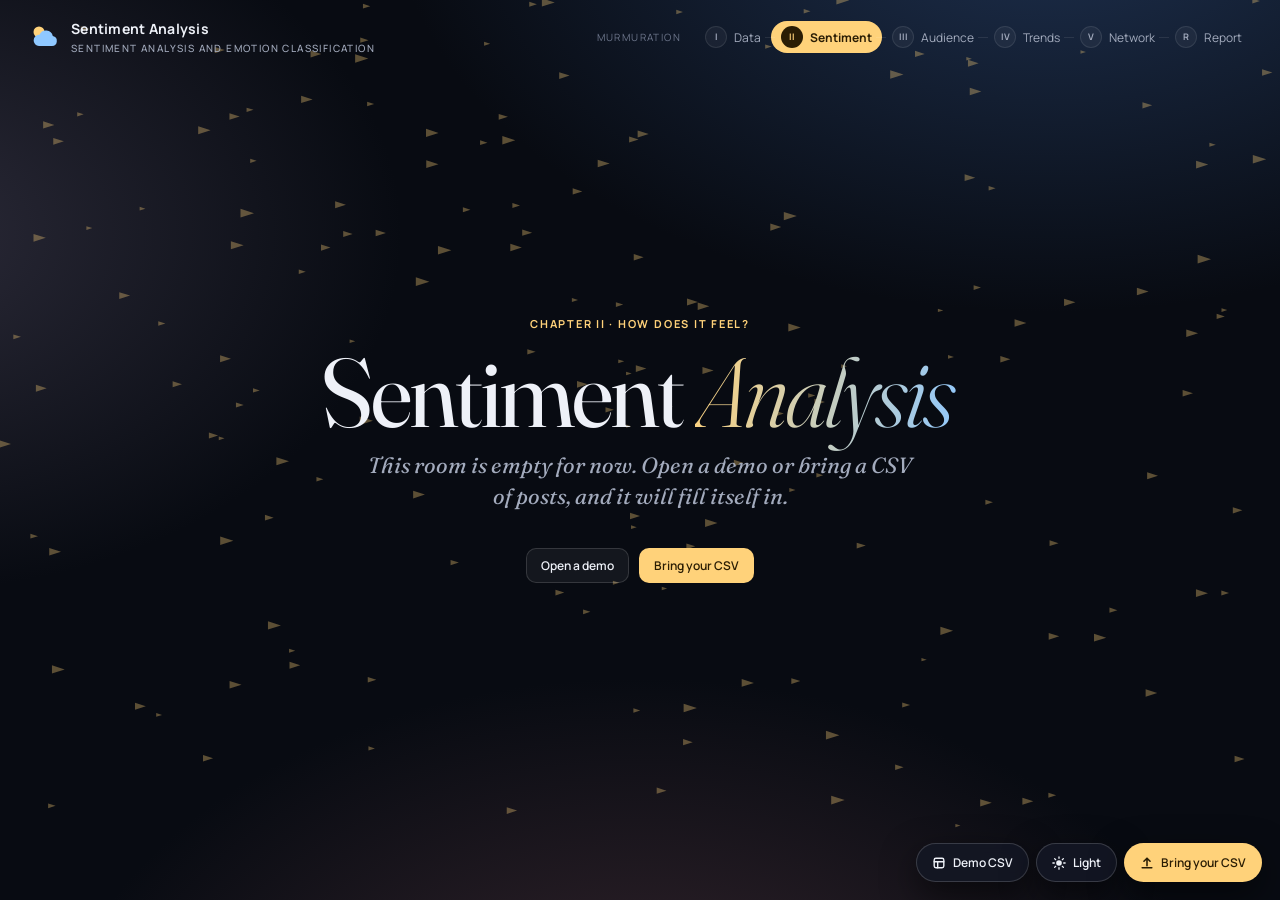
<file: weather/index.html>
<!doctype html>
<html lang="en">
<head>
  <meta charset="utf-8">
  <script src="../core/theme.js"></script>
  <meta name="viewport" content="width=device-width, initial-scale=1">
  <meta name="description" content="Sentiment Analysis: the mood of the crowd, read like a forecast, with fronts, storms, and seven kinds of feeling.">
  <meta name="color-scheme" content="dark">
  <title>Sentiment Analysis | Murmuration</title>
  <link rel="icon" href="../favicon.svg">
  <link rel="preconnect" href="https://fonts.googleapis.com"><link rel="preconnect" href="https://fonts.gstatic.com" crossorigin>
  <link href="https://fonts.googleapis.com/css2?family=Fraunces:ital,opsz,wght@0,9..144,300..700;1,9..144,300..700&family=Manrope:wght@400;500;600;700&display=swap" rel="stylesheet">
  <link rel="stylesheet" href="../core/site.css">
  <style>
    /* A forecaster's studio before dawn: slate skies, one warm sun. */
    :root{--bg:#080b12;--a:#ffd27a;--b:#8fc8ff;--dark-on-a:#2a1d04;--glow1:#1e3150;--glow2:#2b2a38;--glow3:#3a2830}
    .acc-grid{display:grid;grid-template-columns:repeat(2,minmax(0,1fr));gap:26px}.acc-grid h4{margin:0 0 12px;font:italic 400 17px var(--display)}.acc-grid .hint{margin:10px 0 0;font-size:13.5px;line-height:1.5}
    .acc-t{width:100%;border-collapse:collapse;font-variant-numeric:tabular-nums}.acc-t th,.acc-t td{padding:11px 10px;text-align:center;border-bottom:1px solid var(--line);font-size:12px}.acc-t th{color:var(--muted);font-weight:600}.acc-t tbody th{text-align:left}.acc-t td{font:300 24px var(--display)}
    @media(max-width:760px){.acc-grid{grid-template-columns:1fr}}
    .fc{position:absolute;left:22px;top:18px;z-index:4;text-shadow:0 2px 18px #0009;max-width:60%}
    .fc .d{font-size:11px;letter-spacing:.16em;text-transform:uppercase;color:#f1f4fa;font-weight:700}
    .fc .c{font:300 clamp(40px,6vw,76px)/1 var(--display);margin:6px 0 4px;letter-spacing:-.02em}
    .fc .x{font:italic 17px var(--display);color:#f1f4fa}
    .temp{position:absolute;right:22px;top:14px;z-index:4;font:300 clamp(46px,7vw,92px)/1 var(--display);text-shadow:0 2px 18px #0009;font-variant-numeric:tabular-nums}
    .gauges{position:absolute;left:22px;right:22px;bottom:16px;z-index:4;display:flex;gap:18px;flex-wrap:wrap;font-size:12px;color:#f1f4fa;text-shadow:0 1px 8px #000}
    .gauges b{font:400 22px var(--display);margin-right:5px}
    #str.roomy .trow{margin-bottom:26px}#str.roomy .sbar{height:20px}
    .strip30{display:grid;grid-template-columns:repeat(30,minmax(0,1fr));gap:3px;align-items:end;height:58px;min-width:700px}
    .strip30 button{border:0;background:transparent;padding:0;height:100%;display:flex;align-items:flex-end;border-radius:4px}
    .strip30 button i{display:block;width:100%;border-radius:3px 3px 1px 1px;transition:height .4s}
    .strip30 button:hover{background:#ffffff12}
    .strip30 button[aria-pressed=true]{background:#ffffff1f;box-shadow:inset 0 -2px 0 var(--a)}
    .dials{display:grid;grid-template-columns:1fr 1fr;gap:18px;align-items:center}
    .verdict{font:300 42px/1.05 var(--display);margin:0 0 6px}
    .pill{display:inline-block;padding:3px 11px;border-radius:99px;background:var(--a);color:var(--dark-on-a);font-size:11px;font-weight:700}
    .hits{margin-top:10px;display:flex;flex-wrap:wrap;gap:6px}
    .hits span{padding:2px 10px;border-radius:99px;font:italic 14px var(--display);border:1px solid var(--line)}
    .cards{display:grid;grid-template-columns:repeat(4,minmax(0,1fr));gap:10px}
    .front{padding:14px;border-radius:16px;background:var(--glass);border:1px solid var(--line)}
    .front h4{font:italic 400 18px var(--display);margin:0}
    .front .st{font-size:11px;color:var(--muted);margin:2px 0 8px}
    .front svg{display:block;width:100%;height:46px;overflow:visible}
    .front .go{display:flex;gap:10px;margin-top:8px;font-size:11px}.front .go a{color:var(--a);text-decoration:none}.front .go a:hover{text-decoration:underline}
    .scrollx>.grid-h{min-width:500px}
    .grid-h{display:grid;gap:3px;font-size:11px}
    .grid-h .h{color:var(--muted);text-align:center;padding:3px 0}.grid-h .l{color:#dbe0ec;font-size:12px;align-self:center}
    .grid-h .c{height:34px;border-radius:7px;display:grid;place-items:center;color:#eef1f8;font-variant-numeric:tabular-nums}
    @media(max-width:1080px){.cards{grid-template-columns:repeat(2,minmax(0,1fr))}}
    @media(max-width:860px){.dials{grid-template-columns:1fr}.fc{max-width:68%}}
    @media(max-width:560px){.cards{grid-template-columns:1fr}.gauges{gap:10px}}
  </style>
  <link rel="stylesheet" href="../core/balance.css">
</head>
<body>
  <div class="shell">
    <header class="nav">
      <div class="brand"><svg viewBox="0 0 32 32" aria-hidden="true"><circle cx="11" cy="11" r="5.5" fill="#ffd27a"/><path d="M11 25h13a5 5 0 0 0 .8-9.9 7 7 0 0 0-13.3-1.3A5.6 5.6 0 0 0 11 25z" fill="#8fc8ff"/></svg><div>Sentiment Analysis<small>Sentiment analysis and emotion classification</small></div></div>
      <div id="rail"></div>
      <a class="back" href="../index.html">&larr; Murmuration home</a>
    </header>
    <section class="hero" aria-labelledby="title">
      <div>
        <div class="eyebrow"><i class="live"></i> Chapter II &middot; Sentiment overview</div>
        <h1 id="title">Sentiment <em>over time</em></h1>
        <p class="lede">Measure sentiment and emotion across posts over time. Identify shifts by topic, platform, audience segment, and conversation depth.</p>
      </div>
      <div class="kpis" aria-label="Summary">
        <div class="kpi" style="--c:#7be08a"><span>Positive sentiment</span><strong id="k-w">&ndash;</strong><small>posts that read as positive</small></div>
        <div class="kpi" style="--c:#ff7f9e"><span>Negative sentiment</span><strong id="k-s">&ndash;</strong><small>posts that read as negative</small></div>
        <div class="kpi" style="--c:#8fc8ff"><span>Stormiest day</span><strong id="k-st">&ndash;</strong><small id="k-st-s">&nbsp;</small></div>
        <div class="kpi" style="--c:#ffd27a"><span>Sunniest day</span><strong id="k-su">&ndash;</strong><small id="k-su-s">&nbsp;</small></div>
      </div>
    </section>
    <section class="stage" aria-label="The forecast">
      <div class="sky" id="sky">
        <canvas id="scene" role="img" aria-label="An animated sky whose sun, clouds and rain follow the mood of the selected day. The same figures are written beside it."></canvas>
        <div class="fc"><div class="d" id="fc-d"></div><div class="c" id="fc-c"></div><div class="x" id="fc-x"></div></div>
        <div class="temp" id="temp" title="Warm posts minus sour posts, as a share of all posts"></div>
        <div class="gauges" id="gauges"></div>
      </div>
      <div class="toolbar">
        <div class="timebar" style="grid-template-columns:auto 1fr"><button type="button" class="play" id="play" aria-label="Play"></button><div class="scrollx"><div class="strip30" id="strip" role="group" aria-label="Pick a day"></div></div></div>
        <div class="row-t"><div class="chips" id="fronts"></div></div>
      </div>
    </section>
  </div>
  <main class="shell">
    <section class="strip" aria-label="Dataset"><div><strong>The Murmuration dataset</strong><small id="meta">&nbsp;</small></div><a class="btn go" href="../data/audience_sample.csv" download="audience_sample.csv">Download the dataset</a></section>
    <div class="banner"><b>Synthetic data</b><span>These are invented people having invented feelings. Please do not cancel your picnic.</span></div>

    <div class="section-head"><h2>Sentiment summary</h2><p>Read slowly, in a calm voice.</p></div>
    <section class="notes" id="notes" aria-label="Findings"></section>

    <div class="section-head"><h2>Analysis</h2><p>Instruments of the trade.</p></div>
    <div class="plates">
      <section class="glass plate wide" aria-labelledby="p1">
        <div class="plate-head"><div><span class="plate-no">Plate I</span><h3 id="p1">Sentiment distribution</h3></div><span class="tag">Try it</span></div>
        <p class="cap">Tap the glass. Type anything and see which way the needle swings.</p>
        <div class="dials"><div><textarea class="box" id="b-in" aria-label="Sentence to read">Oh great, the battery is really terrible and support was slow. Not impressed!</textarea><div class="hits" id="b-hits"></div></div><div style="text-align:center"><svg class="viz" id="b-g" viewBox="0 0 320 180" style="max-width:340px;margin:auto" role="img" aria-label="Needle showing sentiment"></svg><p class="verdict" id="b-v" aria-live="polite"></p><span class="pill" id="b-f"></span></div></div>
        <details class="how"><summary>How it is read</summary><p>The needle follows a small model trained on 1.6 million tweets, running on your device. The coloured words are the ones that pushed it hardest. The word-list score beside it is the simpler method from the paper. Both are English only, and both can miss a joke.</p></details>
      </section>

      <section class="glass plate" aria-labelledby="p2">
        <div class="plate-head"><div><span class="plate-no">Plate II</span><h3 id="p2">Emotion categories</h3></div><span class="tag">Feelings</span></div>
        <p class="cap">Mood says warm or cold. Feeling says what is actually blowing in. Tap a petal to chart it.</p>
        <svg class="viz" id="wheel" viewBox="-200 -200 400 400" style="max-width:420px;margin:auto" role="img" aria-label="Radial chart of seven feelings"></svg>
        <button type="button" class="btn" id="wheel-read" hidden style="align-self:center;margin-top:8px"></button>
        <details class="how"><summary>How it is read</summary><p>Wording rules sort each post into one feeling, across all the languages in the flock. Sarcasm is the hardest and the least reliable.</p></details>
      </section>
      <section class="glass plate" aria-labelledby="p3">
        <div class="plate-head"><div><span class="plate-no">Plate III</span><h3 id="p3">Sentiment by audience segment</h3></div><span class="tag">Feeling by group</span></div>
        <p class="cap">Everyone is sure their own town has the worst weather.</p>
        <div class="opts"><div class="tabs" id="z-dim"><button type="button" data-v="platform" aria-pressed="true">Platforms</button><button type="button" data-v="region" aria-pressed="false">Regions</button><button type="button" data-v="calling" aria-pressed="false">Professional interests</button></div></div>
        <div class="scrollx"><div class="grid-h" id="zones"></div></div>
        <details class="how"><summary>How it is read</summary><p>Each number is the share of that group&rsquo;s posts carrying that feeling. Groups under 5 people are left out.</p></details>
      </section>

      <section class="glass plate wide" aria-labelledby="p4">
        <div class="plate-head"><div><span class="plate-no">Plate IV</span><h3 id="p4">Sentiment timeline</h3></div><span class="tag" id="r-tag">All feelings</span></div>
        <p class="cap">The mood as one long current, thick where the crowd was loud. Click a day to read it.</p>
        <svg class="viz" id="river" viewBox="0 0 1000 300" role="img" aria-label="Stream of feelings per day"></svg>
        <div class="lgd" id="r-l" style="margin-top:10px"></div>
        <details class="how"><summary>How it is read</summary><p>Each band is one feeling, stacked by day. Tap a petal in Emotion categories to lift a single feeling out of the stream.</p></details>
      </section>

      <section class="glass plate wide" aria-labelledby="p5">
        <div class="plate-head"><div><span class="plate-no">Plate V</span><h3 id="p5">Sentiment by topic</h3></div><span class="tag">Trends</span></div>
        <p class="cap">Every trend carries its own weather. A few of them change their mind halfway.</p>
        <div class="cards" id="cards"></div>
        <details class="how"><summary>How it is read</summary><p>Each line is a trend&rsquo;s mood over its active days, above the dotted line warm, below it sour. The verdict compares its first half with its second.</p></details>
      </section>

      <section class="glass plate" aria-labelledby="p6">
        <div class="plate-head"><div><span class="plate-no">Plate VI</span><h3 id="p6">Sentiment by hour</h3></div><span class="tag">By hour, UTC</span></div>
        <p class="cap">Is the crowd kinder in the morning? Consult the bars.</p>
        <svg class="viz" id="hours" viewBox="0 0 620 260" role="img" aria-label="Mood by hour"></svg>
        <details class="how"><summary>How it is read</summary><p>Warm minus sour as a share of posts in each UTC hour, from all time zones at once.</p></details>
      </section>
      <section class="glass plate" aria-labelledby="p7">
        <div class="plate-head"><div><span class="plate-no">Plate VII</span><h3 id="p7">Sentiment by conversation depth</h3></div><span class="tag">Depth</span></div>
        <p class="cap">Conversations have altitude. Watch the temperature as they climb.</p>
        <svg class="viz" id="depth" viewBox="0 0 620 260" role="img" aria-label="Mood by depth in thread"></svg>
        <details class="how"><summary>How it is read</summary><p>Mood of posts by how many hops they sit from the original post. Dots shrink when few posts reach that depth.</p></details>
      </section>
    </div>

    <div class="plates" style="margin-top:14px">
      <section class="glass plate" aria-labelledby="p8" id="nb">
        <div class="plate-head"><div><span class="plate-no">Plate VIII</span><h3 id="p8">Classifier method</h3></div><span class="tag">Paper &sect;6.2.2</span></div>
        <p class="cap">A clerk who has only ever read the labelled posts, and now has opinions about yours.</p>
        <textarea class="box" id="nb-in" aria-label="Sentence for the classifier">Honestly the support team was quick and lovely</textarea>
        <div id="nb-out" style="margin-top:12px"></div>
        <div class="statchips" id="nb-score" style="display:grid;grid-template-columns:repeat(2,minmax(0,1fr));gap:12px 18px"></div>
        <details class="how"><summary>How it is read</summary><p>A multinomial Naive Bayes over a bag of words, trained in your browser. It sits two exams. The first holds back a fifth of the posts. The second holds back a fifth of the distinct wordings, so every question is new. The demo flock is written from only a few dozen phrases, so the clerk can memorise them but learns little it can carry to a fresh sentence, and the second score shows it. Real files tend to bring the two scores closer.</p></details>
      </section>
      <section class="glass plate" aria-labelledby="p9" id="strength">
        <div class="plate-head"><div><span class="plate-no">Plate IX</span><h3 id="p9">Sentiment confidence</h3></div><span class="tag">Paper &sect;6.2.1</span></div>
        <p class="cap">First, is it an opinion at all? Then, how firmly was it meant? Click a band to read it.</p>
        <div id="str" class="roomy"></div>
        <div class="lgd" style="margin-top:10px"><span><i style="background:#7be08a"></i>warm</span><span><i style="background:#ffd27a"></i>even</span><span><i style="background:#ff7f9e"></i>sour</span></div>
        <details class="how"><summary>How it is read</summary><p>The word list scores opinion words +1 or -1, flips them after a negation and boosts them after "very" or an exclamation mark. No opinion words means a plain statement. Only posts in English or with no language tag are read.</p></details>
      </section>
      <section class="glass plate wide" aria-labelledby="p10" id="accuracy">
        <div class="plate-head"><div><span class="plate-no">Plate X</span><h3 id="p10">Model evaluation</h3></div><span class="tag">Measured</span></div>
        <p class="cap">Marked against text that people labelled by hand, which the model never saw while it learned.</p>
        <div id="acc"></div>
        <details class="how"><summary>How it is read</summary><p>The reader is a logistic regression over words and word pairs, with negation marked. It learned from Sentiment140, 1.6 million tweets labelled by their emoticons. The exams are Sentiment140&rsquo;s hand-labelled tweets and UCI&rsquo;s Sentiment Labelled Sentences. Neither was used for training or for choosing settings. Marks fall on sarcasm, slang and language that differs from what it studied, and it will not judge posts that are not in English.</p></details>
      </section>
    </div>

    <div class="section-head"><h2>Sentiment methodology</h2><p>Four instruments, and a few things no forecaster should promise.</p></div>
    <section class="pipeline" aria-label="Method">
      <div class="stepc"><div class="n">1</div><h3>Read</h3><p>Each post arrives with a mood: warm, even or sour.</p></div>
      <div class="stepc"><div class="n">2</div><h3>Sort</h3><p>Wording rules name the feeling, from excitement to sarcasm.</p></div>
      <div class="stepc"><div class="n">3</div><h3>Average</h3><p>Days, trends and groups are rolled up. Warm minus sour gives the temperature.</p></div>
      <div class="stepc"><div class="n">4</div><h3>Announce</h3><p>The numbers become weather, because nobody ever argued with a cloud.</p></div>
    </section>
    <div class="never"><span class="lab">Not on the chart</span><span class="x">Any one person&rsquo;s mood</span><span class="x">Diagnoses</span><span class="x">Mental health</span><span class="x">Private messages</span></div>
    <div class="caveats">
      <div class="caveat"><b>Sarcasm bites back</b>The reader takes &ldquo;oh great&rdquo; as a compliment more often than it should.</div>
      <div class="caveat" data-sample="1"><b>Labels came with the flock</b>Mood here was written alongside the sample. On a file with no labels, the trained reader fills it in.</div>
      <div class="caveat"><b>A post is not a person</b>Somebody can be sour on Tuesday and delightful by Friday.</div>
    </div>
    <footer><span>Chapter II of Murmuration &middot; Utsav</span><a class="nx" href="../atlas/index.html">Next: Audience Demographics &rarr;</a><em>Every voice here is synthetic.</em></footer>
  </main>
  <script src="../core/profiler.js"></script>
  <script src="../core/kit.js"></script>
  <script src="../core/senti_model.js"></script>
  <script src="../core/senti.js"></script>
  <script src="../core/hub.js"></script>
  <script src="../core/door.js"></script>
  <script src="../core/loupe.js"></script>
  <script src="weather.js"></script>
  <script src="../core/flight.js"></script>
</body>
</html>
</file>
<file: core/site.css>
/* Murmuration: the shared structure of every chapter. Each page only sets its own colours. */
:root{color-scheme:dark;--bg:#07090f;--ink:#eef1f8;--muted:#a3abbd;--faint:#6e778c;--line:rgba(255,255,255,.09);--glass:rgba(255,255,255,.045);--glass2:rgba(255,255,255,.08);--a:#ffc266;--b:#78c8ff;--dark-on-a:#231602;--glow1:#2a2030;--glow2:#142a30;--glow3:#2a1b2a;--display:"Fraunces","Iowan Old Style","Palatino Linotype",Palatino,Georgia,serif;--sans:"Manrope",Inter,ui-sans-serif,system-ui,-apple-system,"Segoe UI",Roboto,sans-serif}
*{box-sizing:border-box}[hidden]{display:none!important}
html{scroll-behavior:smooth}
body{margin:0;background:var(--bg);color:var(--ink);font:14px/1.6 var(--sans);-webkit-font-smoothing:antialiased;overflow-x:hidden}
body:before{content:"";position:fixed;inset:0;z-index:-2;background:radial-gradient(1100px 700px at 82% -12%,var(--glow1) 0,transparent 60%),radial-gradient(900px 640px at -8% 26%,var(--glow2) 0,transparent 56%),radial-gradient(1000px 700px at 50% 122%,var(--glow3) 0,transparent 60%),var(--bg)}
a{color:inherit}
.shell{max-width:1320px;margin:auto;padding:0 28px}
button,select,input,textarea{font:inherit;color:inherit}button{cursor:pointer}
:focus-visible{outline:2px solid var(--a);outline-offset:2px;border-radius:8px}
.sr{position:absolute;width:1px;height:1px;overflow:hidden;clip:rect(0,0,0,0)}
.nav{display:flex;align-items:center;justify-content:space-between;gap:16px;padding:18px 0 6px;flex-wrap:wrap}
.brand{display:flex;align-items:center;gap:11px;font-weight:700;letter-spacing:.02em}
.brand svg{width:32px;height:32px}
.brand small{display:block;font-weight:500;color:var(--muted);letter-spacing:.14em;font-size:10px;text-transform:uppercase}
.rail{display:flex;align-items:center;font-size:12px}
.rail-label{color:var(--faint);letter-spacing:.14em;text-transform:uppercase;font-size:10px;margin-right:14px;text-decoration:none}
.rail-label:hover{color:var(--ink)}
.step{display:flex;align-items:center;gap:7px;color:var(--muted);text-decoration:none;padding:5px 10px;border-radius:99px;position:relative}
.step b{display:grid;place-items:center;width:22px;height:22px;border-radius:50%;border:1px solid var(--line);font-size:9px;background:var(--glass)}
.step+.step:before{content:"";position:absolute;left:-6px;top:50%;width:10px;height:1px;background:var(--line)}
a.step:hover{color:var(--ink);background:var(--glass)}
.step.on{color:var(--dark-on-a);background:var(--a);font-weight:700}
.step.on b{background:var(--dark-on-a);color:var(--a);border-color:transparent}
.back{color:var(--muted);text-decoration:none;font-size:12px}.back:hover{color:var(--ink)}
.hero{display:grid;grid-template-columns:1.2fr 1fr;gap:28px;align-items:end;padding:30px 0 20px}
.eyebrow{display:inline-flex;align-items:center;gap:9px;text-transform:uppercase;letter-spacing:.16em;font-size:11px;color:var(--a);font-weight:700}
.live{width:7px;height:7px;border-radius:50%;background:var(--a);animation:pulse 2.2s infinite}
@keyframes pulse{0%{box-shadow:0 0 0 0 var(--a)}70%{box-shadow:0 0 0 9px transparent}100%{box-shadow:0 0 0 0 transparent}}
h1{font:400 clamp(50px,7.6vw,98px)/.94 var(--display);letter-spacing:-.03em;margin:12px 0 16px}
h1 em{font-style:italic;font-weight:300;background:linear-gradient(100deg,var(--a),var(--b));-webkit-background-clip:text;background-clip:text;color:transparent;padding-right:.08em}
.lede{color:var(--muted);max-width:560px;margin:0;font-size:15px;line-height:1.65}
.kpis{display:grid;grid-template-columns:repeat(2,1fr);gap:10px}
.kpi{padding:14px 16px;border-radius:16px;background:var(--glass);border:1px solid var(--line);position:relative;overflow:hidden}
.kpi:before{content:"";position:absolute;right:-24px;top:-24px;width:84px;height:84px;border-radius:50%;background:var(--c,var(--a));opacity:.14;filter:blur(8px)}
.kpi span{display:block;color:var(--muted);font-size:11px;letter-spacing:.06em;text-transform:uppercase}
.kpi strong{display:block;font:400 34px/1.1 var(--display);margin:4px 0 0;font-variant-numeric:tabular-nums}
.kpi small{color:var(--faint);font-size:11px}
.stage{border-radius:26px;border:1px solid var(--line);background:#0c0e16;box-shadow:0 30px 90px #0000007a;overflow:hidden}
.sky{position:relative;height:clamp(440px,62vh,640px);overflow:hidden}
.sky canvas{position:absolute;inset:0;width:100%;height:100%;display:block}
.toolbar{padding:14px 16px 16px;background:var(--glass2);display:grid;gap:12px;border-top:1px solid var(--line)}
.row-t{display:flex;gap:12px;align-items:center;flex-wrap:wrap}
.timebar{display:grid;grid-template-columns:auto 1fr auto;gap:12px;align-items:center}
.play{width:36px;height:36px;border-radius:50%;border:1px solid var(--a);background:transparent;display:grid;place-items:center}
.play:hover{background:var(--glass2)}.play svg{width:14px;height:14px;fill:var(--a)}
.scrub{position:relative;height:36px}
.scrub svg{position:absolute;inset:3px 0 7px;width:100%;height:calc(100% - 10px);overflow:visible}
.scrub input[type=range]{-webkit-appearance:none;appearance:none;position:absolute;inset:0;width:100%;height:100%;margin:0;background:transparent}
.scrub input::-webkit-slider-runnable-track{height:36px;background:transparent}
.scrub input::-moz-range-track{height:36px;background:transparent}
.scrub input::-webkit-slider-thumb{-webkit-appearance:none;width:4px;height:36px;border-radius:2px;background:var(--a);box-shadow:0 0 14px 3px var(--a)}
.scrub input::-moz-range-thumb{width:4px;height:36px;border:0;border-radius:2px;background:var(--a);box-shadow:0 0 14px 3px var(--a)}
.read{font-variant-numeric:tabular-nums;font-size:12px;color:var(--muted);min-width:180px;text-align:right}
.read b{color:var(--ink);font-weight:600}
.hint{font:italic 14px var(--display);color:#cfd5e2}
.chips{display:flex;flex-wrap:wrap;gap:6px}
.tagc{border:1px solid var(--line);background:var(--glass);border-radius:99px;padding:4px 11px;font-size:12px;color:var(--muted)}
.tagc:hover{color:var(--ink);background:var(--glass2)}
.tagc[aria-pressed=true]{color:var(--dark-on-a);background:var(--a);border-color:transparent;font-weight:700}
.tabs{display:inline-flex;gap:2px;padding:3px;border-radius:99px;background:var(--glass);border:1px solid var(--line);flex-wrap:wrap}
.tabs button{border:0;background:transparent;color:var(--muted);padding:5px 12px;border-radius:99px;font-size:12px;font-weight:600}
.tabs button:hover{color:var(--ink)}
.tabs button[aria-pressed=true]{background:var(--a);color:var(--dark-on-a)}
.opts{display:flex;gap:10px;flex-wrap:wrap;align-items:center;margin-bottom:14px}
main{padding:10px 0 60px}
.strip{display:flex;align-items:center;justify-content:space-between;gap:14px;flex-wrap:wrap;margin:18px 0 12px;padding:14px 18px;border-radius:16px;background:var(--glass);border:1px solid var(--line)}
.strip strong{display:block;font-size:13px}.strip small{color:var(--muted);font-size:12px}
.btn{display:inline-block;border:1px solid var(--line);background:var(--glass);color:var(--ink);border-radius:10px;padding:8px 14px;font-weight:600;font-size:12px;text-decoration:none}
.btn:hover{background:var(--glass2)}
.btn.go{background:var(--a);color:var(--dark-on-a);border-color:transparent}
.banner{margin:10px 0;padding:11px 15px;border-radius:12px;font-size:12px;display:flex;gap:10px;align-items:flex-start;border:1px solid #ffc26633;background:#ffc26610;color:#f6dfb0}
.banner b{white-space:nowrap}
h2{font:400 clamp(30px,3.6vw,44px)/1.08 var(--display);margin:0;letter-spacing:-.015em}
h3{font:400 24px/1.1 var(--display);margin:0;letter-spacing:-.01em}
.section-head{margin:54px 0 18px;display:flex;align-items:baseline;gap:16px;flex-wrap:wrap}
.section-head p{margin:0;color:var(--muted);font:italic 15px var(--display)}
.glass{background:var(--glass);border:1px solid var(--line);border-radius:20px}
.notes{display:grid;grid-template-columns:repeat(4,minmax(0,1fr));gap:12px}
.note{position:relative;padding:18px;border-radius:20px;border:1px solid var(--line);background:linear-gradient(160deg,color-mix(in srgb,var(--c) 13%,transparent),var(--glass) 62%);overflow:hidden}
.note svg.waffle{position:absolute;right:14px;top:14px;width:48px;height:48px}
.note .kick{font-size:10px;letter-spacing:.16em;text-transform:uppercase;color:var(--c);font-weight:700}
.note .fig{font:300 56px/1 var(--display);margin:10px 0 4px;letter-spacing:-.03em;font-variant-numeric:tabular-nums}
.note .fig small{font:400 20px var(--display);color:var(--muted);margin-left:3px}
.note .head{font:italic 400 17px/1.3 var(--display);color:#e9edf6;max-width:22ch}
.note p{margin:10px 0 0;color:var(--muted);font-size:12.5px;line-height:1.55}
.plates{display:grid;grid-template-columns:1fr 1fr;gap:14px}
.plate{padding:22px 24px;min-width:0;display:flex;flex-direction:column}
.plate.wide{grid-column:1/-1}
.plate-head{display:flex;justify-content:space-between;align-items:flex-start;gap:10px}
.plate-no{display:block;font-size:10px;letter-spacing:.2em;text-transform:uppercase;color:var(--faint);margin-bottom:6px}
.tag{border:1px solid var(--line);color:var(--muted);padding:3px 10px;border-radius:99px;font-size:10px;font-weight:700;white-space:nowrap;letter-spacing:.06em;text-transform:uppercase}
.cap{font:italic 400 15px/1.45 var(--display);color:#d5dbe7;margin:8px 0 14px;max-width:62ch}
.how{margin-top:auto;padding-top:14px;font-size:12px;color:var(--muted)}
.how summary{cursor:pointer;color:var(--faint);letter-spacing:.06em;font-size:11px;text-transform:uppercase;list-style:none;display:inline-flex;gap:8px;align-items:center}
.how summary::-webkit-details-marker{display:none}
.how summary:before{content:"+";display:grid;place-items:center;width:16px;height:16px;border-radius:50%;border:1px solid var(--line);font-size:12px;line-height:1}
.how[open] summary:before{content:"\2212"}
.how p{margin:8px 0 0;max-width:68ch}
svg.viz{width:100%;height:auto;display:block;overflow:visible}
svg text{font-family:var(--sans)}
.t{fill:var(--muted);font-size:12px}.t.b{fill:var(--ink);font-weight:600}.t.f{fill:var(--faint);font-size:11px}.t.d{font-family:var(--display);font-style:italic;fill:var(--ink)}
.scrollx{overflow-x:auto}.scrollx>*{min-width:640px}
.trow{display:grid;grid-template-columns:minmax(100px,170px) 1fr 74px;gap:12px;align-items:center;font-size:12px;margin-bottom:9px}
.trow .name{color:#dbe0ec}.trow .v{text-align:right;color:var(--muted);font-variant-numeric:tabular-nums;font-size:11px}
.sbar{display:flex;height:14px;border-radius:6px;overflow:hidden;background:#ffffff0d}.sbar i{display:block;height:100%}
.lgd{display:flex;gap:12px;flex-wrap:wrap;font-size:11px;color:var(--muted);margin:0 0 12px}.lgd span{display:inline-flex;gap:6px;align-items:center}.lgd i{width:9px;height:9px;border-radius:3px;display:inline-block}
.statchips{display:flex;gap:18px;flex-wrap:wrap;margin:10px 0 2px;font-size:11px;color:var(--faint);text-transform:uppercase;letter-spacing:.06em}
.statchips b{display:block;font:300 24px var(--display);color:var(--ink);text-transform:none;letter-spacing:0}
.pipeline{display:grid;grid-template-columns:repeat(4,minmax(0,1fr));gap:12px}
.stepc{padding:18px;border-radius:18px;border:1px solid var(--line);background:var(--glass)}
.stepc .n{display:grid;place-items:center;width:30px;height:30px;border-radius:50%;border:1px solid var(--a);color:var(--a);font:500 15px var(--display);margin-bottom:12px}
.stepc h3{font-size:20px;margin-bottom:6px}
.stepc p{margin:0;color:var(--muted);font-size:12.5px;line-height:1.55}
.never{display:flex;flex-wrap:wrap;gap:8px;align-items:center;margin-top:16px;font-size:12px;color:var(--muted)}
.never .lab{font:italic 15px var(--display);color:#d5dbe7;margin-right:6px}
.never span.x{padding:4px 12px;border-radius:99px;border:1px dashed #ffffff26;text-decoration:line-through;text-decoration-color:#ff7f9e;text-decoration-thickness:1.5px;color:#bcc3d2}
.caveats{display:grid;grid-template-columns:repeat(3,minmax(0,1fr));gap:12px;margin-top:14px}
.caveat{padding:14px 16px;border-radius:16px;border:1px solid var(--line);background:var(--glass);font-size:12.5px;color:var(--muted)}
.caveat b{display:block;font:italic 400 17px var(--display);color:var(--ink);margin-bottom:3px}
footer{margin-top:60px;padding:26px 0 40px;color:var(--faint);font-size:12px;border-top:1px solid var(--line);display:flex;justify-content:space-between;gap:12px;flex-wrap:wrap;align-items:baseline}
footer em{font:italic 14px var(--display);color:var(--muted)}
footer a.nx{font:italic 16px var(--display);color:var(--ink);text-decoration:none}
.empty{padding:30px 8px;text-align:center;color:var(--faint);font-size:12px}
textarea.box{width:100%;min-height:92px;background:#0c0e16;border:1px solid var(--line);border-radius:14px;padding:14px;font:italic 18px/1.4 var(--display);resize:vertical}
@media(max-width:1080px){.hero{grid-template-columns:1fr}.rail-label{display:none}.pipeline{grid-template-columns:repeat(2,minmax(0,1fr))}.notes{grid-template-columns:repeat(2,minmax(0,1fr))}}
@media(max-width:860px){.plates{grid-template-columns:1fr}.shell{padding:0 16px}.caveats{grid-template-columns:1fr}.read{min-width:0}}
@media(max-width:560px){.notes{grid-template-columns:1fr}.step span{display:none}.pipeline{grid-template-columns:1fr}.timebar{grid-template-columns:auto 1fr}.read{grid-column:1/-1;text-align:left}.sky{height:420px}.plate{padding:18px 16px}.trow{grid-template-columns:1fr 66px}.trow .name{grid-column:1/-1}.note .fig{font-size:50px}}
@media(prefers-reduced-motion:reduce){*{animation:none!important;transition:none!important}}
</file>
<file: core/balance.css>
/* Murmuration: the balance sheet. One page width, one centre line, equal halves. Layout only, no colour.
   Loaded after each page's own styles so every room keeps to the same proportions. */
.shell{max-width:1320px}

/* Section titles sit on the centre line, and whatever belongs to them follows. */
.section-head{flex-direction:column;align-items:center;justify-content:center;text-align:center;gap:6px}
.section-head+.chips,.never,.lp-paper{justify-content:center}
.section-head+.tabs,#metric-tabs,.gate{display:flex;width:fit-content;margin-left:auto;margin-right:auto}

/* The landing page and the Blueprint are single columns, so they centre. */
.hero-t{text-align:center}
.hero-t .lede,.hero-t p{margin-left:auto;margin-right:auto}
.hero-t .flock-bar{justify-content:center}
.hero[style]{text-align:center}
.hero[style] .lede,.hero[style] .cite{margin-left:auto;margin-right:auto}

/* Every room's opening is two equal halves. */
@media(min-width:1081px){
  .hero:not([style]){grid-template-columns:repeat(2,minmax(0,1fr));align-items:stretch}
  .hero:not([style])>:first-child{display:flex;flex-direction:column;justify-content:center;align-items:flex-start}
  .hero:not([style])>.kpis{grid-auto-rows:1fr}
  .glance{grid-template-columns:repeat(2,minmax(0,1fr))}
  .room h3{min-height:2.2em;display:flex;align-items:flex-end}
}
@media(min-width:861px){.byo{grid-template-columns:repeat(2,minmax(0,1fr))}}

/* The footer's middle item is truly in the middle. */
footer{display:grid;grid-template-columns:minmax(0,1fr) auto minmax(0,1fr);align-items:baseline}
footer>:nth-child(2){text-align:center}
footer>:last-child{text-align:right}
@media(max-width:720px){footer{grid-template-columns:1fr;text-align:center}footer>:last-child{text-align:center}}

/* Grids whose count depends on the data: a short last row is centred, never left hanging. */
.cards,#grid{display:flex;flex-wrap:wrap;justify-content:center}
.cards{gap:10px}#grid{gap:12px}
.cards>*{flex:0 0 calc((100% - 30px)/4);min-width:0}
#grid>*{flex:0 0 calc((100% - 24px)/3);min-width:0}
@media(max-width:1080px){.cards>*{flex-basis:calc((100% - 10px)/2)}}
@media(max-width:1000px){#grid>*{flex-basis:calc((100% - 12px)/2)}}
@media(max-width:620px){#grid>*{flex-basis:100%}}
@media(max-width:560px){.cards>*{flex-basis:100%}}
</file>
